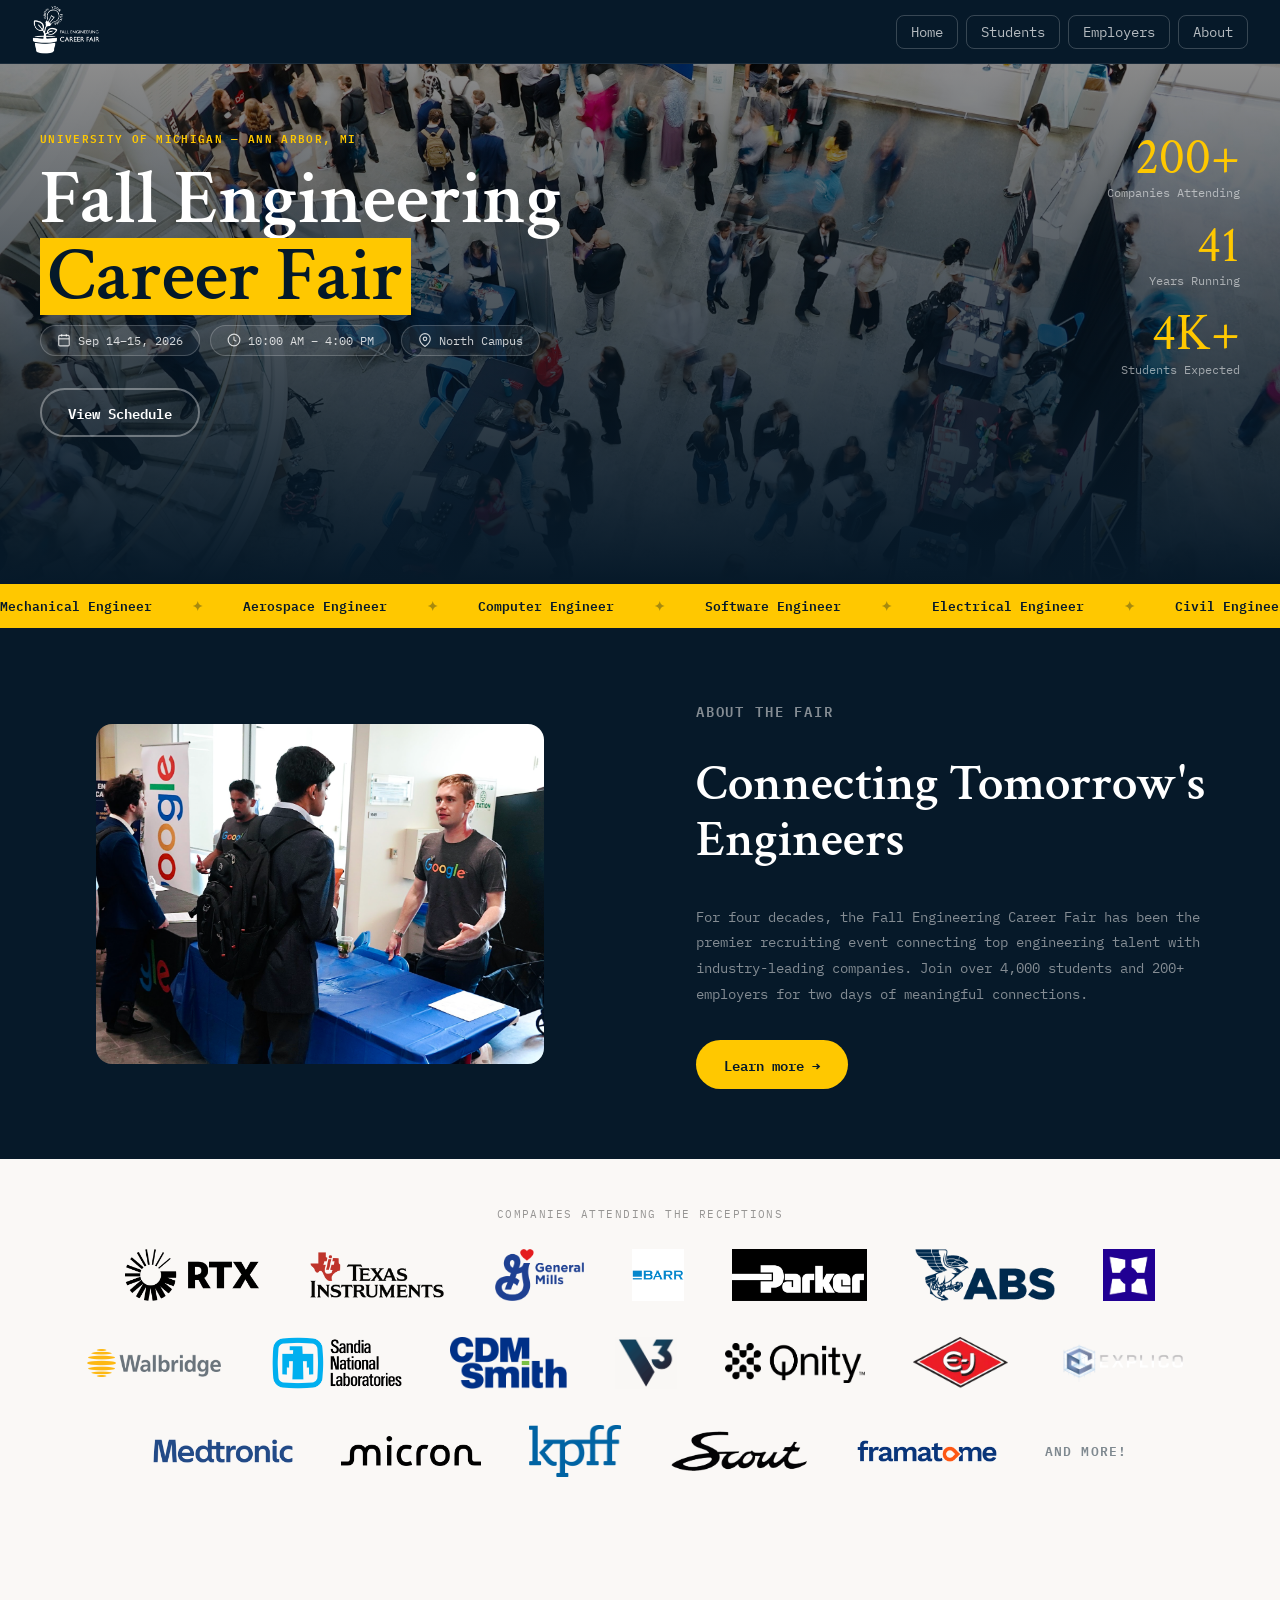
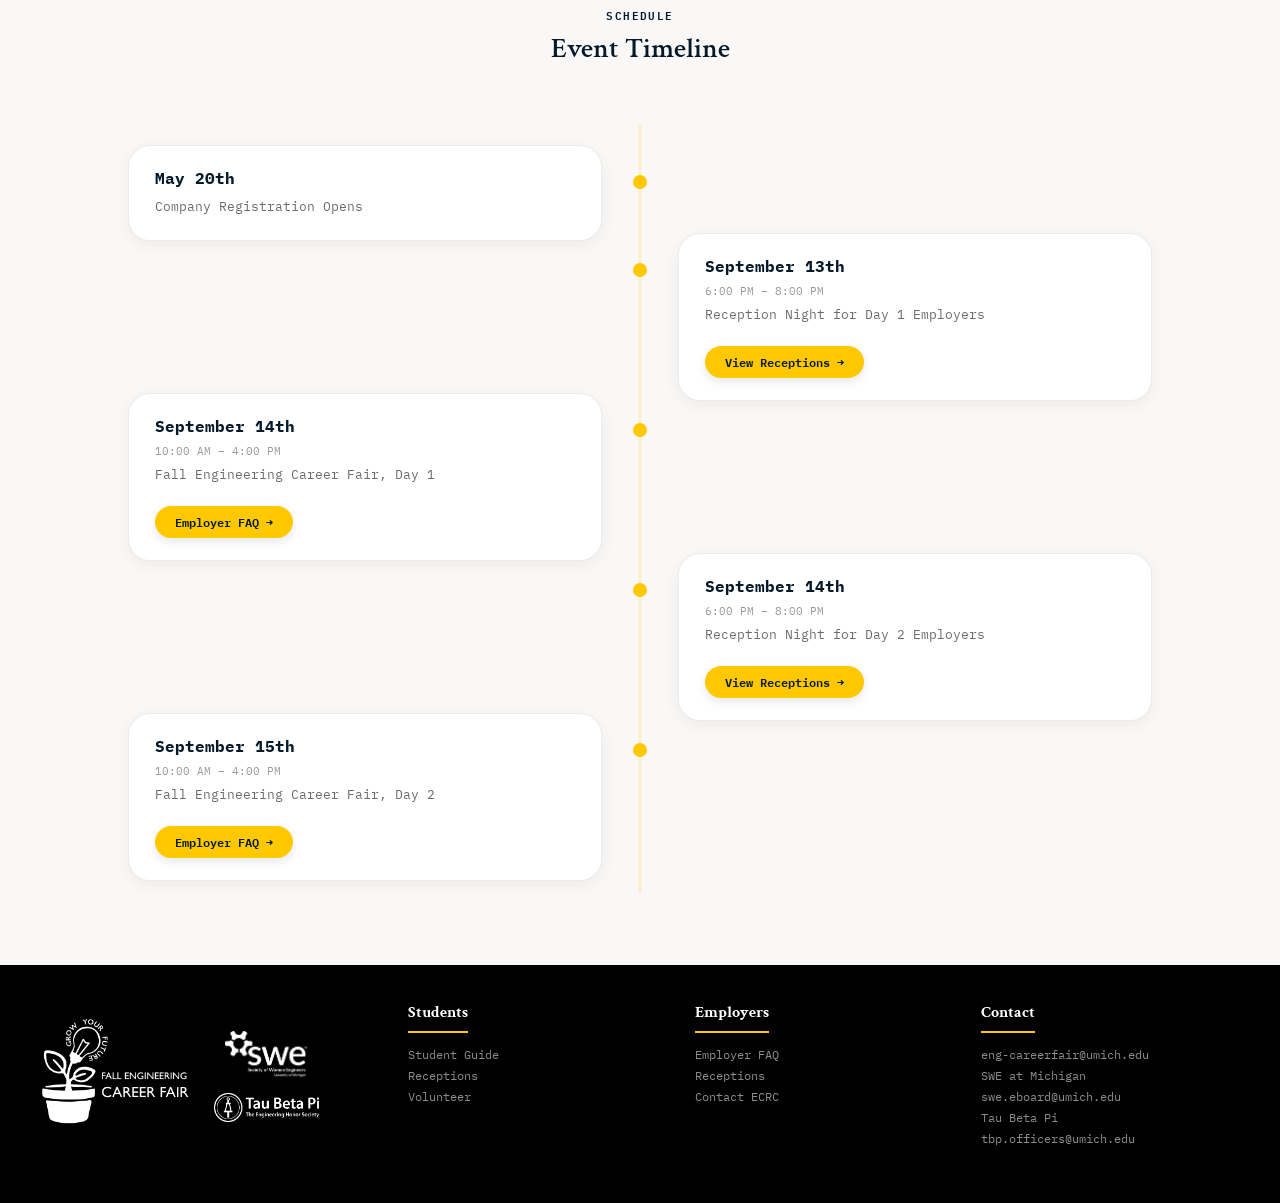
<file: index.html>
<!DOCTYPE html>
<html lang="en">
<head>
    <meta charset="UTF-8">
    <meta name="viewport" content="width=device-width, initial-scale=1.0">
    <title>Fall Engineering Career Fair 2026</title>
    <link href="https://fonts.googleapis.com/css2?family=Crimson+Text:ital,wght@0,600;0,700;1,600&family=IBM+Plex+Mono:wght@400;600&display=swap" 
    rel="stylesheet">
    <link rel="stylesheet" href="css/style.css">
    <link rel="icon" type="image/png" href="img/favicon.png?v=2">
</head>
<script src="js/main.js"></script>
<body>
<div class="page-shell">
<nav class="nav" role="navigation" aria-label="Main navigation">

  <input type="checkbox" id="nav-toggle" class="nav-toggle">

  <a href="index.html" class="nav-logo">
    <img src="img/cf26-logo-white-h.png" alt="Fall Engineering Career Fair 2026 Logo">
  </a>

  <div class="nav-links">
    <a href="index.html" class="nav-link">Home</a>

    <details class="nav-dropdown">
      <summary class="nav-link nav-dropdown-trigger">Students</summary>
      <div class="nav-dropdown-menu">
        <a href="student-guide.html">Student Guide</a>
        <a href="receptions-students.html">Receptions</a>
        <a href="volunteer.html">Volunteer</a>
      </div>
    </details>

    <details class="nav-dropdown">
      <summary class="nav-link nav-dropdown-trigger">Employers</summary>
      <div class="nav-dropdown-menu">
        <a href="employer-faq.html">Employer FAQ</a>
        <a href="receptions.html">Receptions</a>
      </div>
    </details>

    <details class="nav-dropdown nav-dropdown-right">
      <summary class="nav-link nav-dropdown-trigger">About</summary>
      <div class="nav-dropdown-menu">
        <a href="about-us.html">About Us</a>
        <a href="student-leadership.html">Student Leadership</a>
        <a href="gallery.html">Gallery</a>
      </div>
    </details>
  </div>

  <label for="nav-toggle" class="nav-hamburger" aria-label="Toggle navigation menu">
    <span></span>
    <span></span>
    <span></span>
  </label>

</nav>

<section class="hero" aria-labelledby="hero-heading">
  <div class="hero-bg" aria-hidden="true"></div>
  <div class="hero-inner">
    <div>
      <p class="hero-eyebrow">UNIVERSITY OF MICHIGAN — ANN ARBOR, MI</p>
      <h1 class="hero-title" id="hero-heading">
        Fall Engineering<br>
        <span class="yellow-bg">Career Fair</span>
      </h1>
      <div class="hero-pills" role="list" aria-label="Event details">
        <span class="pill" role="listitem">
          <svg width="14" height="14" viewBox="0 0 24 24" fill="none" stroke="currentColor" stroke-width="2" aria-hidden="true"><rect x="3" y="4" width="18" height="18" rx="2"/><line x1="16" y1="2" x2="16" y2="6"/><line x1="8" y1="2" x2="8" y2="6"/><line x1="3" y1="10" x2="21" y2="10"/></svg>
          Sep 14–15, 2026
        </span>
        <span class="pill" role="listitem">
          <svg width="14" height="14" viewBox="0 0 24 24" fill="none" stroke="currentColor" stroke-width="2" aria-hidden="true"><circle cx="12" cy="12" r="10"/><polyline points="12 6 12 12 16 14"/></svg>
          10:00 AM – 4:00 PM
        </span>
        <span class="pill" role="listitem">
          <svg width="14" height="14" viewBox="0 0 24 24" fill="none" stroke="currentColor" stroke-width="2" aria-hidden="true"><path d="M21 10c0 7-9 13-9 13s-9-6-9-13a9 9 0 0 1 18 0z"/><circle cx="12" cy="10" r="3"/></svg>
          North Campus
        </span>
      </div>
      <div class="hero-btns">
        <a href="#timeline" class="btn-ghost">View Schedule</a>
      </div>
    </div>
    <div class="hero-stats" aria-label="Event statistics">
      <div>
        <div class="stat-num">200+</div>
        <div class="stat-label">Companies Attending</div>
      </div>
      <div>
        <div class="stat-num">41</div>
        <div class="stat-label">Years Running</div>
      </div>
      <div>
        <div class="stat-num">4K+</div>
        <div class="stat-label">Students Expected</div>
      </div>
    </div>
  </div>
</section>

<div class="ticker" aria-hidden="true">
  <div class="ticker-track">
    <span>Mechanical Engineer</span><span class="dot">✦</span>
    <span>Aerospace Engineer</span><span class="dot">✦</span>
    <span>Computer Engineer</span><span class="dot">✦</span>
    <span>Software Engineer</span><span class="dot">✦</span>
    <span>Electrical Engineer</span><span class="dot">✦</span>
    <span>Civil Engineer</span><span class="dot">✦</span>
    <span>Data Scientist</span><span class="dot">✦</span>
    <span>Systems Engineer</span><span class="dot">✦</span>
    <span>Chemical Engineer</span><span class="dot">✦</span>
    <span>Product Manager</span><span class="dot">✦</span>
    <span>Biomedical Engineer</span><span class="dot">✦</span>
    <span>Robotics Engineer</span><span class="dot">✦</span>
    <span>Machine Learning Engineer</span><span class="dot">✦</span>
    <span>Mechanical Engineer</span><span class="dot">✦</span>
    <span>Aerospace Engineer</span><span class="dot">✦</span>
    <span>Computer Engineer</span><span class="dot">✦</span>
    <span>Software Engineer</span><span class="dot">✦</span>
    <span>Electrical Engineer</span><span class="dot">✦</span>
    <span>Civil Engineer</span><span class="dot">✦</span>
    <span>Data Scientist</span><span class="dot">✦</span>
    <span>Systems Engineer</span><span class="dot">✦</span>
    <span>Chemical Engineer</span><span class="dot">✦</span>
    <span>Product Manager</span><span class="dot">✦</span>
    <span>Biomedical Engineer</span><span class="dot">✦</span>
    <span>Robotics Engineer</span><span class="dot">✦</span>
    <span>Machine Learning Engineer</span><span class="dot">✦</span>
  </div>
</div>

<section class="connecting" aria-labelledby="connecting-heading">
<div class="connecting-img-container">
  <img src="img/google1.png" alt="Students and recruiters networking at the 2026 Career Fair" class="connecting-img">
</div>
  <div class="connecting-text">
    <p class="section-tag section-tag-light">ABOUT THE FAIR</p>
    <h2 class="section-title" id="connecting-heading">Connecting Tomorrow's Engineers</h2>
    <p>For four decades, the Fall Engineering Career Fair has been the premier recruiting event 
      connecting top engineering talent with industry-leading companies. Join over 4,000 students 
      and 200+ employers for two days of meaningful connections.</p>
    <a href="about-us.html" class="btn btn-yellow-lg">Learn more →</a>
  </div>
</section>

<section class="companies-showcase" aria-label="Companies attending the receptions">
  <p class="companies-showcase-label">Companies Attending the Receptions</p>
  <ul class="companies-logo-grid">
    <li><img src="img/logos/companies/rtx.png" alt="RTX" loading="lazy"></li>
    <li><img src="img/logos/companies/texas-instruments.png" alt="Texas Instruments" loading="lazy"></li>
    <li><img src="img/logos/companies/general-mills.png" alt="General Mills" loading="lazy"></li>
    <li><img src="img/logos/companies/barr-engineering.png" alt="Barr Engineering Co." loading="lazy"></li>
    <li><img src="img/logos/companies/parker-hannifin.png" alt="Parker Hannifin" loading="lazy"></li>
    <li><img src="img/logos/companies/american-bureau-of-shipping.png" alt="American Bureau of Shipping" loading="lazy"></li>
    <li><img src="img/logos/companies/bastion-trading.png" alt="Bastion Trading" loading="lazy"></li>
    <li><img src="img/logos/companies/walbridge.png" alt="Walbridge" loading="lazy"></li>
    <li><img src="img/logos/companies/sandia-national-laboratories.png" alt="Sandia National Laboratories" loading="lazy"></li>
    <li><img src="img/logos/companies/cdm-smith.png" alt="CDM Smith" loading="lazy"></li>
    <li><img src="img/logos/companies/v3-companies.png" alt="V3 Companies" loading="lazy"></li>
    <li><img src="img/logos/companies/qnity.png" alt="Qnity" loading="lazy"></li>
    <li><img src="img/logos/companies/e-j.png" alt="E-J" loading="lazy"></li>
    <li><img src="img/logos/companies/explico.png" alt="Explico Inc." loading="lazy"></li>
    <li><img src="img/logos/companies/medtronic.png" alt="Medtronic" loading="lazy"></li>
    <li><img src="img/logos/companies/micron.png" alt="Micron" loading="lazy"></li>
    <li><img src="img/logos/companies/kpff-consulting-engineers.png" alt="KPFF Consulting Engineers" loading="lazy"></li>
    <li><img src="img/logos/companies/scout-motors.png" alt="Scout Motors Inc." loading="lazy"></li>
    <li><img src="img/logos/companies/framatome.png" alt="Framatome" loading="lazy"></li>
    <li class="companies-more">And more!</li>
  </ul>
</section>

<section id="timeline" class="section timeline-section" aria-labelledby="timeline-heading">
  <p class="section-tag">SCHEDULE</p>
  <h2 class="section-title" id="timeline-heading">Event Timeline</h2>

  <div class="timeline">

    <div class="timeline-item left">
      <div class="timeline-content">
        <div class="tl-date">May 20th</div>
        <div class="tl-event">Company Registration Opens</div>
      </div>
    </div>

    <div class="timeline-item right">
      <div class="timeline-content">
        <div class="tl-date">September 13th</div>
        <div class="tl-date-note">6:00 PM – 8:00 PM</div>
        <div class="tl-event">Reception Night for Day 1 Employers</div>
        <a href="receptions.html" class="btn-yellow-timeline">
          View Receptions →
        </a>
      </div>
    </div>

    <div class="timeline-item left">
      <div class="timeline-content">
        <div class="tl-date">September 14th</div>
        <div class="tl-date-note">10:00 AM – 4:00 PM</div>
        <div class="tl-event">Fall Engineering Career Fair, Day 1</div>
        <a href="employer-faq.html" class="btn-yellow-timeline">
          Employer FAQ →
        </a>
      </div>
    </div>

    <div class="timeline-item right">
      <div class="timeline-content">
        <div class="tl-date">September 14th</div>
        <div class="tl-date-note">6:00 PM – 8:00 PM</div>
        <div class="tl-event">Reception Night for Day 2 Employers</div>
        <a href="receptions.html" class="btn-yellow-timeline">
          View Receptions →
        </a>
      </div>
    </div>

    <div class="timeline-item left">
      <div class="timeline-content">
        <div class="tl-date">September 15th</div>
        <div class="tl-date-note">10:00 AM – 4:00 PM</div>
        <div class="tl-event">Fall Engineering Career Fair, Day 2</div>
        <a href="employer-faq.html" class="btn-yellow-timeline">
          Employer FAQ →
        </a>
      </div>
    </div>

  </div>
</section>

<footer role="contentinfo">

  <div class="footer-grid">
    <div class="footer-brand">
      <div class="footer-logo-group">

        <a href="index.html" class="footer-main-logo" aria-label="Fall Engineering Career Fair Home">
          <img
            src="img/cf26-logo-white-h.png"
            alt="Fall Engineering Career Fair 2026 Logo"
          >
        </a>

        <div class="footer-partner-stack">
          <a href="https://www.sweumich.org/" target="_blank" rel="noopener" class="footer-partner-logo">
            <img
              src="logos/swe_white_trans.png"
              alt="SWE at Michigan"
            >
          </a>

          <a href="https://tbp.engin.umich.edu/" target="_blank" rel="noopener" class="footer-partner-logo">
            <img
              src="logos/tbp_white_trans.png"
              alt="Tau Beta Pi"
            >
          </a>
        </div>

      </div>
    </div>

    <div>
      <div class="footer-col-head">Students</div>

      <nav class="footer-links">
        <a href="student-guide.html">Student Guide</a>
        <a href="receptions-students.html">Receptions</a>
        <a href="volunteer.html">Volunteer</a>
      </nav>
    </div>

    <div>
      <div class="footer-col-head">Employers</div>

      <nav class="footer-links">
        <a href="employer-faq.html">Employer FAQ</a>
        <a href="receptions.html">Receptions</a>
        <a href="mailto:eng-careerfair@umich.edu">
          Contact ECRC
        </a>
      </nav>
    </div>

    <div>
      <div class="footer-col-head">Contact</div>

      <nav class="footer-links">
        <a href="mailto:eng-careerfair@umich.edu">
          eng-careerfair@umich.edu
        </a>

        <a href="https://www.sweumich.org/" target="_blank" rel="noopener">
          SWE at Michigan
        </a>

        <a href="mailto:swe.eboard@umich.edu">
          swe.eboard@umich.edu
        </a>

        <a href="https://tbp.engin.umich.edu/" target="_blank" rel="noopener">
          Tau Beta Pi
        </a>

        <a href="mailto:tbp.officers@umich.edu">
          tbp.officers@umich.edu
        </a>
      </nav>
    </div>

  </div>

</footer>
</div>
</body>
</html>
</file>
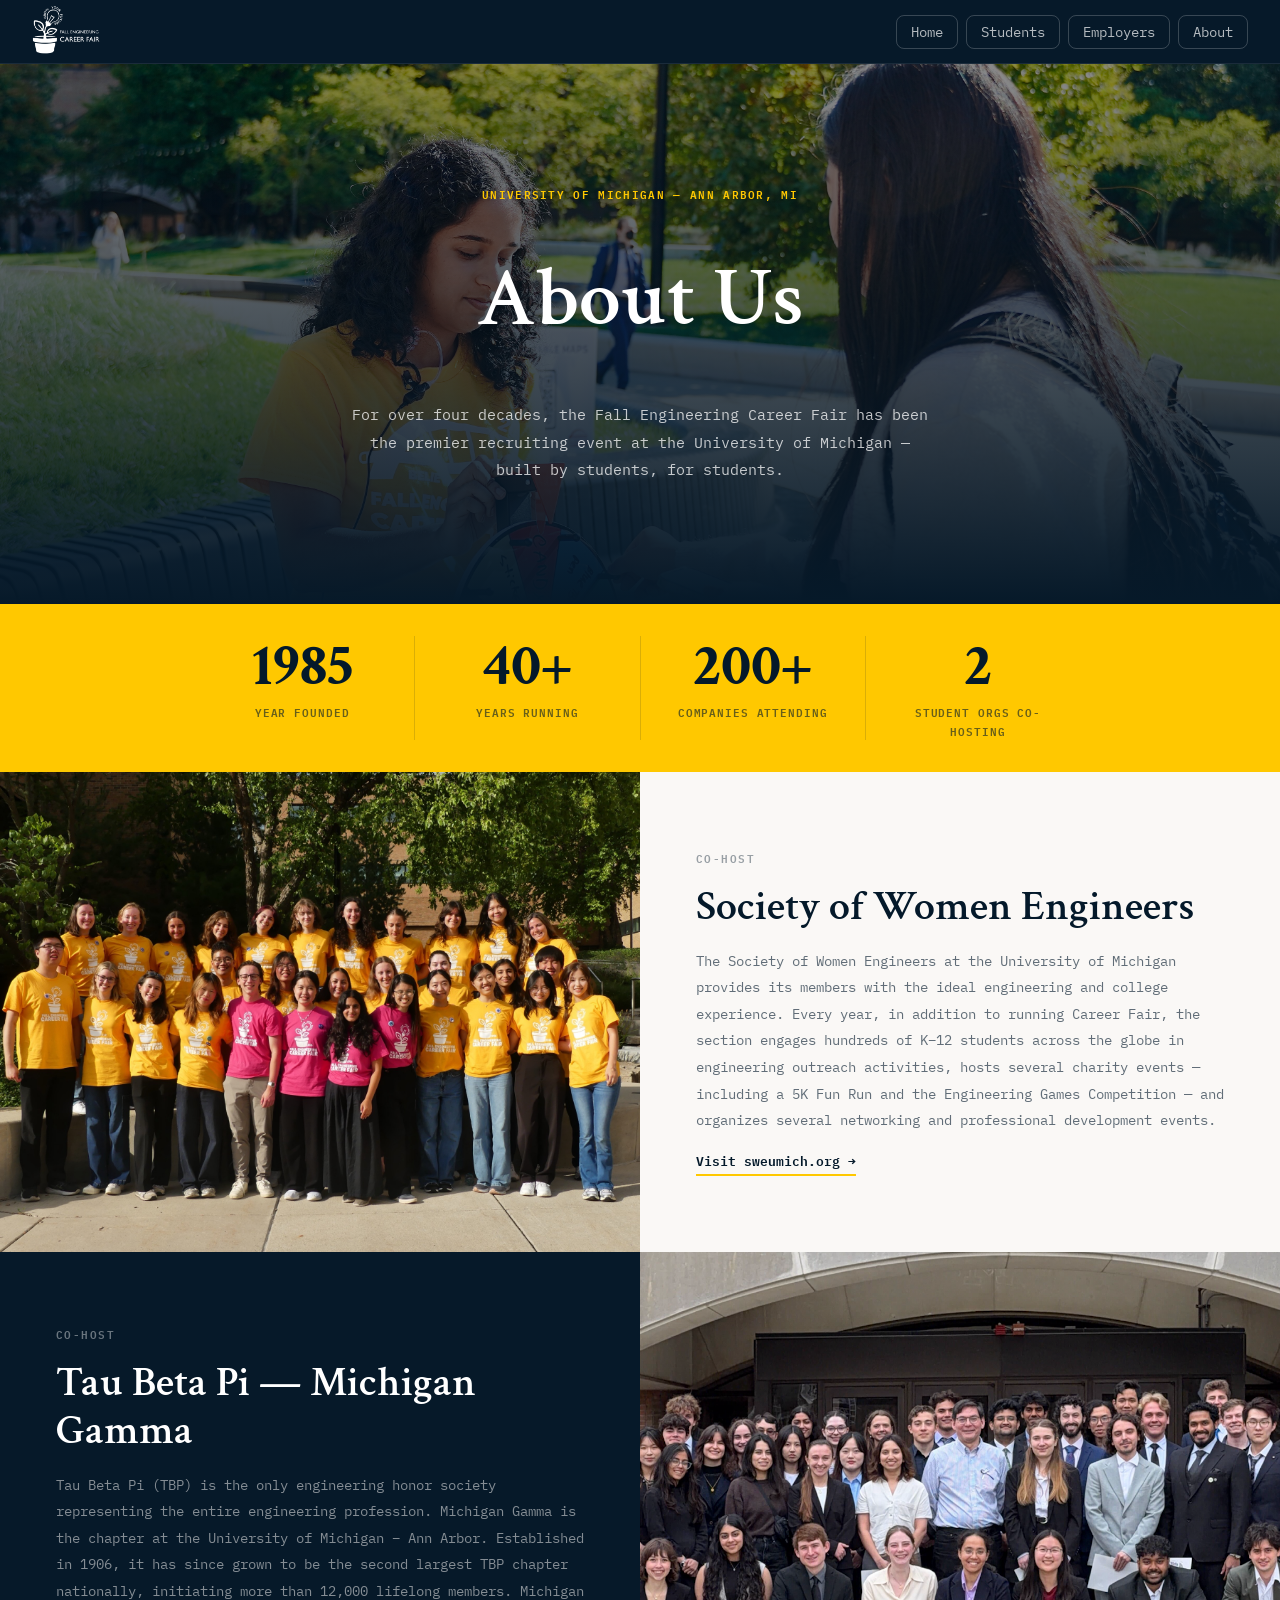
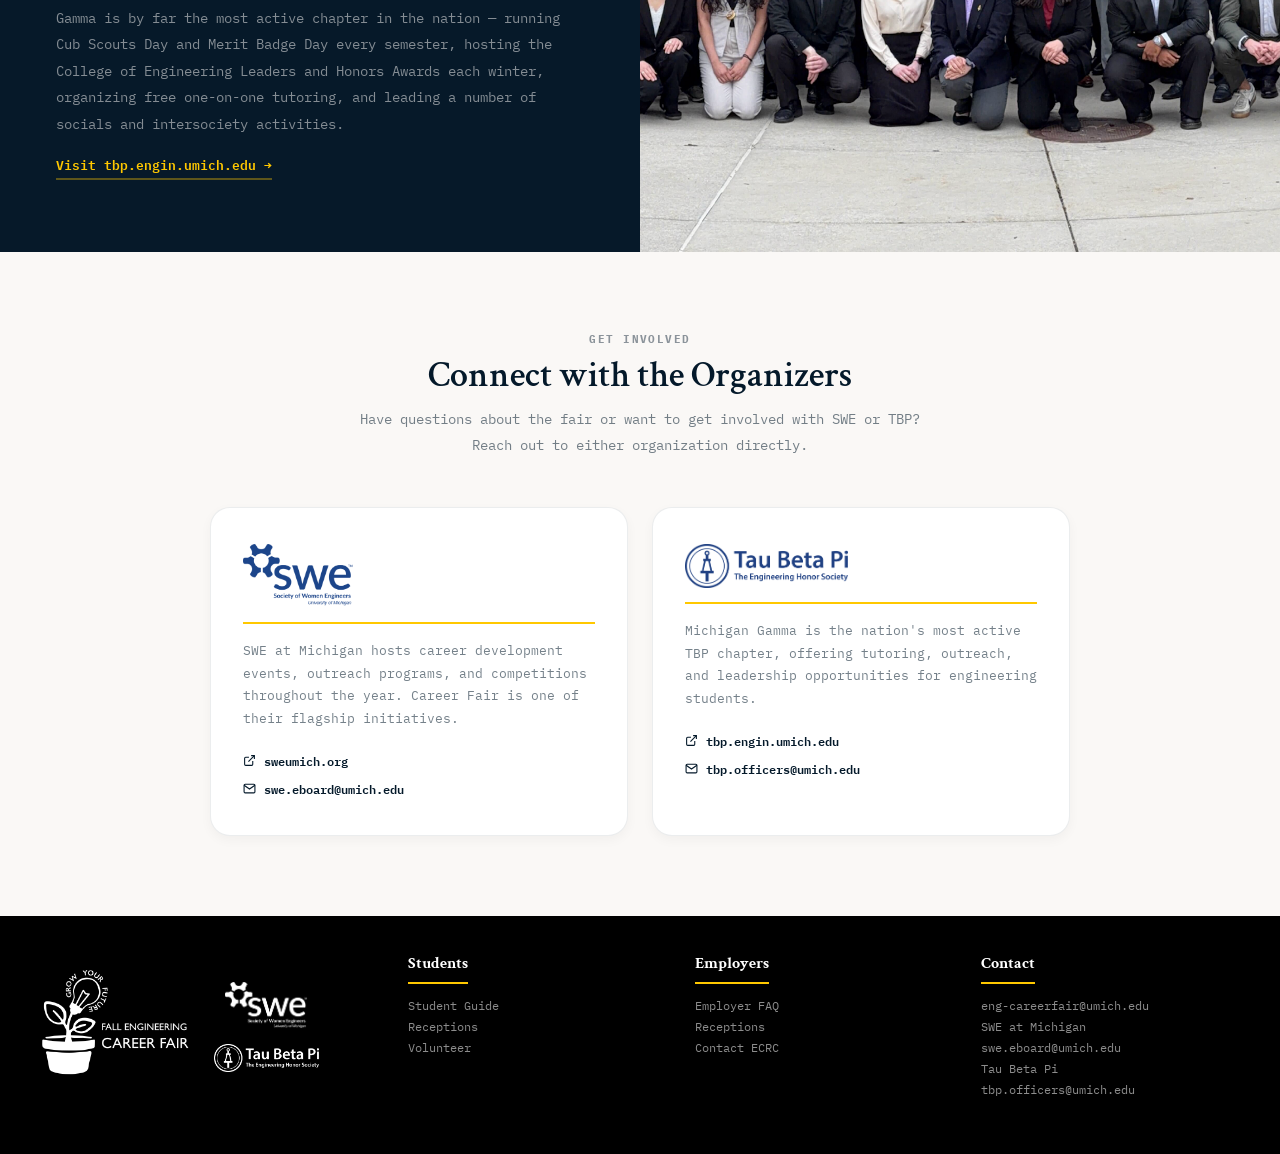
<file: about-us.html>
<!DOCTYPE html>
<html lang="en">
<head>
  <meta charset="UTF-8">
  <meta name="viewport" content="width=device-width, initial-scale=1.0">
  <title>About Us — Fall Engineering Career Fair 2026</title>
  <link href="https://fonts.googleapis.com/css2?family=Crimson+Text:ital,wght@0,600;0,700;1,600&family=IBM+Plex+Mono:wght@400;600&display=swap" rel="stylesheet">
  <link rel="icon" type="image/png" href="img/favicon.png?v=2">
  <link rel="stylesheet" href="css/style.css">
</head>
<body>
<div class="page-shell">

<nav class="nav" role="navigation" aria-label="Main navigation">

  <input type="checkbox" id="nav-toggle" class="nav-toggle">

  <a href="index.html" class="nav-logo">
    <img src="img/cf26-logo-white-h.png" alt="Fall Engineering Career Fair 2026 Logo">
  </a>

  <div class="nav-links">
    <a href="index.html" class="nav-link">Home</a>

    <details class="nav-dropdown">
      <summary class="nav-link nav-dropdown-trigger">Students</summary>
      <div class="nav-dropdown-menu">
        <a href="student-guide.html">Student Guide</a>
        <a href="receptions-students.html">Receptions</a>
        <a href="volunteer.html">Volunteer</a>
      </div>
    </details>

    <details class="nav-dropdown">
      <summary class="nav-link nav-dropdown-trigger">Employers</summary>
      <div class="nav-dropdown-menu">
        <a href="employer-faq.html">Employer FAQ</a>
        <a href="receptions.html">Receptions</a>
      </div>
    </details>

    <details class="nav-dropdown nav-dropdown-right">
      <summary class="nav-link nav-dropdown-trigger">About</summary>
      <div class="nav-dropdown-menu">
        <a href="about-us.html">About Us</a>
        <a href="student-leadership.html">Student Leadership</a>
        <a href="gallery.html">Gallery</a>
      </div>
    </details>
  </div>

  <label for="nav-toggle" class="nav-hamburger" aria-label="Toggle navigation menu">
    <span></span>
    <span></span>
    <span></span>
  </label>

</nav>

<section class="hero about-hero" aria-labelledby="about-heading">
  <div class="hero-bg" aria-hidden="true"></div>
  <div class="hero-inner">
    <p class="hero-eyebrow">UNIVERSITY OF MICHIGAN — ANN ARBOR, MI</p>
    <h1 class="hero-title" id="about-heading">About Us</h1>
    <p class="hero-sub">
      For over four decades, the Fall Engineering Career Fair has been the premier
      recruiting event at the University of Michigan — built by students, for students.
    </p>
  </div>
</section>

<div class="about-stats-strip" role="region" aria-label="Fair statistics">
  <div class="about-stats-inner">
    <div class="about-stat">
      <div class="about-stat-num">1985</div>
      <div class="about-stat-label">Year Founded</div>
    </div>
    <div class="about-stat">
      <div class="about-stat-num">40+</div>
      <div class="about-stat-label">Years Running</div>
    </div>
    <div class="about-stat">
      <div class="about-stat-num">200+</div>
      <div class="about-stat-label">Companies Attending</div>
    </div>
    <div class="about-stat">
      <div class="about-stat-num">2</div>
      <div class="about-stat-label">Student Orgs Co-Hosting</div>
    </div>
  </div>
</div>

<section class="about-org-section light" aria-labelledby="swe-heading">

  <div class="org-img">
    <img
      src="img/swe-photo.jpg"
      alt="SWE at Michigan members"
      loading="lazy"
    >
  </div>

  <div class="org-text">
    <p class="org-tag">CO-HOST</p>
    <h2 class="org-title" id="swe-heading">Society of Women Engineers</h2>
    <p class="org-desc">
      The Society of Women Engineers at the University of Michigan provides its members with
      the ideal engineering and college experience. Every year, in addition to running Career
      Fair, the section engages hundreds of K–12 students across the globe in engineering
      outreach activities, hosts several charity events — including a 5K Fun Run and the
      Engineering Games Competition — and organizes several networking and professional
      development events.
    </p>
    <a
      href="https://www.sweumich.org/"
      target="_blank"
      rel="noopener"
      class="org-link"
      aria-label="Visit the SWE at Michigan website"
    >
      Visit sweumich.org →
    </a>
  </div>

</section>

<section class="about-org-section dark" aria-labelledby="tbp-heading">

  <div class="org-img">
    <img
      src="img/tbp.png"
      alt="Tau Beta Pi Michigan Gamma chapter members"
      loading="lazy"
    >
  </div>

  <div class="org-text">
    <p class="org-tag">CO-HOST</p>
    <h2 class="org-title" id="tbp-heading">Tau Beta Pi — Michigan Gamma</h2>
    <p class="org-desc">
      Tau Beta Pi (TBP) is the only engineering honor society representing the entire
      engineering profession. Michigan Gamma is the chapter at the University of Michigan –
      Ann Arbor. Established in 1906, it has since grown to be the second largest TBP chapter
      nationally, initiating more than 12,000 lifelong members. Michigan Gamma is by far the
      most active chapter in the nation — running Cub Scouts Day and Merit Badge Day every
      semester, hosting the College of Engineering Leaders and Honors Awards each winter,
      organizing free one-on-one tutoring, and leading a number of socials and intersociety
      activities.
    </p>
    <a
      href="https://tbp.engin.umich.edu/"
      target="_blank"
      rel="noopener"
      class="org-link"
      aria-label="Visit the Tau Beta Pi Michigan Gamma website"
    >
      Visit tbp.engin.umich.edu →
    </a>
  </div>

</section>

<section class="about-connect-section" aria-labelledby="connect-heading">
  <p class="section-tag">GET INVOLVED</p>
  <h2 class="section-title" id="connect-heading">Connect with the Organizers</h2>
  <p class="section-sub">
    Have questions about the fair or want to get involved with SWE or TBP?
    Reach out to either organization directly.
  </p>

  <div class="connect-cards">

    <div class="connect-card">
      <div class="connect-card-head">
        <img src="img/swe-logo.png" alt="Society of Women Engineers" class="connect-org-logo">
      </div>
      <p>
        SWE at Michigan hosts career development events, outreach programs, and competitions
        throughout the year. Career Fair is one of their flagship initiatives.
      </p>
      <div class="connect-card-links">
        <a href="https://www.sweumich.org/" target="_blank" rel="noopener" class="connect-card-link">
          <svg viewBox="0 0 24 24" aria-hidden="true"><path d="M18 13v6a2 2 0 0 1-2 2H5a2 2 0 0 1-2-2V8a2 2 0 0 1 2-2h6"/><polyline points="15 3 21 3 21 9"/><line x1="10" y1="14" x2="21" y2="3"/></svg>
          sweumich.org
        </a>
        <a href="mailto:swe.eboard@umich.edu" class="connect-card-link">
          <svg viewBox="0 0 24 24" aria-hidden="true"><path d="M4 4h16c1.1 0 2 .9 2 2v12c0 1.1-.9 2-2 2H4c-1.1 0-2-.9-2-2V6c0-1.1.9-2 2-2z"/><polyline points="22,6 12,13 2,6"/></svg>
          swe.eboard@umich.edu
        </a>
      </div>
    </div>

    <div class="connect-card">
      <div class="connect-card-head">
        <img src="img/tbp-logo.png" alt="Tau Beta Pi" class="connect-org-logo connect-org-logo-tbp">
      </div>
      <p>
        Michigan Gamma is the nation's most active TBP chapter, offering tutoring, outreach,
        and leadership opportunities for engineering students.
      </p>
      <div class="connect-card-links">
        <a href="https://tbp.engin.umich.edu/" target="_blank" rel="noopener" class="connect-card-link">
          <svg viewBox="0 0 24 24" aria-hidden="true"><path d="M18 13v6a2 2 0 0 1-2 2H5a2 2 0 0 1-2-2V8a2 2 0 0 1 2-2h6"/><polyline points="15 3 21 3 21 9"/><line x1="10" y1="14" x2="21" y2="3"/></svg>
          tbp.engin.umich.edu
        </a>
        <a href="mailto:tbp.officers@umich.edu" class="connect-card-link">
          <svg viewBox="0 0 24 24" aria-hidden="true"><path d="M4 4h16c1.1 0 2 .9 2 2v12c0 1.1-.9 2-2 2H4c-1.1 0-2-.9-2-2V6c0-1.1.9-2 2-2z"/><polyline points="22,6 12,13 2,6"/></svg>
          tbp.officers@umich.edu
        </a>
      </div>
    </div>

  </div>
</section>

<footer role="contentinfo">

  <div class="footer-grid">
    <div class="footer-brand">
      <div class="footer-logo-group">

        <a href="index.html" class="footer-main-logo" aria-label="Fall Engineering Career Fair Home">
          <img
            src="img/cf26-logo-white-h.png"
            alt="Fall Engineering Career Fair 2026 Logo"
          >
        </a>

        <div class="footer-partner-stack">
          <a href="https://www.sweumich.org/" target="_blank" rel="noopener" class="footer-partner-logo">
            <img
              src="logos/swe_white_trans.png"
              alt="SWE at Michigan"
            >
          </a>

          <a href="https://tbp.engin.umich.edu/" target="_blank" rel="noopener" class="footer-partner-logo">
            <img
              src="logos/tbp_white_trans.png"
              alt="Tau Beta Pi"
            >
          </a>
        </div>

      </div>
    </div>

    <div>
      <div class="footer-col-head">Students</div>

      <nav class="footer-links">
        <a href="student-guide.html">Student Guide</a>
        <a href="receptions-students.html">Receptions</a>
        <a href="volunteer.html">Volunteer</a>
      </nav>
    </div>

    <div>
      <div class="footer-col-head">Employers</div>

      <nav class="footer-links">
        <a href="employer-faq.html">Employer FAQ</a>
        <a href="receptions.html">Receptions</a>
        <a href="mailto:eng-careerfair@umich.edu">
          Contact ECRC
        </a>
      </nav>
    </div>

    <div>
      <div class="footer-col-head">Contact</div>

      <nav class="footer-links">
        <a href="mailto:eng-careerfair@umich.edu">
          eng-careerfair@umich.edu
        </a>

        <a href="https://www.sweumich.org/" target="_blank" rel="noopener">
          SWE at Michigan
        </a>

        <a href="mailto:swe.eboard@umich.edu">
          swe.eboard@umich.edu
        </a>

        <a href="https://tbp.engin.umich.edu/" target="_blank" rel="noopener">
          Tau Beta Pi
        </a>

        <a href="mailto:tbp.officers@umich.edu">
          tbp.officers@umich.edu
        </a>
      </nav>
    </div>

  </div>

</footer>
</div>

</body>
</html>
</file>
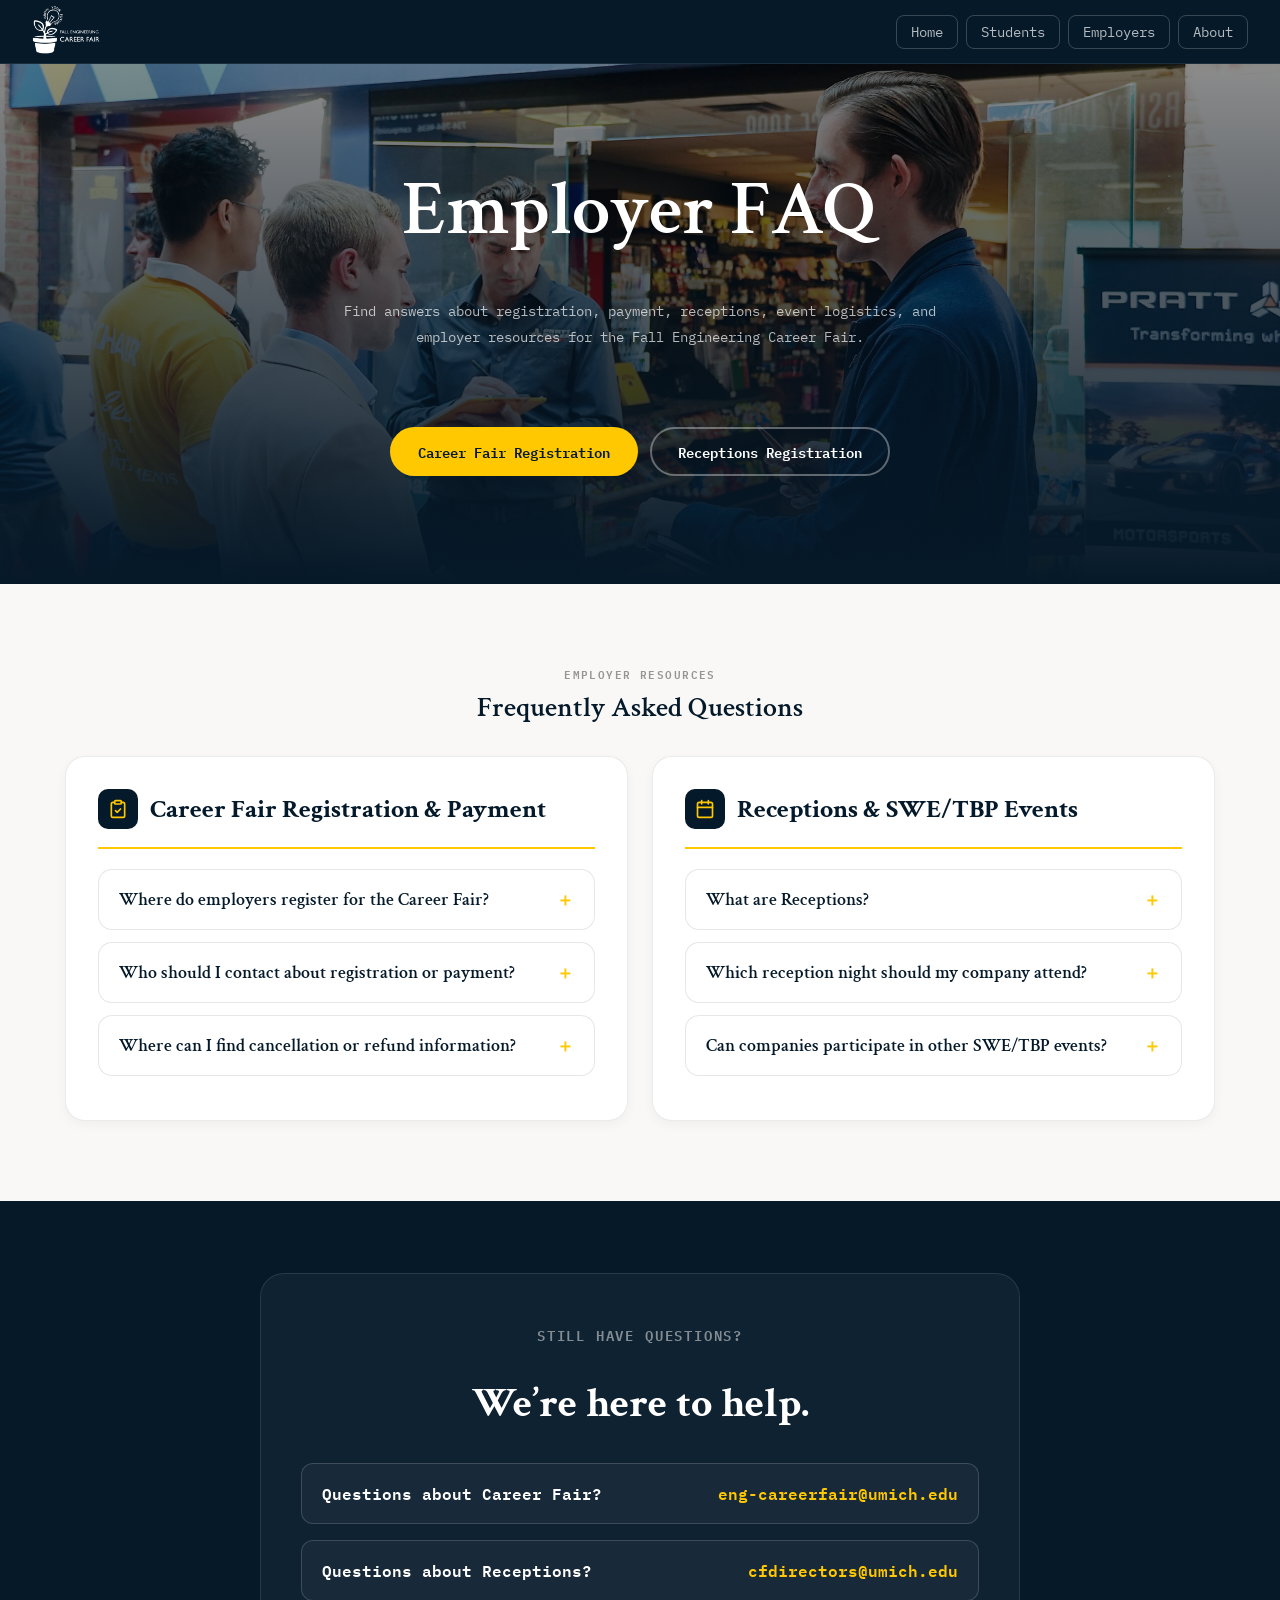
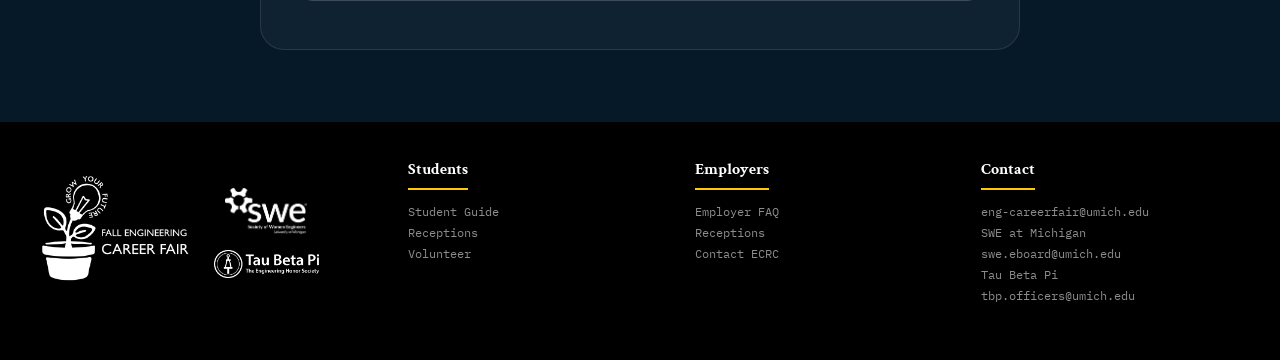
<file: employer-faq.html>
<!DOCTYPE html>
<html lang="en">
<head>
  <meta charset="UTF-8">
  <meta name="viewport" content="width=device-width, initial-scale=1.0">
  <title>Employer FAQ — Fall Engineering Career Fair 2026</title>

  <link href="https://fonts.googleapis.com/css2?family=Crimson+Text:ital,wght@0,600;0,700;1,600&family=IBM+Plex+Mono:wght@400;600&display=swap" rel="stylesheet">
  <link rel="icon" type="image/png" href="img/favicon.png?v=2">

  <link rel="stylesheet" href="css/style.css">
</head>
<body>
<div class="page-shell">

<nav class="nav" role="navigation" aria-label="Main navigation">

  <input type="checkbox" id="nav-toggle" class="nav-toggle">

  <a href="index.html" class="nav-logo">
    <img src="img/cf26-logo-white-h.png" alt="Fall Engineering Career Fair 2026 Logo">
  </a>

  <div class="nav-links">
    <a href="index.html" class="nav-link">Home</a>

    <details class="nav-dropdown">
      <summary class="nav-link nav-dropdown-trigger">Students</summary>
      <div class="nav-dropdown-menu">
        <a href="student-guide.html">Student Guide</a>
        <a href="receptions-students.html">Receptions</a>
        <a href="volunteer.html">Volunteer</a>
      </div>
    </details>

    <details class="nav-dropdown">
      <summary class="nav-link nav-dropdown-trigger">Employers</summary>
      <div class="nav-dropdown-menu">
        <a href="employer-faq.html">Employer FAQ</a>
        <a href="receptions.html">Receptions</a>
      </div>
    </details>

    <details class="nav-dropdown nav-dropdown-right">
      <summary class="nav-link nav-dropdown-trigger">About</summary>
      <div class="nav-dropdown-menu">
        <a href="about-us.html">About Us</a>
        <a href="student-leadership.html">Student Leadership</a>
        <a href="gallery.html">Gallery</a>
      </div>
    </details>
  </div>

  <label for="nav-toggle" class="nav-hamburger" aria-label="Toggle navigation menu">
    <span></span>
    <span></span>
    <span></span>
  </label>

</nav>

<section class="hero faq-hero" aria-labelledby="faq-heading">
  <div class="hero-bg" aria-hidden="true"></div>

  <div class="hero-inner">
    <h1 class="hero-title" id="faq-heading">Employer FAQ</h1>
    <p class="hero-sub">
      Find answers about registration, payment, receptions, event logistics, and employer resources for the Fall Engineering Career Fair.
    </p>

    <div class="hero-btns">
      <a href="https://career.engin.umich.edu/career-fairs-employers/" class="btn btn-yellow-lg" target="_blank" rel="noopener">
        Career Fair Registration
      </a>
      <a href="receptions.html" class="btn-ghost-light">
        Receptions Registration
      </a>
    </div>
  </div>
</section>

<section class="faq-section" aria-labelledby="faq-main-heading">
  <p class="section-tag">EMPLOYER RESOURCES</p>
  <h2 class="section-title" id="faq-main-heading">Frequently Asked Questions</h2>

  <div class="faq-grid">

    <div class="faq-category">
      <div class="faq-category-head">
        <div class="faq-category-icon" aria-hidden="true">
          <svg viewBox="0 0 24 24" fill="none" stroke="currentColor" stroke-width="2" stroke-linecap="round" stroke-linejoin="round"><rect x="8" y="2" width="8" height="4" rx="1"/><path d="M16 4h2a2 2 0 0 1 2 2v14a2 2 0 0 1-2 2H6a2 2 0 0 1-2-2V6a2 2 0 0 1 2-2h2"/><path d="M9 14l2 2 4-4"/></svg>
        </div>
        <h3>Career Fair Registration &amp; Payment</h3>
      </div>

      <details class="faq-item">
        <summary>Where do employers register for the Career Fair?</summary>
        <p>
          Employer registration and payment information should be completed through the Engineering Career Resource Center.
          <a href="https://career.engin.umich.edu/career-fairs-employers/" target="_blank" rel="noopener">Visit the ECRC website →</a>
        </p>
      </details>

      <details class="faq-item">
        <summary>Who should I contact about registration or payment?</summary>
        <p>
          Please contact the Engineering Career Resource Center at
          <a href="mailto:eng-careerfair@umich.edu">eng-careerfair@umich.edu</a>.
        </p>
      </details>

      <details class="faq-item">
        <summary>Where can I find cancellation or refund information?</summary>
        <p>
          Cancellation, refund, and payment policies should be referenced through ECRC’s Employer Registration Guide.
          <a href="https://career.engin.umich.edu/career-fairs-employers/" target="_blank" rel="noopener">View ECRC information →</a>
        </p>
      </details>
    </div>

    <div class="faq-category">
      <div class="faq-category-head">
        <div class="faq-category-icon" aria-hidden="true">
          <svg viewBox="0 0 24 24" fill="none" stroke="currentColor" stroke-width="2" stroke-linecap="round" stroke-linejoin="round"><rect x="3" y="4" width="18" height="18" rx="2"/><line x1="16" y1="2" x2="16" y2="6"/><line x1="8" y1="2" x2="8" y2="6"/><line x1="3" y1="10" x2="21" y2="10"/></svg>
        </div>
        <h3>Receptions &amp; SWE/TBP Events</h3>
      </div>

      <details class="faq-item">
        <summary>What are Receptions?</summary>
        <p>
          Receptions are relaxed pre-fair networking events hosted before the Career Fair. They help companies connect with students in a more casual, conversational setting.
        </p>
      </details>

      <details class="faq-item">
        <summary>Which reception night should my company attend?</summary>
        <p>
          Reception nights correspond to Career Fair attendance days. Companies attending the Monday fair attend the Sunday reception, and companies attending the Tuesday fair attend the Monday reception.
          <a href="receptions.html">View reception details →</a>
        </p>
      </details>

      <details class="faq-item">
        <summary>Can companies participate in other SWE/TBP events?</summary>
        <p>
          Yes. Employers may have opportunities to participate in receptions,
          sponsorships, and other SWE/TBP-related events connected to the Career Fair.
        </p>

        <div class="faq-contact-list">
          <p>
            <strong>SWE-related events:</strong>
            <a href="mailto:swe.car.directors@umich.edu">
              swe.car.directors@umich.edu
            </a>
          </p>

          <p>
            <strong>TBP-related events:</strong>
            <a href="mailto:tbp-corporate@umich.edu">
              tbp-corporate@umich.edu
            </a>
          </p>
        </div>
      </details>
    </div>

  </div>
</section>

<section class="faq-contact" aria-labelledby="contact-heading">
  <div class="faq-contact-card">
    <p class="section-tag section-tag-yellow">STILL HAVE QUESTIONS?</p>

    <h2 id="contact-heading">We’re here to help.</h2>

    <div class="faq-contact-options">

      <div class="faq-contact-option">
        <span class="faq-contact-label">Questions about Career Fair?</span>

        <a href="mailto:eng-careerfair@umich.edu">
          eng-careerfair@umich.edu
        </a>
      </div>

      <div class="faq-contact-option">
        <span class="faq-contact-label">Questions about Receptions?</span>

        <a href="mailto:cfdirectors@umich.edu">
          cfdirectors@umich.edu
        </a>
      </div>

    </div>
  </div>
</section>

<footer role="contentinfo">

  <div class="footer-grid">
    <div class="footer-brand">
      <div class="footer-logo-group">

        <a href="index.html" class="footer-main-logo" aria-label="Fall Engineering Career Fair Home">
          <img
            src="img/cf26-logo-white-h.png"
            alt="Fall Engineering Career Fair 2026 Logo"
          >
        </a>

        <div class="footer-partner-stack">
          <a href="https://www.sweumich.org/" target="_blank" rel="noopener" class="footer-partner-logo">
            <img
              src="logos/swe_white_trans.png"
              alt="SWE at Michigan"
            >
          </a>

          <a href="https://tbp.engin.umich.edu/" target="_blank" rel="noopener" class="footer-partner-logo">
            <img
              src="logos/tbp_white_trans.png"
              alt="Tau Beta Pi"
            >
          </a>
        </div>

      </div>
    </div>

    <div>
      <div class="footer-col-head">Students</div>

      <nav class="footer-links">
        <a href="student-guide.html">Student Guide</a>
        <a href="receptions-students.html">Receptions</a>
        <a href="volunteer.html">Volunteer</a>
      </nav>
    </div>

    <div>
      <div class="footer-col-head">Employers</div>

      <nav class="footer-links">
        <a href="employer-faq.html">Employer FAQ</a>
        <a href="receptions.html">Receptions</a>
        <a href="mailto:eng-careerfair@umich.edu">
          Contact ECRC
        </a>
      </nav>
    </div>

    <div>
      <div class="footer-col-head">Contact</div>

      <nav class="footer-links">
        <a href="mailto:eng-careerfair@umich.edu">
          eng-careerfair@umich.edu
        </a>

        <a href="https://www.sweumich.org/" target="_blank" rel="noopener">
          SWE at Michigan
        </a>

        <a href="mailto:swe.eboard@umich.edu">
          swe.eboard@umich.edu
        </a>

        <a href="https://tbp.engin.umich.edu/" target="_blank" rel="noopener">
          Tau Beta Pi
        </a>

        <a href="mailto:tbp.officers@umich.edu">
          tbp.officers@umich.edu
        </a>
      </nav>
    </div>

  </div>

</footer>
</div>
</body>
</html>
</file>
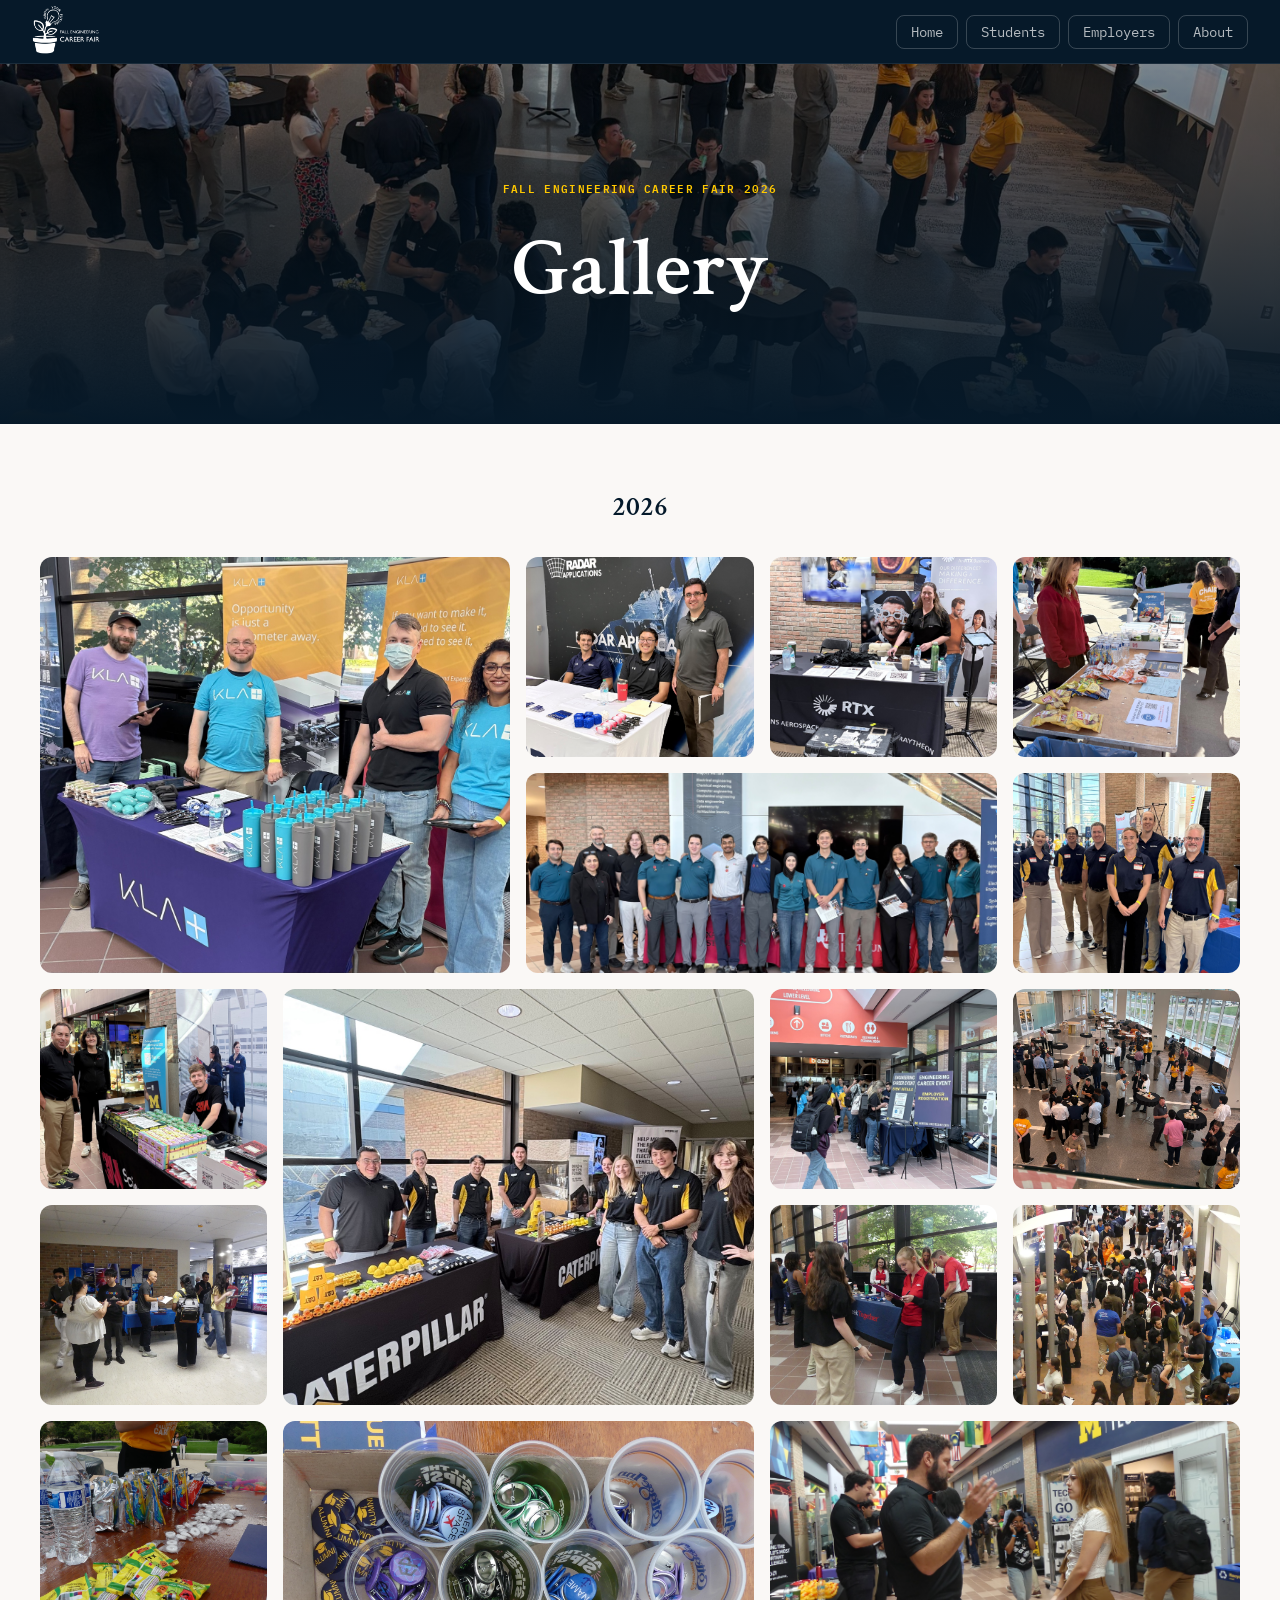
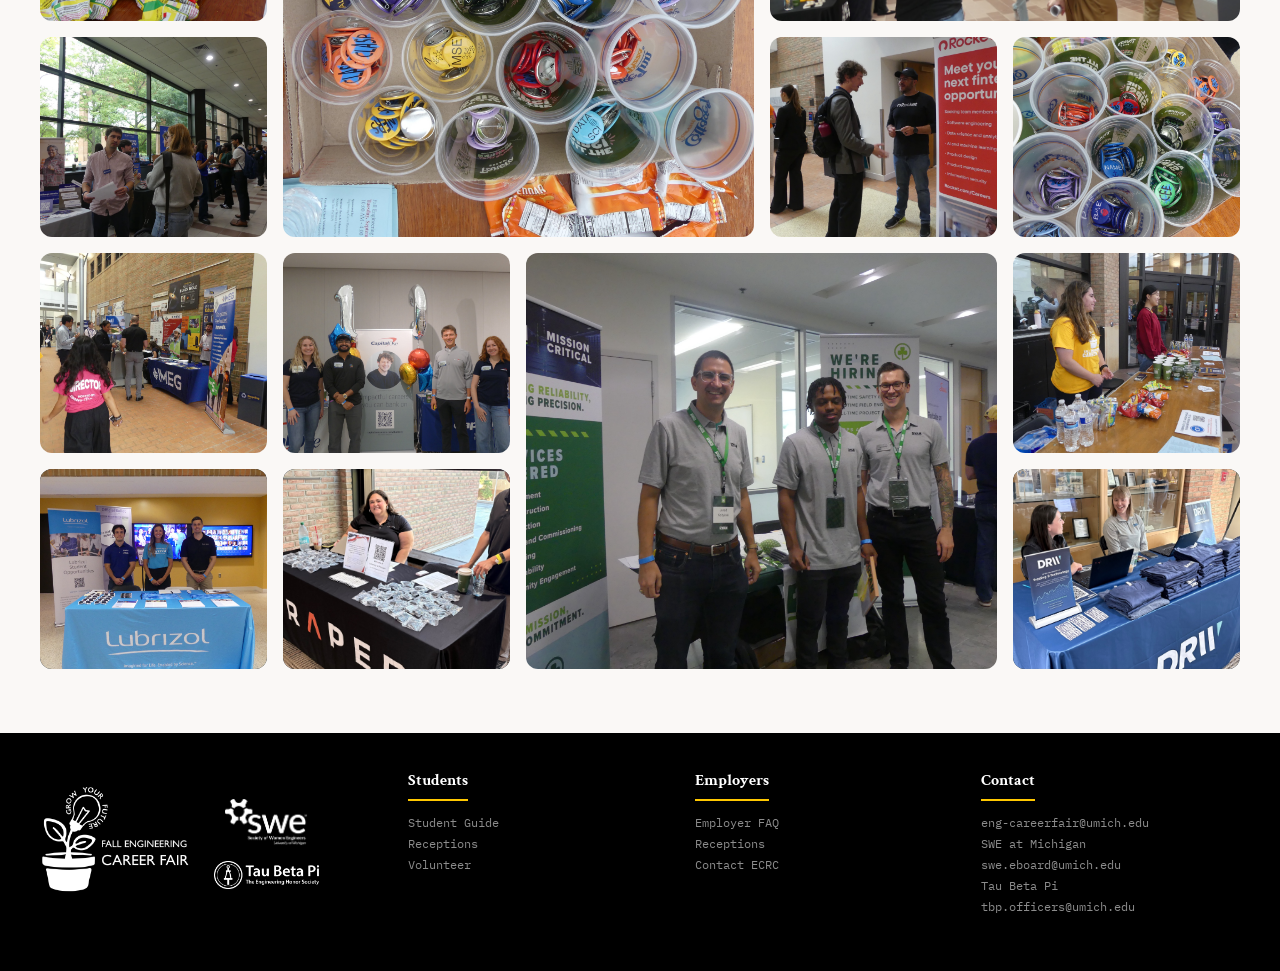
<file: gallery.html>
<!DOCTYPE html>
<html lang="en">
<head>
  <meta charset="UTF-8">
  <meta name="viewport" content="width=device-width, initial-scale=1.0">
  <title>2026 Fall Career Fair Gallery</title>
  <link href="https://fonts.googleapis.com/css2?family=Crimson+Text:ital,wght@0,600;0,700;1,600&family=IBM+Plex+Mono:wght@400;600&display=swap" rel="stylesheet">
  <link rel="icon" type="image/png" href="img/favicon.png?v=2">
  <link rel="stylesheet" href="css/style.css">
</head>
<body>
<div class="page-shell">

<nav class="nav" role="navigation" aria-label="Main navigation">

  <input type="checkbox" id="nav-toggle" class="nav-toggle">

  <a href="index.html" class="nav-logo">
    <img src="img/cf26-logo-white-h.png" alt="Fall Engineering Career Fair 2026 Logo">
  </a>

  <div class="nav-links">
    <a href="index.html" class="nav-link">Home</a>

    <details class="nav-dropdown">
      <summary class="nav-link nav-dropdown-trigger">Students</summary>
      <div class="nav-dropdown-menu">
        <a href="student-guide.html">Student Guide</a>
        <a href="receptions-students.html">Receptions</a>
        <a href="volunteer.html">Volunteer</a>
      </div>
    </details>

    <details class="nav-dropdown">
      <summary class="nav-link nav-dropdown-trigger">Employers</summary>
      <div class="nav-dropdown-menu">
        <a href="employer-faq.html">Employer FAQ</a>
        <a href="receptions.html">Receptions</a>
      </div>
    </details>

    <details class="nav-dropdown nav-dropdown-right">
      <summary class="nav-link nav-dropdown-trigger">About</summary>
      <div class="nav-dropdown-menu">
        <a href="about-us.html">About Us</a>
        <a href="student-leadership.html">Student Leadership</a>
        <a href="gallery.html">Gallery</a>
      </div>
    </details>
  </div>

  <label for="nav-toggle" class="nav-hamburger" aria-label="Toggle navigation menu">
    <span></span>
    <span></span>
    <span></span>
  </label>

</nav>

<section class="hero gallery-hero" aria-labelledby="gallery-heading">
  <div class="hero-bg" aria-hidden="true"></div>
  <div class="gallery-hero-inner">
    <p class="hero-eyebrow">FALL ENGINEERING CAREER FAIR 2026</p>
    <h1 class="hero-title" id="gallery-heading">Gallery</h1>
  </div>
</section>

<section class="gallery-section" aria-label="Photos from the 2026 Fall Engineering Career Fair">
  <p class="gallery-year">2026</p>
  <div class="gallery-grid">
    <a href="img/gallery/1.jpg" class="gallery-item">
      <img src="img/gallery/1.jpg" alt="Photo from the 2026 Fall Engineering Career Fair" loading="lazy">
    </a>
    <a href="img/gallery/2.jpg" class="gallery-item">
      <img src="img/gallery/2.jpg" alt="Photo from the 2026 Fall Engineering Career Fair" loading="lazy">
    </a>
    <a href="img/gallery/3.jpg" class="gallery-item">
      <img src="img/gallery/3.jpg" alt="Photo from the 2026 Fall Engineering Career Fair" loading="lazy">
    </a>
    <a href="img/gallery/4.jpg" class="gallery-item">
      <img src="img/gallery/4.jpg" alt="Photo from the 2026 Fall Engineering Career Fair" loading="lazy">
    </a>
    <a href="img/gallery/5.jpg" class="gallery-item">
      <img src="img/gallery/5.jpg" alt="Photo from the 2026 Fall Engineering Career Fair" loading="lazy">
    </a>
    <a href="img/gallery/6.jpg" class="gallery-item">
      <img src="img/gallery/6.jpg" alt="Photo from the 2026 Fall Engineering Career Fair" loading="lazy">
    </a>
    <a href="img/gallery/7.jpg" class="gallery-item">
      <img src="img/gallery/7.jpg" alt="Photo from the 2026 Fall Engineering Career Fair" loading="lazy">
    </a>
    <a href="img/gallery/8.jpg" class="gallery-item">
      <img src="img/gallery/8.jpg" alt="Photo from the 2026 Fall Engineering Career Fair" loading="lazy">
    </a>
    <a href="img/gallery/9.jpg" class="gallery-item">
      <img src="img/gallery/9.jpg" alt="Photo from the 2026 Fall Engineering Career Fair" loading="lazy">
    </a>
    <a href="img/gallery/10.jpg" class="gallery-item">
      <img src="img/gallery/10.jpg" alt="Photo from the 2026 Fall Engineering Career Fair" loading="lazy">
    </a>
    <a href="img/gallery/11.jpg" class="gallery-item">
      <img src="img/gallery/11.jpg" alt="Photo from the 2026 Fall Engineering Career Fair" loading="lazy">
    </a>
    <a href="img/gallery/12.jpg" class="gallery-item">
      <img src="img/gallery/12.jpg" alt="Photo from the 2026 Fall Engineering Career Fair" loading="lazy">
    </a>
    <a href="img/gallery/13.jpg" class="gallery-item">
      <img src="img/gallery/13.jpg" alt="Photo from the 2026 Fall Engineering Career Fair" loading="lazy">
    </a>
    <a href="img/gallery/14.jpg" class="gallery-item">
      <img src="img/gallery/14.jpg" alt="Photo from the 2026 Fall Engineering Career Fair" loading="lazy">
    </a>
    <a href="img/gallery/15.jpg" class="gallery-item">
      <img src="img/gallery/15.jpg" alt="Photo from the 2026 Fall Engineering Career Fair" loading="lazy">
    </a>
    <a href="img/gallery/16.jpg" class="gallery-item">
      <img src="img/gallery/16.jpg" alt="Photo from the 2026 Fall Engineering Career Fair" loading="lazy">
    </a>
    <a href="img/gallery/17.jpg" class="gallery-item">
      <img src="img/gallery/17.jpg" alt="Photo from the 2026 Fall Engineering Career Fair" loading="lazy">
    </a>
    <a href="img/gallery/19.jpg" class="gallery-item">
      <img src="img/gallery/19.jpg" alt="Photo from the 2026 Fall Engineering Career Fair" loading="lazy">
    </a>
    <a href="img/gallery/21.jpg" class="gallery-item">
      <img src="img/gallery/21.jpg" alt="Photo from the 2026 Fall Engineering Career Fair" loading="lazy">
    </a>
    <a href="img/gallery/22.jpg" class="gallery-item">
      <img src="img/gallery/22.jpg" alt="Photo from the 2026 Fall Engineering Career Fair" loading="lazy">
    </a>
    <a href="img/gallery/23.jpg" class="gallery-item">
      <img src="img/gallery/23.jpg" alt="Photo from the 2026 Fall Engineering Career Fair" loading="lazy">
    </a>
    <a href="img/gallery/24.jpg" class="gallery-item">
      <img src="img/gallery/24.jpg" alt="Photo from the 2026 Fall Engineering Career Fair" loading="lazy">
    </a>
    <a href="img/gallery/25.jpg" class="gallery-item">
      <img src="img/gallery/25.jpg" alt="Photo from the 2026 Fall Engineering Career Fair" loading="lazy">
    </a>
    <a href="img/gallery/26.jpg" class="gallery-item">
      <img src="img/gallery/26.jpg" alt="Photo from the 2026 Fall Engineering Career Fair" loading="lazy">
    </a>
    <a href="img/gallery/27.jpg" class="gallery-item">
      <img src="img/gallery/27.jpg" alt="Photo from the 2026 Fall Engineering Career Fair" loading="lazy">
    </a>
    <a href="img/gallery/28.jpg" class="gallery-item">
      <img src="img/gallery/28.jpg" alt="Photo from the 2026 Fall Engineering Career Fair" loading="lazy">
    </a>
  </div>
</section>

<footer role="contentinfo">

  <div class="footer-grid">
    <div class="footer-brand">
      <div class="footer-logo-group">

        <a href="index.html" class="footer-main-logo" aria-label="Fall Engineering Career Fair Home">
          <img
            src="img/cf26-logo-white-h.png"
            alt="Fall Engineering Career Fair 2026 Logo"
          >
        </a>

        <div class="footer-partner-stack">
          <a href="https://www.sweumich.org/" target="_blank" rel="noopener" class="footer-partner-logo">
            <img
              src="logos/swe_white_trans.png"
              alt="SWE at Michigan"
            >
          </a>

          <a href="https://tbp.engin.umich.edu/" target="_blank" rel="noopener" class="footer-partner-logo">
            <img
              src="logos/tbp_white_trans.png"
              alt="Tau Beta Pi"
            >
          </a>
        </div>

      </div>
    </div>

    <div>
      <div class="footer-col-head">Students</div>

      <nav class="footer-links">
        <a href="student-guide.html">Student Guide</a>
        <a href="receptions-students.html">Receptions</a>
        <a href="volunteer.html">Volunteer</a>
      </nav>
    </div>

    <div>
      <div class="footer-col-head">Employers</div>

      <nav class="footer-links">
        <a href="employer-faq.html">Employer FAQ</a>
        <a href="receptions.html">Receptions</a>
        <a href="mailto:eng-careerfair@umich.edu">
          Contact ECRC
        </a>
      </nav>
    </div>

    <div>
      <div class="footer-col-head">Contact</div>

      <nav class="footer-links">
        <a href="mailto:eng-careerfair@umich.edu">
          eng-careerfair@umich.edu
        </a>

        <a href="https://www.sweumich.org/" target="_blank" rel="noopener">
          SWE at Michigan
        </a>

        <a href="mailto:swe.eboard@umich.edu">
          swe.eboard@umich.edu
        </a>

        <a href="https://tbp.engin.umich.edu/" target="_blank" rel="noopener">
          Tau Beta Pi
        </a>

        <a href="mailto:tbp.officers@umich.edu">
          tbp.officers@umich.edu
        </a>
      </nav>
    </div>

  </div>

</footer>
</div>

</body>
</html>
</file>
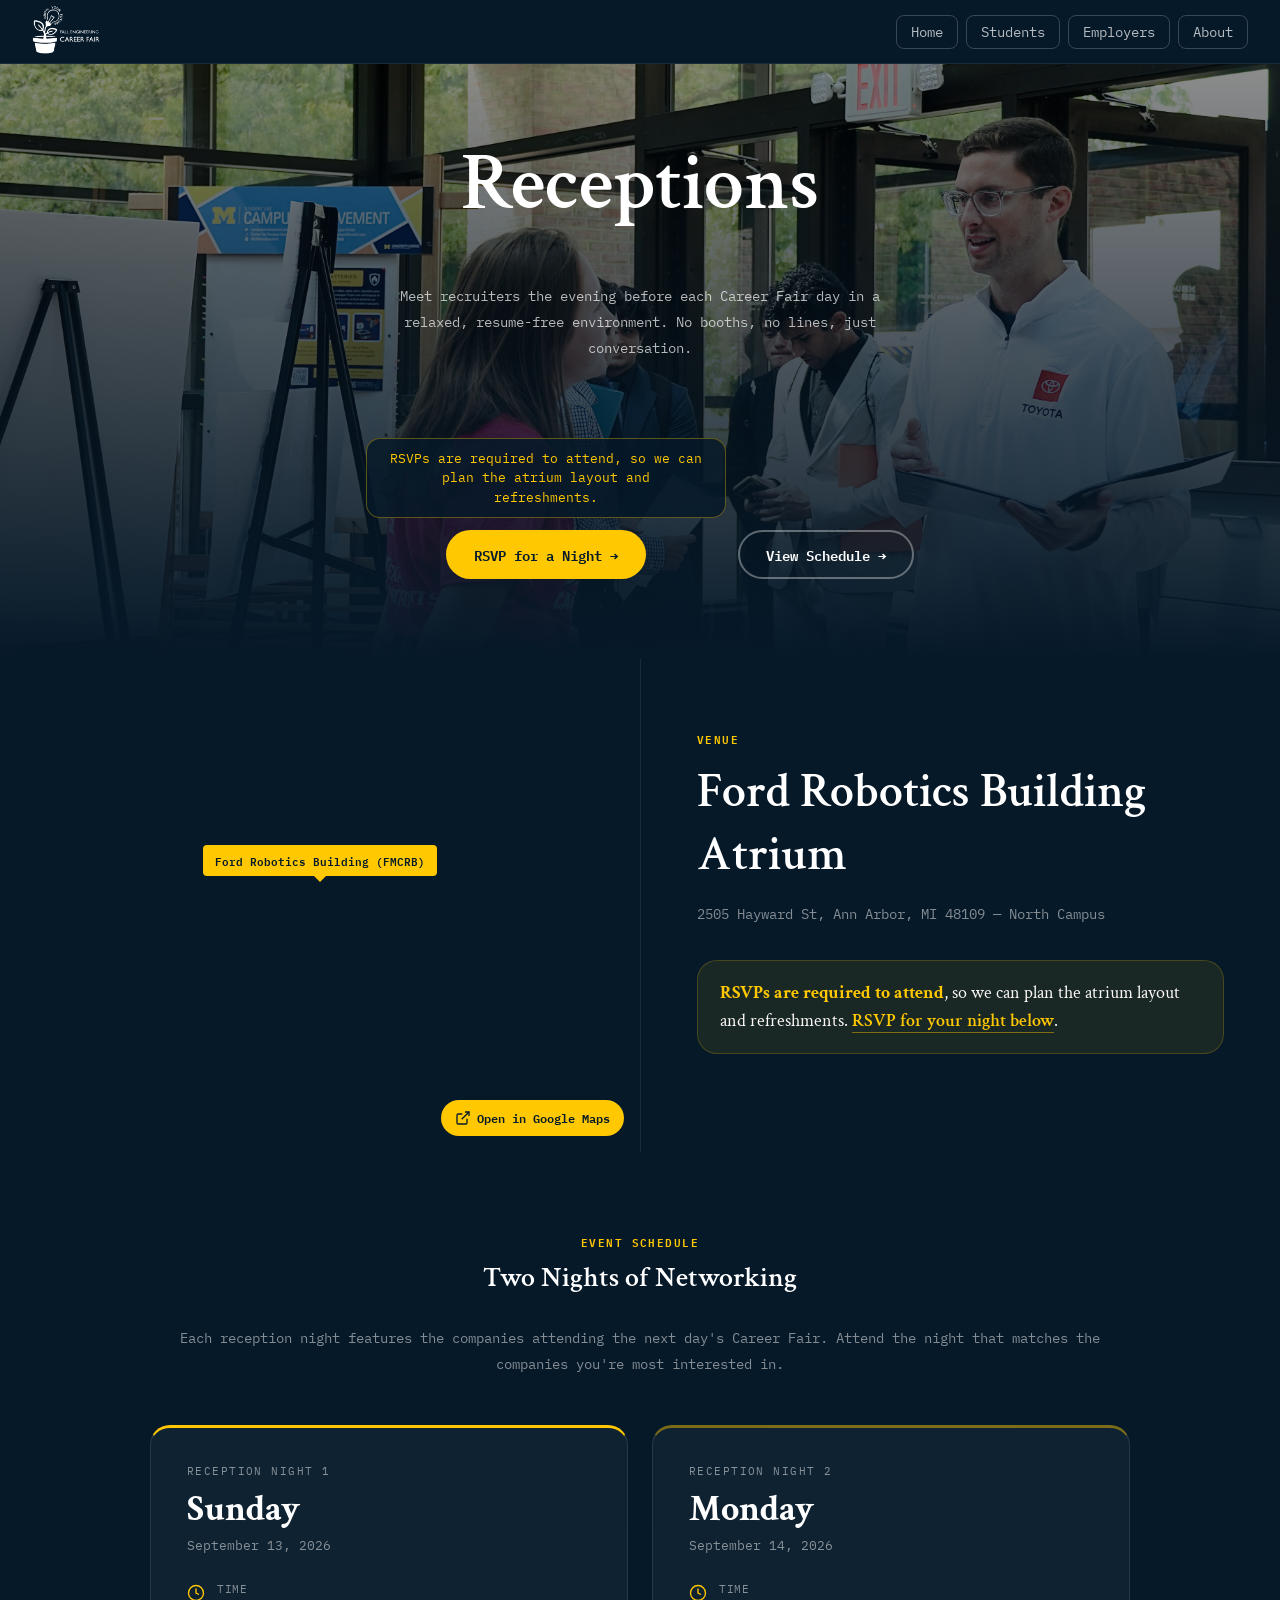
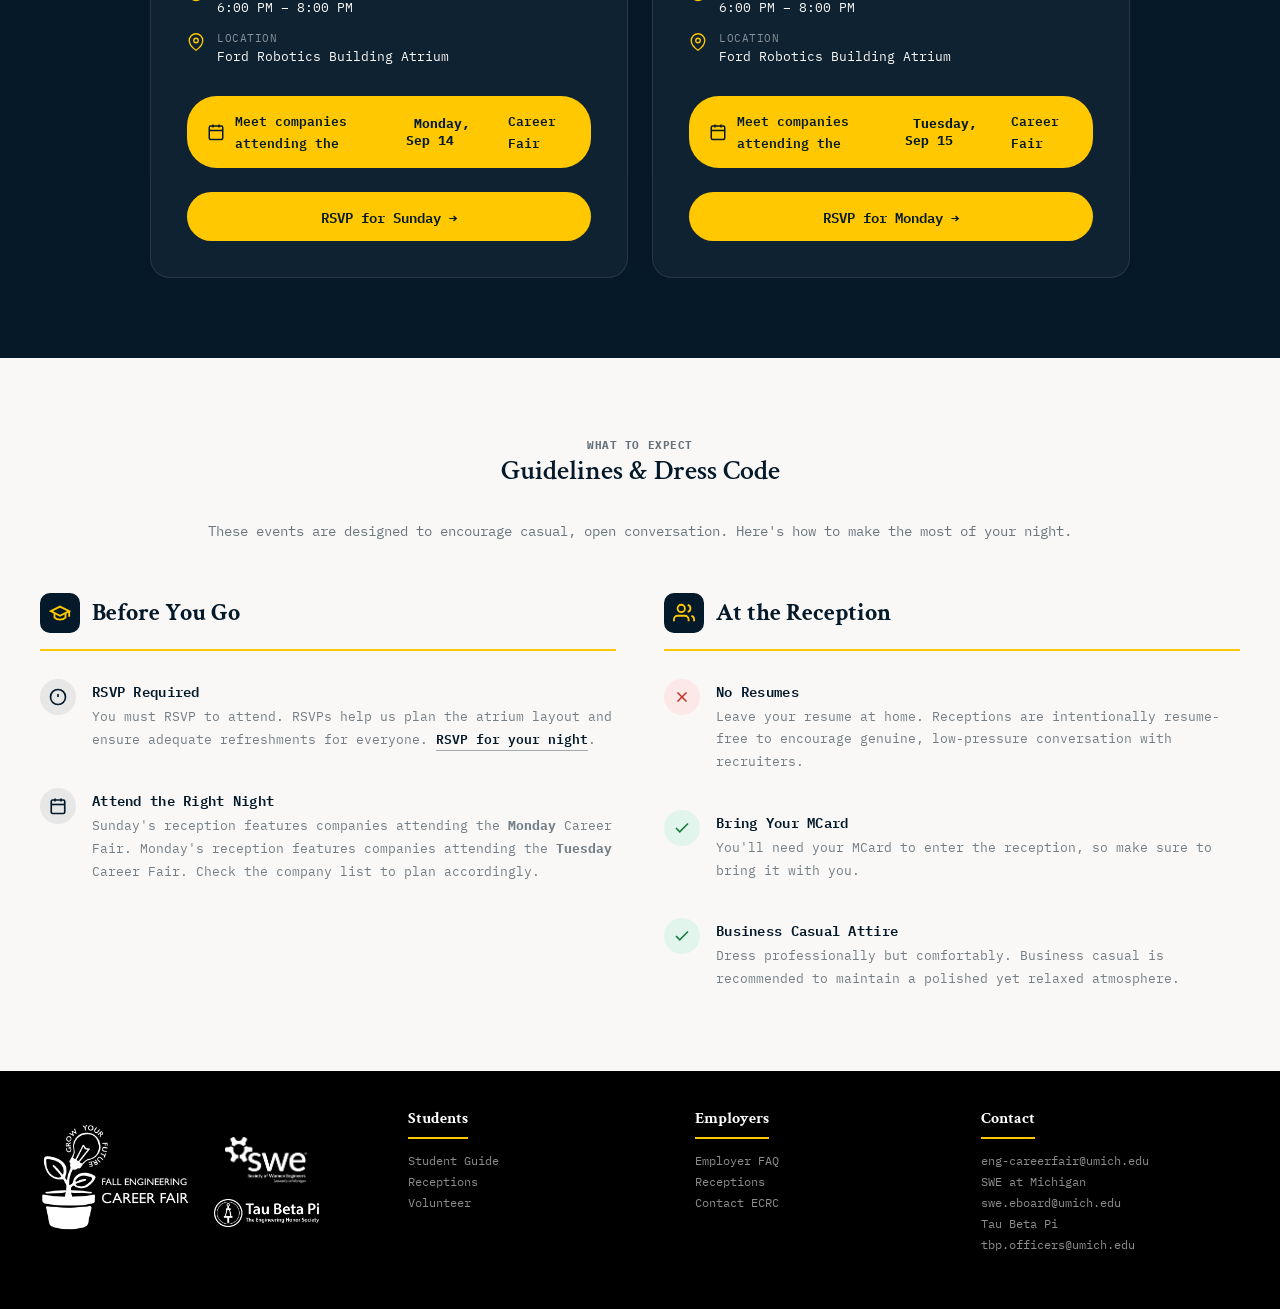
<file: receptions-students.html>
<!DOCTYPE html>
<html lang="en">
<head>
  <meta charset="UTF-8">
  <meta name="viewport" content="width=device-width, initial-scale=1.0">
  <title>Receptions for Students — Fall Engineering Career Fair 2026</title>
  <link href="https://fonts.googleapis.com/css2?family=Crimson+Text:ital,wght@0,600;0,700;1,600&family=IBM+Plex+Mono:wght@400;600&display=swap" rel="stylesheet">
  <link rel="icon" type="image/png" href="img/favicon.png?v=2">
  <link rel="stylesheet" href="css/style.css">
</head>
<body class="page-receptions">
<div class="page-shell">

<nav class="nav" role="navigation" aria-label="Main navigation">

  <input type="checkbox" id="nav-toggle" class="nav-toggle">

  <a href="index.html" class="nav-logo">
    <img src="img/cf26-logo-white-h.png" alt="Fall Engineering Career Fair 2026 Logo">
  </a>

  <div class="nav-links">
    <a href="index.html" class="nav-link">Home</a>

    <details class="nav-dropdown">
      <summary class="nav-link nav-dropdown-trigger">Students</summary>
      <div class="nav-dropdown-menu">
        <a href="student-guide.html">Student Guide</a>
        <a href="receptions-students.html">Receptions</a>
        <a href="volunteer.html">Volunteer</a>
      </div>
    </details>

    <details class="nav-dropdown">
      <summary class="nav-link nav-dropdown-trigger">Employers</summary>
      <div class="nav-dropdown-menu">
        <a href="employer-faq.html">Employer FAQ</a>
        <a href="receptions.html">Receptions</a>
      </div>
    </details>

    <details class="nav-dropdown nav-dropdown-right">
      <summary class="nav-link nav-dropdown-trigger">About</summary>
      <div class="nav-dropdown-menu">
        <a href="about-us.html">About Us</a>
        <a href="student-leadership.html">Student Leadership</a>
        <a href="gallery.html">Gallery</a>
      </div>
    </details>
  </div>

  <label for="nav-toggle" class="nav-hamburger" aria-label="Toggle navigation menu">
    <span></span>
    <span></span>
    <span></span>
  </label>

</nav>
<section class="hero" aria-labelledby="hero-heading">
  <div class="hero-bg" aria-hidden="true"></div>
  <div class="hero-inner">
    <h1 class="hero-title" id="hero-heading">Receptions</h1>
    <p class="reception-hero-sub">Meet recruiters the evening before each Career Fair day in a relaxed, resume-free environment. No booths, no lines, just conversation.</p>
    <div class="hero-btns">
      <div class="rsvp-cta">
        <p class="hero-rsvp-note">RSVPs are required to attend, so we can plan the atrium layout and refreshments.</p>
        <a href="#schedule" class="btn btn-yellow-lg">
          RSVP for a Night →
        </a>
      </div>
      <a href="#schedule" class="btn-ghost">
        View Schedule →
      </a>
    </div>
  </div>
</section>

<section aria-labelledby="location-heading">
  <div class="location-section">

    <a
      href="https://maps.google.com/?q=Ford+Motor+Company+Robotics+Building,2505+Hayward+St,Ann+Arbor,MI+48109"
      target="_blank"
      rel="noopener"
      class="location-map"
      aria-label="Open Ford Robotics Building in Google Maps"
    >
      <iframe
        class="location-map-iframe"
        src="https://www.google.com/maps?q=Ford+Motor+Company+Robotics+Building,2505+Hayward+St,Ann+Arbor,MI+48109&output=embed"
        allowfullscreen=""
        loading="lazy"
        referrerpolicy="no-referrer-when-downgrade"
        tabindex="-1"
        aria-hidden="true"
        title="Map showing Ford Robotics Building on North Campus"
      ></iframe>
      <div class="location-map-pin" aria-hidden="true">Ford Robotics Building (FMCRB)</div>
      <div class="location-map-overlay" aria-hidden="true">
        <svg width="16" height="16" viewBox="0 0 24 24" fill="none" stroke="currentColor" stroke-width="2"><path d="M18 13v6a2 2 0 0 1-2 2H5a2 2 0 0 1-2-2V8a2 2 0 0 1 2-2h6"/><polyline points="15 3 21 3 21 9"/><line x1="10" y1="14" x2="21" y2="3"/></svg>
        Open in Google Maps
      </div>
    </a>

    <div class="location-info">
      <p class="section-tag reception-section-tag-yellow">VENUE</p>
      <h2 class="location-name" id="location-heading">Ford Robotics Building Atrium</h2>
      <p class="location-address">2505 Hayward St, Ann Arbor, MI 48109 — North Campus</p>
      <div class="rsvp-note" role="note">
        <strong>RSVPs are required to attend</strong>, so we can plan the atrium layout and refreshments.
        <a href="#schedule">RSVP for your night below</a>.
      </div>
    </div>

  </div>
</section>

<section class="schedule-section" id="schedule" aria-labelledby="schedule-heading">
  <p class="section-tag reception-section-tag-yellow">EVENT SCHEDULE</p>
  <h2 class="section-title" id="schedule-heading">Two Nights of Networking</h2>
  <p class="section-sub">
    Each reception night features the companies attending the next day's Career Fair.
    Attend the night that matches the companies you're most interested in.
  </p>

  <div class="nights-grid">

    <div class="night-card day1" role="article" aria-labelledby="sunday-heading">
      <p class="night-label">Reception Night 1</p>
      <p class="night-day" id="sunday-heading">Sunday</p>
      <p class="night-date">September 13, 2026</p>
      <div class="night-details">
        <div class="night-detail">
          <svg width="18" height="18" viewBox="0 0 24 24" aria-hidden="true"><circle cx="12" cy="12" r="10"/><polyline points="12 6 12 12 16 14"/></svg>
          <div>
            <div class="night-detail-label">TIME</div>
            <div class="night-detail-val">6:00 PM – 8:00 PM</div>
          </div>
        </div>
        <div class="night-detail">
          <svg width="18" height="18" viewBox="0 0 24 24" aria-hidden="true"><path d="M21 10c0 7-9 13-9 13s-9-6-9-13a9 9 0 0 1 18 0z"/><circle cx="12" cy="10" r="3"/></svg>
          <div>
            <div class="night-detail-label">LOCATION</div>
            <div class="night-detail-val">Ford Robotics Building Atrium</div>
          </div>
        </div>
      </div>
      <div class="fair-day-callout" role="note" aria-label="Meet companies attending the Monday Career Fair">
        <svg width="18" height="18" viewBox="0 0 24 24" aria-hidden="true"><rect x="3" y="4" width="18" height="18" rx="2"/><line x1="16" y1="2" x2="16" y2="6"/><line x1="8" y1="2" x2="8" y2="6"/><line x1="3" y1="10" x2="21" y2="10"/></svg>
        Meet companies attending the <strong>&nbsp;Monday, Sep 14&nbsp;</strong> Career Fair
      </div>

      <a href="https://docs.google.com/forms/d/e/1FAIpQLSdo6-yfEA7U4cYZb6_Yqt9jtP2cOSVCs8mANnse-sOWtMFdHA/viewform" target="_blank" rel="noopener" class="night-rsvp">
        RSVP for Sunday →
      </a>
    </div>

    <div class="night-card day2" role="article" aria-labelledby="monday-heading">
      <p class="night-label">Reception Night 2</p>
      <p class="night-day" id="monday-heading">Monday</p>
      <p class="night-date">September 14, 2026</p>
      <div class="night-details">
        <div class="night-detail">
          <svg width="18" height="18" viewBox="0 0 24 24" aria-hidden="true"><circle cx="12" cy="12" r="10"/><polyline points="12 6 12 12 16 14"/></svg>
          <div>
            <div class="night-detail-label">TIME</div>
            <div class="night-detail-val">6:00 PM – 8:00 PM</div>
          </div>
        </div>
        <div class="night-detail">
          <svg width="18" height="18" viewBox="0 0 24 24" aria-hidden="true"><path d="M21 10c0 7-9 13-9 13s-9-6-9-13a9 9 0 0 1 18 0z"/><circle cx="12" cy="10" r="3"/></svg>
          <div>
            <div class="night-detail-label">LOCATION</div>
            <div class="night-detail-val">Ford Robotics Building Atrium</div>
          </div>
        </div>
      </div>
      <div class="fair-day-callout" role="note" aria-label="Meet companies attending the Tuesday Career Fair">
        <svg width="18" height="18" viewBox="0 0 24 24" aria-hidden="true"><rect x="3" y="4" width="18" height="18" rx="2"/><line x1="16" y1="2" x2="16" y2="6"/><line x1="8" y1="2" x2="8" y2="6"/><line x1="3" y1="10" x2="21" y2="10"/></svg>
        Meet companies attending the <strong>&nbsp;Tuesday, Sep 15&nbsp;</strong> Career Fair
      </div>

      <a href="https://docs.google.com/forms/d/e/1FAIpQLSdiEZ62RBS293onFVob266aSrF43xgkP1_o3TTrCIcr4vCYbQ/viewform" target="_blank" rel="noopener" class="night-rsvp">
        RSVP for Monday →
      </a>
    </div>

  </div>
</section>

<section class="guidelines-section" aria-labelledby="guidelines-heading">
  <p class="section-tag section-tag-dark">WHAT TO EXPECT</p>
  <h2 class="section-title" id="guidelines-heading">Guidelines &amp; Dress Code</h2>
  <p class="section-sub">These events are designed to encourage casual, open conversation. Here's how to make the most of your night.</p>

  <div class="guidelines-grid">

    <div>
      <div class="guidelines-col-head">
        <div class="guidelines-col-head-icon" aria-hidden="true">
          <svg width="22" height="22" viewBox="0 0 24 24" fill="none" stroke="currentColor" stroke-width="2"><path d="M22 10v6M2 10l10-5 10 5-10 5z"/><path d="M6 12v5c3 3 9 3 12 0v-5"/></svg>
        </div>
        <h3 class="guidelines-col-title">Before You Go</h3>
      </div>

      <div class="guideline-item">
        <div class="guideline-icon info" aria-hidden="true">
          <svg viewBox="0 0 24 24"><circle cx="12" cy="12" r="10"/><line x1="12" y1="8" x2="12" y2="12"/><line x1="12" y1="16" x2="12.01" y2="16"/></svg>
        </div>
        <div>
          <p class="guideline-title">RSVP Required</p>
          <p class="guideline-desc">You must RSVP to attend. RSVPs help us plan the atrium layout and ensure adequate refreshments for everyone. <a href="#schedule">RSVP for your night</a>.</p>
        </div>
      </div>

      <div class="guideline-item">
        <div class="guideline-icon info" aria-hidden="true">
          <svg viewBox="0 0 24 24"><rect x="3" y="4" width="18" height="18" rx="2"/><line x1="16" y1="2" x2="16" y2="6"/><line x1="8" y1="2" x2="8" y2="6"/><line x1="3" y1="10" x2="21" y2="10"/></svg>
        </div>
        <div>
          <p class="guideline-title">Attend the Right Night</p>
          <p class="guideline-desc">Sunday's reception features companies attending the <strong>Monday</strong> Career Fair. Monday's reception features companies attending the <strong>Tuesday</strong> Career Fair. Check the company list to plan accordingly.</p>
        </div>
      </div>
    </div>

    <div>
      <div class="guidelines-col-head">
        <div class="guidelines-col-head-icon" aria-hidden="true">
          <svg width="22" height="22" viewBox="0 0 24 24" fill="none" stroke="currentColor" stroke-width="2"><path d="M17 21v-2a4 4 0 0 0-4-4H5a4 4 0 0 0-4 4v2"/><circle cx="9" cy="7" r="4"/><path d="M23 21v-2a4 4 0 0 0-3-3.87"/><path d="M16 3.13a4 4 0 0 1 0 7.75"/></svg>
        </div>
        <h3 class="guidelines-col-title">At the Reception</h3>
      </div>

      <div class="guideline-item">
        <div class="guideline-icon no" aria-hidden="true">
          <svg viewBox="0 0 24 24"><line x1="18" y1="6" x2="6" y2="18"/><line x1="6" y1="6" x2="18" y2="18"/></svg>
        </div>
        <div>
          <p class="guideline-title">No Resumes</p>
          <p class="guideline-desc">Leave your resume at home. Receptions are intentionally resume-free to encourage genuine, low-pressure conversation with recruiters.</p>
        </div>
      </div>

      <div class="guideline-item">
        <div class="guideline-icon yes" aria-hidden="true">
          <svg viewBox="0 0 24 24"><polyline points="20 6 9 17 4 12"/></svg>
        </div>
        <div>
          <p class="guideline-title">Bring Your MCard</p>
          <p class="guideline-desc">You'll need your MCard to enter the reception, so make sure to bring it with you.</p>
        </div>
      </div>

      <div class="guideline-item">
        <div class="guideline-icon yes" aria-hidden="true">
          <svg viewBox="0 0 24 24"><polyline points="20 6 9 17 4 12"/></svg>
        </div>
        <div>
          <p class="guideline-title">Business Casual Attire</p>
          <p class="guideline-desc">Dress professionally but comfortably. Business casual is recommended to maintain a polished yet relaxed atmosphere.</p>
        </div>
      </div>
    </div>

  </div>
</section>

<footer role="contentinfo">

  <div class="footer-grid">
    <div class="footer-brand">
      <div class="footer-logo-group">

        <a href="index.html" class="footer-main-logo" aria-label="Fall Engineering Career Fair Home">
          <img
            src="img/cf26-logo-white-h.png"
            alt="Fall Engineering Career Fair 2026 Logo"
          >
        </a>

        <div class="footer-partner-stack">
          <a href="https://www.sweumich.org/" target="_blank" rel="noopener" class="footer-partner-logo">
            <img
              src="logos/swe_white_trans.png"
              alt="SWE at Michigan"
            >
          </a>

          <a href="https://tbp.engin.umich.edu/" target="_blank" rel="noopener" class="footer-partner-logo">
            <img
              src="logos/tbp_white_trans.png"
              alt="Tau Beta Pi"
            >
          </a>
        </div>

      </div>
    </div>

    <div>
      <div class="footer-col-head">Students</div>

      <nav class="footer-links">
        <a href="student-guide.html">Student Guide</a>
        <a href="receptions-students.html">Receptions</a>
        <a href="volunteer.html">Volunteer</a>
      </nav>
    </div>

    <div>
      <div class="footer-col-head">Employers</div>

      <nav class="footer-links">
        <a href="employer-faq.html">Employer FAQ</a>
        <a href="receptions.html">Receptions</a>
        <a href="mailto:eng-careerfair@umich.edu">
          Contact ECRC
        </a>
      </nav>
    </div>

    <div>
      <div class="footer-col-head">Contact</div>

      <nav class="footer-links">
        <a href="mailto:eng-careerfair@umich.edu">
          eng-careerfair@umich.edu
        </a>

        <a href="https://www.sweumich.org/" target="_blank" rel="noopener">
          SWE at Michigan
        </a>

        <a href="mailto:swe.eboard@umich.edu">
          swe.eboard@umich.edu
        </a>

        <a href="https://tbp.engin.umich.edu/" target="_blank" rel="noopener">
          Tau Beta Pi
        </a>

        <a href="mailto:tbp.officers@umich.edu">
          tbp.officers@umich.edu
        </a>
      </nav>
    </div>

  </div>

</footer>
</div>
</body>
</html>
</file>
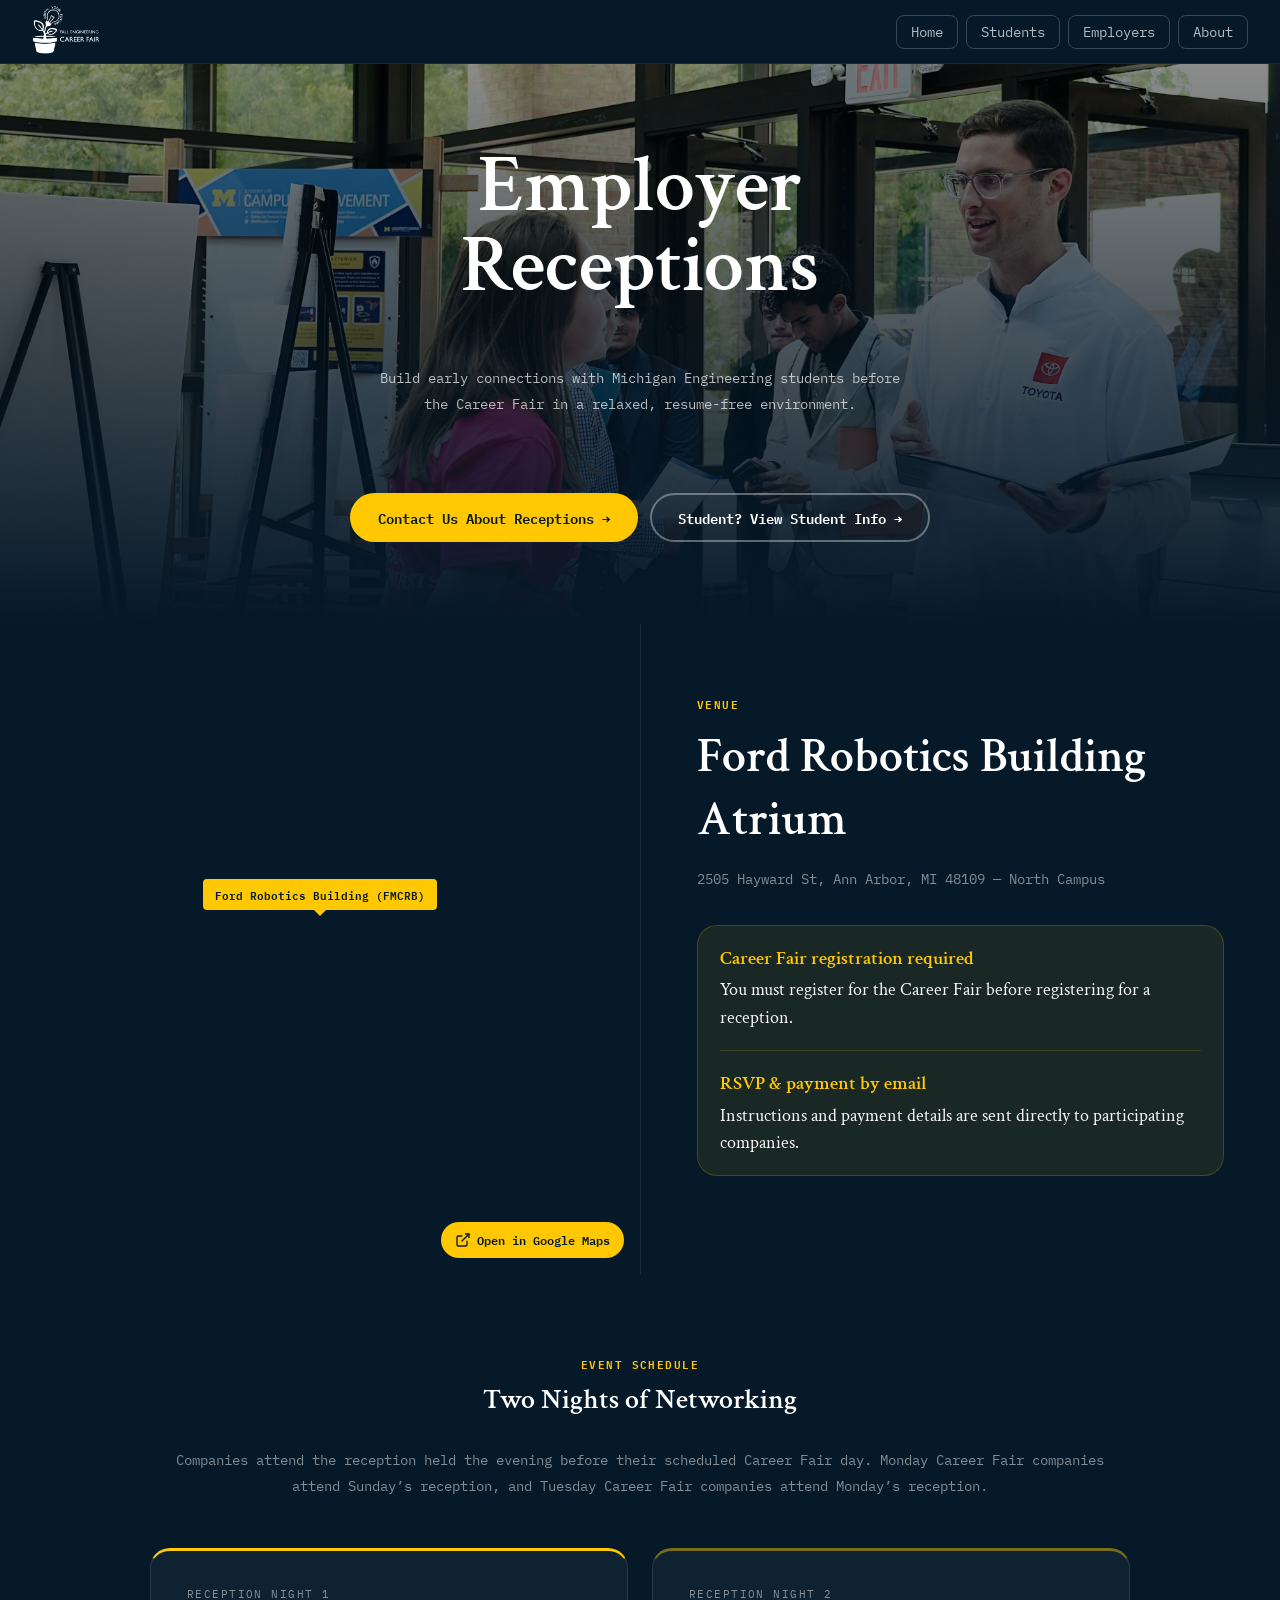
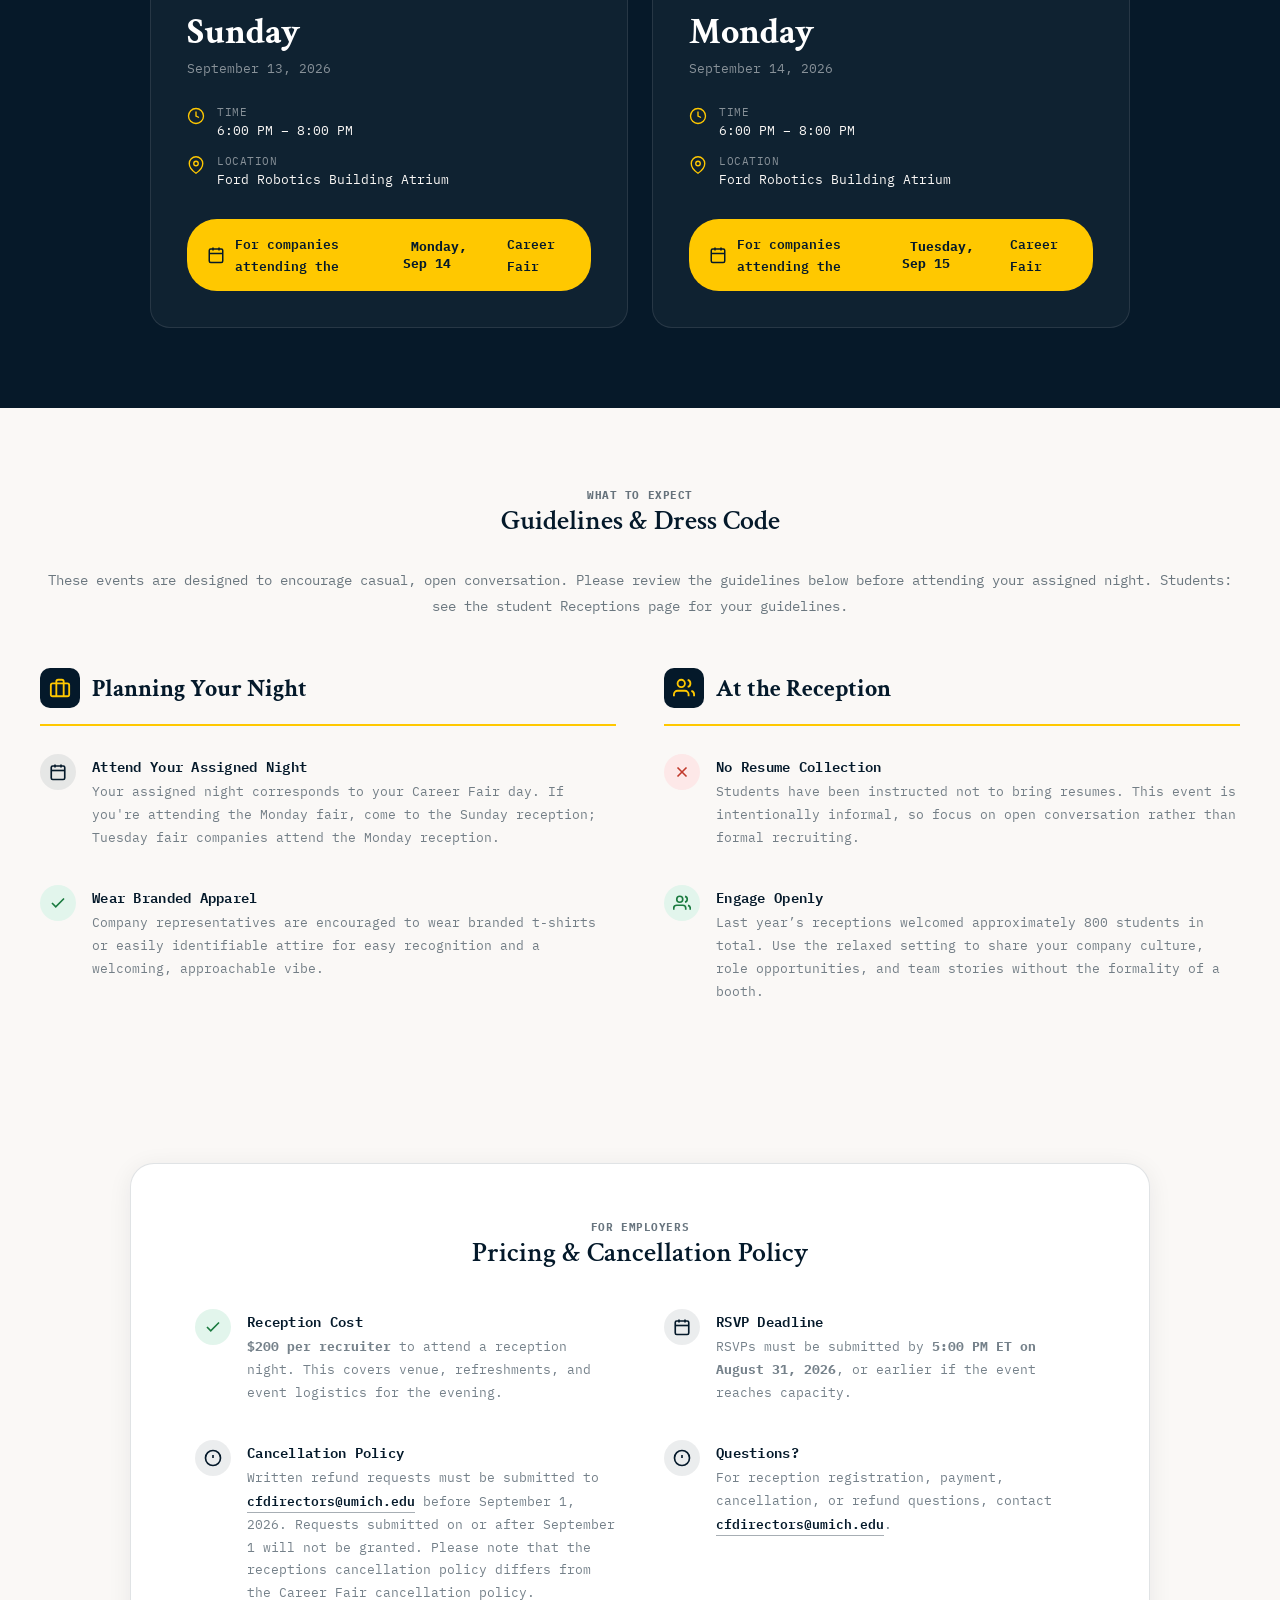
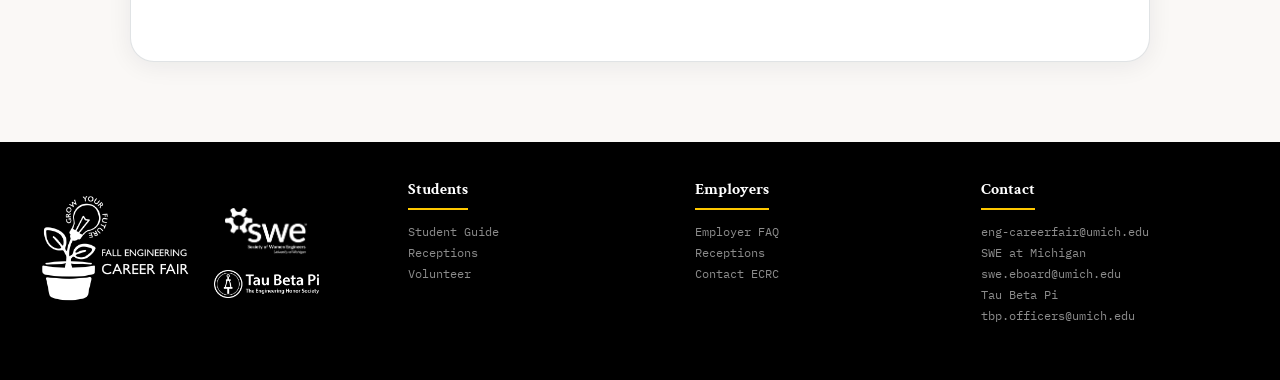
<file: receptions.html>
<!DOCTYPE html>
<html lang="en">
<head>
  <meta charset="UTF-8">
  <meta name="viewport" content="width=device-width, initial-scale=1.0">
  <title>Employer Receptions — Fall Engineering Career Fair 2026</title>
  <link href="https://fonts.googleapis.com/css2?family=Crimson+Text:ital,wght@0,600;0,700;1,600&family=IBM+Plex+Mono:wght@400;600&display=swap" rel="stylesheet">
  <link rel="icon" type="image/png" href="img/favicon.png?v=2">
  <link rel="stylesheet" href="css/style.css">
</head>
<body class="page-receptions">
<div class="page-shell">

<nav class="nav" role="navigation" aria-label="Main navigation">

  <input type="checkbox" id="nav-toggle" class="nav-toggle">

  <a href="index.html" class="nav-logo">
    <img src="img/cf26-logo-white-h.png" alt="Fall Engineering Career Fair 2026 Logo">
  </a>

  <div class="nav-links">
    <a href="index.html" class="nav-link">Home</a>

    <details class="nav-dropdown">
      <summary class="nav-link nav-dropdown-trigger">Students</summary>
      <div class="nav-dropdown-menu">
        <a href="student-guide.html">Student Guide</a>
        <a href="receptions-students.html">Receptions</a>
        <a href="volunteer.html">Volunteer</a>
      </div>
    </details>

    <details class="nav-dropdown">
      <summary class="nav-link nav-dropdown-trigger">Employers</summary>
      <div class="nav-dropdown-menu">
        <a href="employer-faq.html">Employer FAQ</a>
        <a href="receptions.html">Receptions</a>
      </div>
    </details>

    <details class="nav-dropdown nav-dropdown-right">
      <summary class="nav-link nav-dropdown-trigger">About</summary>
      <div class="nav-dropdown-menu">
        <a href="about-us.html">About Us</a>
        <a href="student-leadership.html">Student Leadership</a>
        <a href="gallery.html">Gallery</a>
      </div>
    </details>
  </div>

  <label for="nav-toggle" class="nav-hamburger" aria-label="Toggle navigation menu">
    <span></span>
    <span></span>
    <span></span>
  </label>

</nav>
<section class="hero" aria-labelledby="hero-heading">
  <div class="hero-bg" aria-hidden="true"></div>
  <div class="hero-inner">
    <h1 class="hero-title" id="hero-heading">Employer Receptions</h1>
    <p class="reception-hero-sub">Build early connections with Michigan Engineering students before the Career Fair in a relaxed, resume-free environment.</p>
    <div class="hero-btns">
      <a href="mailto:cfdirectors@umich.edu?subject=Employer%20Reception%20Inquiry" class="btn btn-yellow-lg">
        Contact Us About Receptions →
      </a>
      <a href="receptions-students.html" class="btn-ghost">
        Student? View Student Info →
      </a>
    </div>
  </div>
</section>

<section aria-labelledby="location-heading">
  <div class="location-section">

    <a 
      href="https://maps.google.com/?q=Ford+Motor+Company+Robotics+Building,2505+Hayward+St,Ann+Arbor,MI+48109" 
      target="_blank" 
      rel="noopener"
      class="location-map"
      aria-label="Open Ford Robotics Building in Google Maps"
    >
      <iframe
        class="location-map-iframe"
        src="https://www.google.com/maps?q=Ford+Motor+Company+Robotics+Building,2505+Hayward+St,Ann+Arbor,MI+48109&output=embed"
        allowfullscreen=""
        loading="lazy"
        referrerpolicy="no-referrer-when-downgrade"
        tabindex="-1"
        aria-hidden="true"
        title="Map showing Ford Robotics Building on North Campus"
      ></iframe>
      <div class="location-map-pin" aria-hidden="true">Ford Robotics Building (FMCRB)</div>
      <div class="location-map-overlay" aria-hidden="true">
        <svg width="16" height="16" viewBox="0 0 24 24" fill="none" stroke="currentColor" stroke-width="2"><path d="M18 13v6a2 2 0 0 1-2 2H5a2 2 0 0 1-2-2V8a2 2 0 0 1 2-2h6"/><polyline points="15 3 21 3 21 9"/><line x1="10" y1="14" x2="21" y2="3"/></svg>
        Open in Google Maps
      </div>
    </a>

    <div class="location-info">
      <p class="section-tag reception-section-tag-yellow">VENUE</p>
      <h2 class="location-name" id="location-heading">Ford Robotics Building Atrium</h2>
      <p class="location-address">2505 Hayward St, Ann Arbor, MI 48109 — North Campus</p>
      <div class="rsvp-note" role="note">
        <div class="rsvp-note-item">
          <p class="rsvp-note-label">Career Fair registration required</p>
          <p>You must register for the Career Fair before registering for a reception.</p>
        </div>
        <div class="rsvp-note-item">
          <p class="rsvp-note-label">RSVP &amp; payment by email</p>
          <p>Instructions and payment details are sent directly to participating companies.</p>
        </div>
      </div>
    </div>

  </div>
</section>

<section class="schedule-section" aria-labelledby="schedule-heading">
  <p class="section-tag reception-section-tag-yellow">EVENT SCHEDULE</p>
  <h2 class="section-title" id="schedule-heading">Two Nights of Networking</h2>
  <p class="section-sub">
    Companies attend the reception held the evening before their scheduled Career Fair day.
    Monday Career Fair companies attend Sunday’s reception, and Tuesday Career Fair
    companies attend Monday’s reception.
  </p>

  <div class="nights-grid">

    <div class="night-card day1" role="article" aria-labelledby="sunday-heading">
      <p class="night-label">Reception Night 1</p>
      <p class="night-day" id="sunday-heading">Sunday</p>
      <p class="night-date">September 13, 2026</p>
      <div class="night-details">
        <div class="night-detail">
          <svg width="18" height="18" viewBox="0 0 24 24" aria-hidden="true"><circle cx="12" cy="12" r="10"/><polyline points="12 6 12 12 16 14"/></svg>
          <div>
            <div class="night-detail-label">TIME</div>
            <div class="night-detail-val">6:00 PM – 8:00 PM</div>
          </div>
        </div>
        <div class="night-detail">
          <svg width="18" height="18" viewBox="0 0 24 24" aria-hidden="true"><path d="M21 10c0 7-9 13-9 13s-9-6-9-13a9 9 0 0 1 18 0z"/><circle cx="12" cy="10" r="3"/></svg>
          <div>
            <div class="night-detail-label">LOCATION</div>
            <div class="night-detail-val">Ford Robotics Building Atrium</div>
          </div>
        </div>
      </div>
      <div class="fair-day-callout" role="note" aria-label="This reception is for Monday Career Fair companies">
        <svg width="18" height="18" viewBox="0 0 24 24" aria-hidden="true"><rect x="3" y="4" width="18" height="18" rx="2"/><line x1="16" y1="2" x2="16" y2="6"/><line x1="8" y1="2" x2="8" y2="6"/><line x1="3" y1="10" x2="21" y2="10"/></svg>
        For companies attending the <strong>&nbsp;Monday, Sep 14&nbsp;</strong> Career Fair
      </div>
    </div>

    <div class="night-card day2" role="article" aria-labelledby="monday-heading">
      <p class="night-label">Reception Night 2</p>
      <p class="night-day" id="monday-heading">Monday</p>
      <p class="night-date">September 14, 2026</p>
      <div class="night-details">
        <div class="night-detail">
          <svg width="18" height="18" viewBox="0 0 24 24" aria-hidden="true"><circle cx="12" cy="12" r="10"/><polyline points="12 6 12 12 16 14"/></svg>
          <div>
            <div class="night-detail-label">TIME</div>
            <div class="night-detail-val">6:00 PM – 8:00 PM</div>
          </div>
        </div>
        <div class="night-detail">
          <svg width="18" height="18" viewBox="0 0 24 24" aria-hidden="true"><path d="M21 10c0 7-9 13-9 13s-9-6-9-13a9 9 0 0 1 18 0z"/><circle cx="12" cy="10" r="3"/></svg>
          <div>
            <div class="night-detail-label">LOCATION</div>
            <div class="night-detail-val">Ford Robotics Building Atrium</div>
          </div>
        </div>
      </div>
      <div class="fair-day-callout" role="note" aria-label="This reception is for Tuesday Career Fair companies">
        <svg width="18" height="18" viewBox="0 0 24 24" aria-hidden="true"><rect x="3" y="4" width="18" height="18" rx="2"/><line x1="16" y1="2" x2="16" y2="6"/><line x1="8" y1="2" x2="8" y2="6"/><line x1="3" y1="10" x2="21" y2="10"/></svg>
        For companies attending the <strong>&nbsp;Tuesday, Sep 15&nbsp;</strong> Career Fair
      </div>
    </div>

  </div>
</section>

<section class="guidelines-section" aria-labelledby="guidelines-heading">
  <p class="section-tag section-tag-dark">WHAT TO EXPECT</p>
  <h2 class="section-title" id="guidelines-heading">Guidelines &amp; Dress Code</h2>
  <p class="section-sub">
    These events are designed to encourage casual, open conversation. Please review the
    guidelines below before attending your assigned night. Students: see the
    <a href="receptions-students.html">student Receptions page</a> for your guidelines.
  </p>

  <div class="guidelines-grid">

    <div>
      <div class="guidelines-col-head">
        <div class="guidelines-col-head-icon" aria-hidden="true">
          <svg width="22" height="22" viewBox="0 0 24 24" fill="none" stroke="currentColor" stroke-width="2"><rect x="2" y="7" width="20" height="14" rx="2"/><path d="M16 21V5a2 2 0 0 0-2-2h-4a2 2 0 0 0-2 2v16"/></svg>
        </div>
        <h3 class="guidelines-col-title">Planning Your Night</h3>
      </div>

      <div class="guideline-item">
        <div class="guideline-icon info" aria-hidden="true">
          <svg viewBox="0 0 24 24"><rect x="3" y="4" width="18" height="18" rx="2"/><line x1="16" y1="2" x2="16" y2="6"/><line x1="8" y1="2" x2="8" y2="6"/><line x1="3" y1="10" x2="21" y2="10"/></svg>
        </div>
        <div>
          <p class="guideline-title">Attend Your Assigned Night</p>
          <p class="guideline-desc">Your assigned night corresponds to your Career Fair day. If you're attending the Monday fair, come to the Sunday reception; Tuesday fair companies attend the Monday reception.</p>
        </div>
      </div>

      <div class="guideline-item">
        <div class="guideline-icon yes" aria-hidden="true">
          <svg viewBox="0 0 24 24"><polyline points="20 6 9 17 4 12"/></svg>
        </div>
        <div>
          <p class="guideline-title">Wear Branded Apparel</p>
          <p class="guideline-desc">Company representatives are encouraged to wear branded t-shirts or easily identifiable attire for easy recognition and a welcoming, approachable vibe.</p>
        </div>
      </div>
    </div>

    <div>
      <div class="guidelines-col-head">
        <div class="guidelines-col-head-icon" aria-hidden="true">
          <svg width="22" height="22" viewBox="0 0 24 24" fill="none" stroke="currentColor" stroke-width="2"><path d="M17 21v-2a4 4 0 0 0-4-4H5a4 4 0 0 0-4 4v2"/><circle cx="9" cy="7" r="4"/><path d="M23 21v-2a4 4 0 0 0-3-3.87"/><path d="M16 3.13a4 4 0 0 1 0 7.75"/></svg>
        </div>
        <h3 class="guidelines-col-title">At the Reception</h3>
      </div>

      <div class="guideline-item">
        <div class="guideline-icon no" aria-hidden="true">
          <svg viewBox="0 0 24 24"><line x1="18" y1="6" x2="6" y2="18"/><line x1="6" y1="6" x2="18" y2="18"/></svg>
        </div>
        <div>
          <p class="guideline-title">No Resume Collection</p>
          <p class="guideline-desc">Students have been instructed not to bring resumes. This event is intentionally informal, so focus on open conversation rather than formal recruiting.</p>
        </div>
      </div>

      <div class="guideline-item">
        <div class="guideline-icon yes" aria-hidden="true">
          <svg viewBox="0 0 24 24"><path d="M17 21v-2a4 4 0 0 0-4-4H5a4 4 0 0 0-4 4v2"/><circle cx="9" cy="7" r="4"/><path d="M23 21v-2a4 4 0 0 0-3-3.87"/><path d="M16 3.13a4 4 0 0 1 0 7.75"/></svg>
        </div>
        <div>
          <p class="guideline-title">Engage Openly</p>
          <p class="guideline-desc">Last year’s receptions welcomed approximately 800 students in total. Use the relaxed setting to share your company culture, role opportunities, and team stories without the formality of a booth.</p>
        </div>
      </div>
    </div>

  </div>
</section>

<section class="guidelines-section pricing-guidelines-section" aria-labelledby="pricing-heading">
  <div class="pricing-card">
    <p class="section-tag section-tag-dark">FOR EMPLOYERS</p>
    <h2 class="section-title" id="pricing-heading">Pricing &amp; Cancellation Policy</h2>

    <div class="guidelines-grid">

      <div>
        <div class="guideline-item">
          <div class="guideline-icon yes" aria-hidden="true">
            <svg viewBox="0 0 24 24"><polyline points="20 6 9 17 4 12"/></svg>
          </div>
          <div>
            <p class="guideline-title">Reception Cost</p>
            <p class="guideline-desc"><strong>$200 per recruiter</strong> to attend a reception night. This covers venue, refreshments, and event logistics for the evening.</p>
          </div>
        </div>

        <div class="guideline-item">
          <div class="guideline-icon info" aria-hidden="true">
            <svg viewBox="0 0 24 24"><circle cx="12" cy="12" r="10"/><line x1="12" y1="8" x2="12" y2="12"/><line x1="12" y1="16" x2="12.01" y2="16"/></svg>
          </div>
          <div>
            <p class="guideline-title">Cancellation Policy</p>
            <p class="guideline-desc">
              Written refund requests must be submitted to
              <a href="mailto:cfdirectors@umich.edu">cfdirectors@umich.edu</a>
              before September 1, 2026. Requests submitted on or after September 1
              will not be granted. Please note that the receptions cancellation policy
              differs from the Career Fair cancellation policy.
            </p>
          </div>
        </div>
      </div>

      <div>
        <div class="guideline-item">
          <div class="guideline-icon info" aria-hidden="true">
            <svg viewBox="0 0 24 24"><rect x="3" y="4" width="18" height="18" rx="2"/><line x1="16" y1="2" x2="16" y2="6"/><line x1="8" y1="2" x2="8" y2="6"/><line x1="3" y1="10" x2="21" y2="10"/></svg>
          </div>
          <div>
            <p class="guideline-title">RSVP Deadline</p>
             <p class="guideline-desc">
                RSVPs must be submitted by <strong>5:00 PM ET on August 31, 2026</strong>,
                or earlier if the event reaches capacity.
              </p>
          </div>
        </div>

        <div class="guideline-item">
          <div class="guideline-icon info" aria-hidden="true">
            <svg viewBox="0 0 24 24"><circle cx="12" cy="12" r="10"/><line x1="12" y1="8" x2="12" y2="12"/><line x1="12" y1="16" x2="12.01" y2="16"/></svg>
          </div>
          <div>
            <p class="guideline-title">Questions?</p>
             <p class="guideline-desc">
                For reception registration, payment, cancellation, or refund questions,
                contact
                <a href="mailto:cfdirectors@umich.edu">cfdirectors@umich.edu</a>.
              </p>
          </div>
        </div>
      </div>

    </div>
  </div>
</section>

<footer role="contentinfo">

  <div class="footer-grid">
    <div class="footer-brand">
      <div class="footer-logo-group">

        <a href="index.html" class="footer-main-logo" aria-label="Fall Engineering Career Fair Home">
          <img
            src="img/cf26-logo-white-h.png"
            alt="Fall Engineering Career Fair 2026 Logo"
          >
        </a>

        <div class="footer-partner-stack">
          <a href="https://www.sweumich.org/" target="_blank" rel="noopener" class="footer-partner-logo">
            <img
              src="logos/swe_white_trans.png"
              alt="SWE at Michigan"
            >
          </a>

          <a href="https://tbp.engin.umich.edu/" target="_blank" rel="noopener" class="footer-partner-logo">
            <img
              src="logos/tbp_white_trans.png"
              alt="Tau Beta Pi"
            >
          </a>
        </div>

      </div>
    </div>

    <div>
      <div class="footer-col-head">Students</div>

      <nav class="footer-links">
        <a href="student-guide.html">Student Guide</a>
        <a href="receptions-students.html">Receptions</a>
        <a href="volunteer.html">Volunteer</a>
      </nav>
    </div>

    <div>
      <div class="footer-col-head">Employers</div>

      <nav class="footer-links">
        <a href="employer-faq.html">Employer FAQ</a>
        <a href="receptions.html">Receptions</a>
        <a href="mailto:eng-careerfair@umich.edu">
          Contact ECRC
        </a>
      </nav>
    </div>

    <div>
      <div class="footer-col-head">Contact</div>

      <nav class="footer-links">
        <a href="mailto:eng-careerfair@umich.edu">
          eng-careerfair@umich.edu
        </a>

        <a href="https://www.sweumich.org/" target="_blank" rel="noopener">
          SWE at Michigan
        </a>

        <a href="mailto:swe.eboard@umich.edu">
          swe.eboard@umich.edu
        </a>

        <a href="https://tbp.engin.umich.edu/" target="_blank" rel="noopener">
          Tau Beta Pi
        </a>

        <a href="mailto:tbp.officers@umich.edu">
          tbp.officers@umich.edu
        </a>
      </nav>
    </div>

  </div>

</footer>
</div>
</body>
</html>
</file>
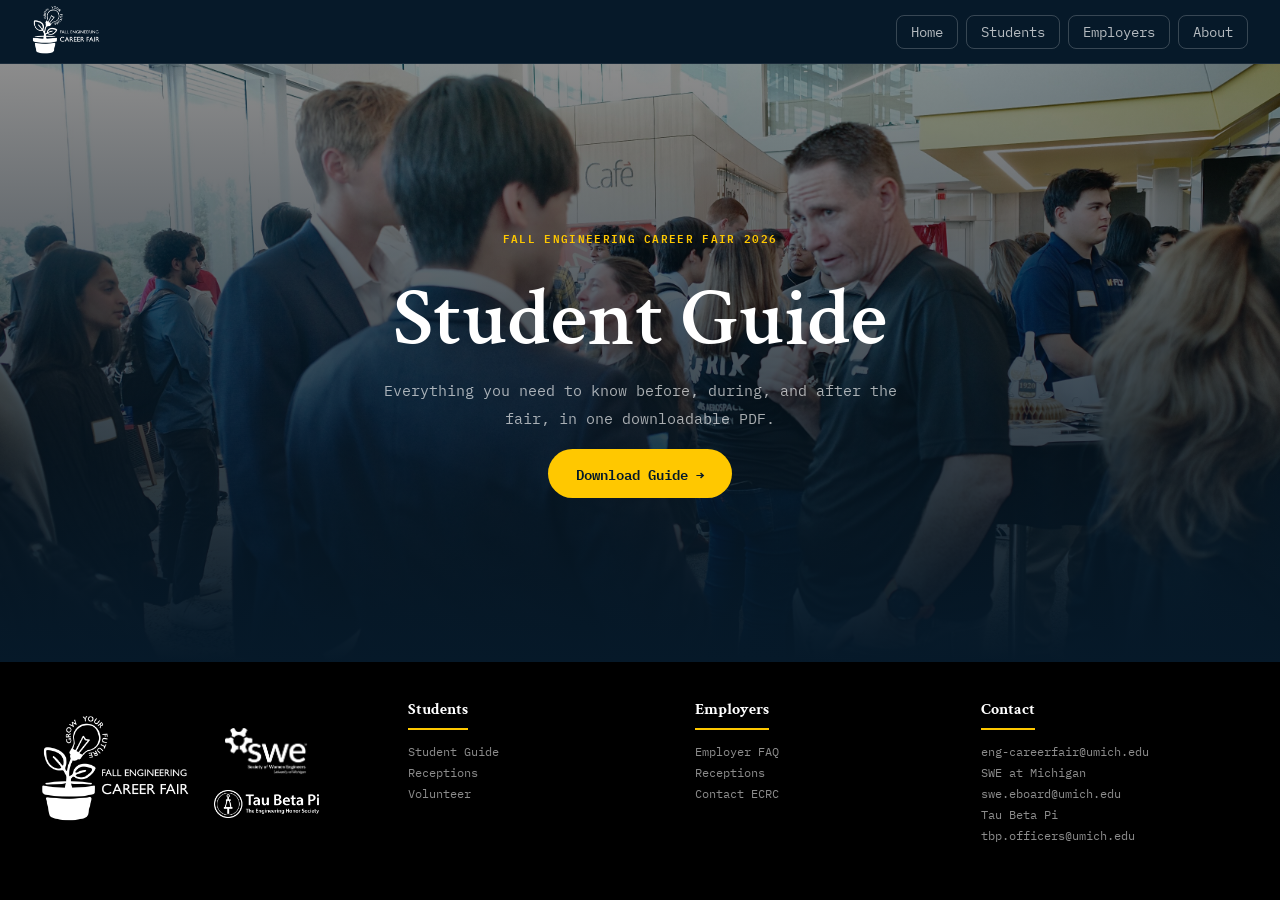
<file: student-guide.html>
<!DOCTYPE html>
<html lang="en">
<head>
  <meta charset="UTF-8">
  <meta name="viewport" content="width=device-width, initial-scale=1.0">
  <title>Student Guide — Fall Engineering Career Fair 2026</title>
  <link href="https://fonts.googleapis.com/css2?family=Crimson+Text:ital,wght@0,600;0,700;1,600&family=IBM+Plex+Mono:wght@400;600&display=swap" rel="stylesheet">
  <link rel="icon" type="image/png" href="img/favicon.png?v=2">
  <link rel="stylesheet" href="css/style.css">
</head>
<body>
<div class="page-shell">

<nav class="nav" role="navigation" aria-label="Main navigation">

  <input type="checkbox" id="nav-toggle" class="nav-toggle">

  <a href="index.html" class="nav-logo">
    <img src="img/cf26-logo-white-h.png" alt="Fall Engineering Career Fair 2026 Logo">
  </a>

  <div class="nav-links">
    <a href="index.html" class="nav-link">Home</a>

    <details class="nav-dropdown">
      <summary class="nav-link nav-dropdown-trigger">Students</summary>
      <div class="nav-dropdown-menu">
        <a href="student-guide.html">Student Guide</a>
        <a href="receptions-students.html">Receptions</a>
        <a href="volunteer.html">Volunteer</a>
      </div>
    </details>

    <details class="nav-dropdown">
      <summary class="nav-link nav-dropdown-trigger">Employers</summary>
      <div class="nav-dropdown-menu">
        <a href="employer-faq.html">Employer FAQ</a>
        <a href="receptions.html">Receptions</a>
      </div>
    </details>

    <details class="nav-dropdown nav-dropdown-right">
      <summary class="nav-link nav-dropdown-trigger">About</summary>
      <div class="nav-dropdown-menu">
        <a href="about-us.html">About Us</a>
        <a href="student-leadership.html">Student Leadership</a>
      </div>
    </details>
  </div>

  <label for="nav-toggle" class="nav-hamburger" aria-label="Toggle navigation menu">
    <span></span>
    <span></span>
    <span></span>
  </label>

</nav>

<section class="hero sg-hero" aria-labelledby="sg-heading">
  <div class="hero-bg" aria-hidden="true"></div>
  <div class="sg-hero-inner">
    <p class="hero-eyebrow">FALL ENGINEERING CAREER FAIR 2026</p>
    <h1 class="hero-title" id="sg-heading">Student Guide</h1>
    <p class="hero-sub">
      Everything you need to know before, during, and after the fair,
      in one downloadable PDF.
    </p>
    <div class="hero-btns">
      <a
        href="https://career.engin.umich.edu/FallCareerFairStudentGuide"
        target="_blank"
        rel="noopener"
        class="btn btn-yellow-lg"
        aria-label="Download the ECRC Student Guide PDF"
      >
        Download Guide →
      </a>
    </div>
  </div>
</section>

<footer role="contentinfo">

  <div class="footer-grid">
    <div class="footer-brand">
      <div class="footer-logo-group">

        <a href="index.html" class="footer-main-logo" aria-label="Fall Engineering Career Fair Home">
          <img
            src="img/cf26-logo-white-h.png"
            alt="Fall Engineering Career Fair 2026 Logo"
          >
        </a>

        <div class="footer-partner-stack">
          <a href="https://www.sweumich.org/" target="_blank" rel="noopener" class="footer-partner-logo">
            <img
              src="logos/swe_white_trans.png"
              alt="SWE at Michigan"
            >
          </a>

          <a href="https://tbp.engin.umich.edu/" target="_blank" rel="noopener" class="footer-partner-logo">
            <img
              src="logos/tbp_white_trans.png"
              alt="Tau Beta Pi"
            >
          </a>
        </div>

      </div>
    </div>

    <div>
      <div class="footer-col-head">Students</div>

      <nav class="footer-links">
        <a href="student-guide.html">Student Guide</a>
        <a href="receptions-students.html">Receptions</a>
        <a href="volunteer.html">Volunteer</a>
      </nav>
    </div>

    <div>
      <div class="footer-col-head">Employers</div>

      <nav class="footer-links">
        <a href="employer-faq.html">Employer FAQ</a>
        <a href="receptions.html">Receptions</a>
        <a href="mailto:eng-careerfair@umich.edu">
          Contact ECRC
        </a>
      </nav>
    </div>

    <div>
      <div class="footer-col-head">Contact</div>

      <nav class="footer-links">
        <a href="mailto:eng-careerfair@umich.edu">
          eng-careerfair@umich.edu
        </a>

        <a href="https://www.sweumich.org/" target="_blank" rel="noopener">
          SWE at Michigan
        </a>

        <a href="mailto:swe.eboard@umich.edu">
          swe.eboard@umich.edu
        </a>

        <a href="https://tbp.engin.umich.edu/" target="_blank" rel="noopener">
          Tau Beta Pi
        </a>

        <a href="mailto:tbp.officers@umich.edu">
          tbp.officers@umich.edu
        </a>
      </nav>
    </div>

  </div>

</footer>
</div>

</body>
</html>
</file>
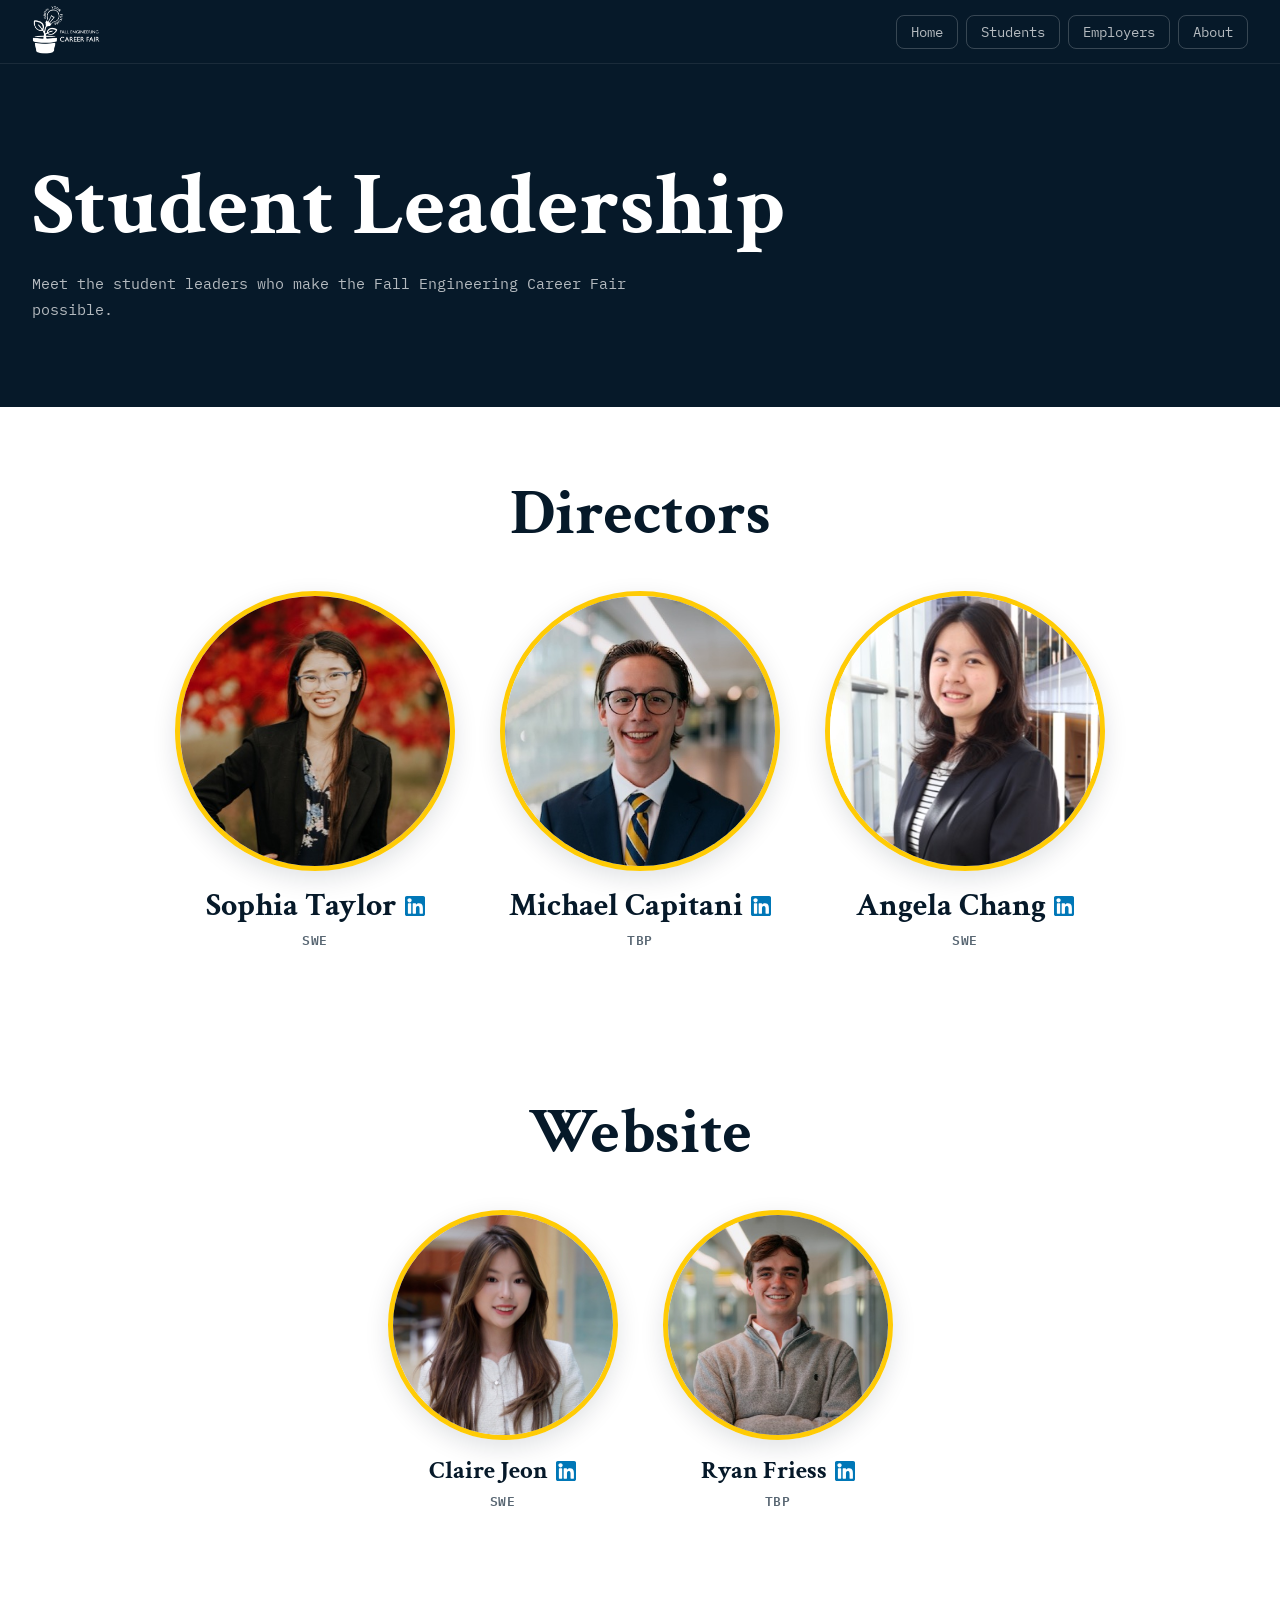
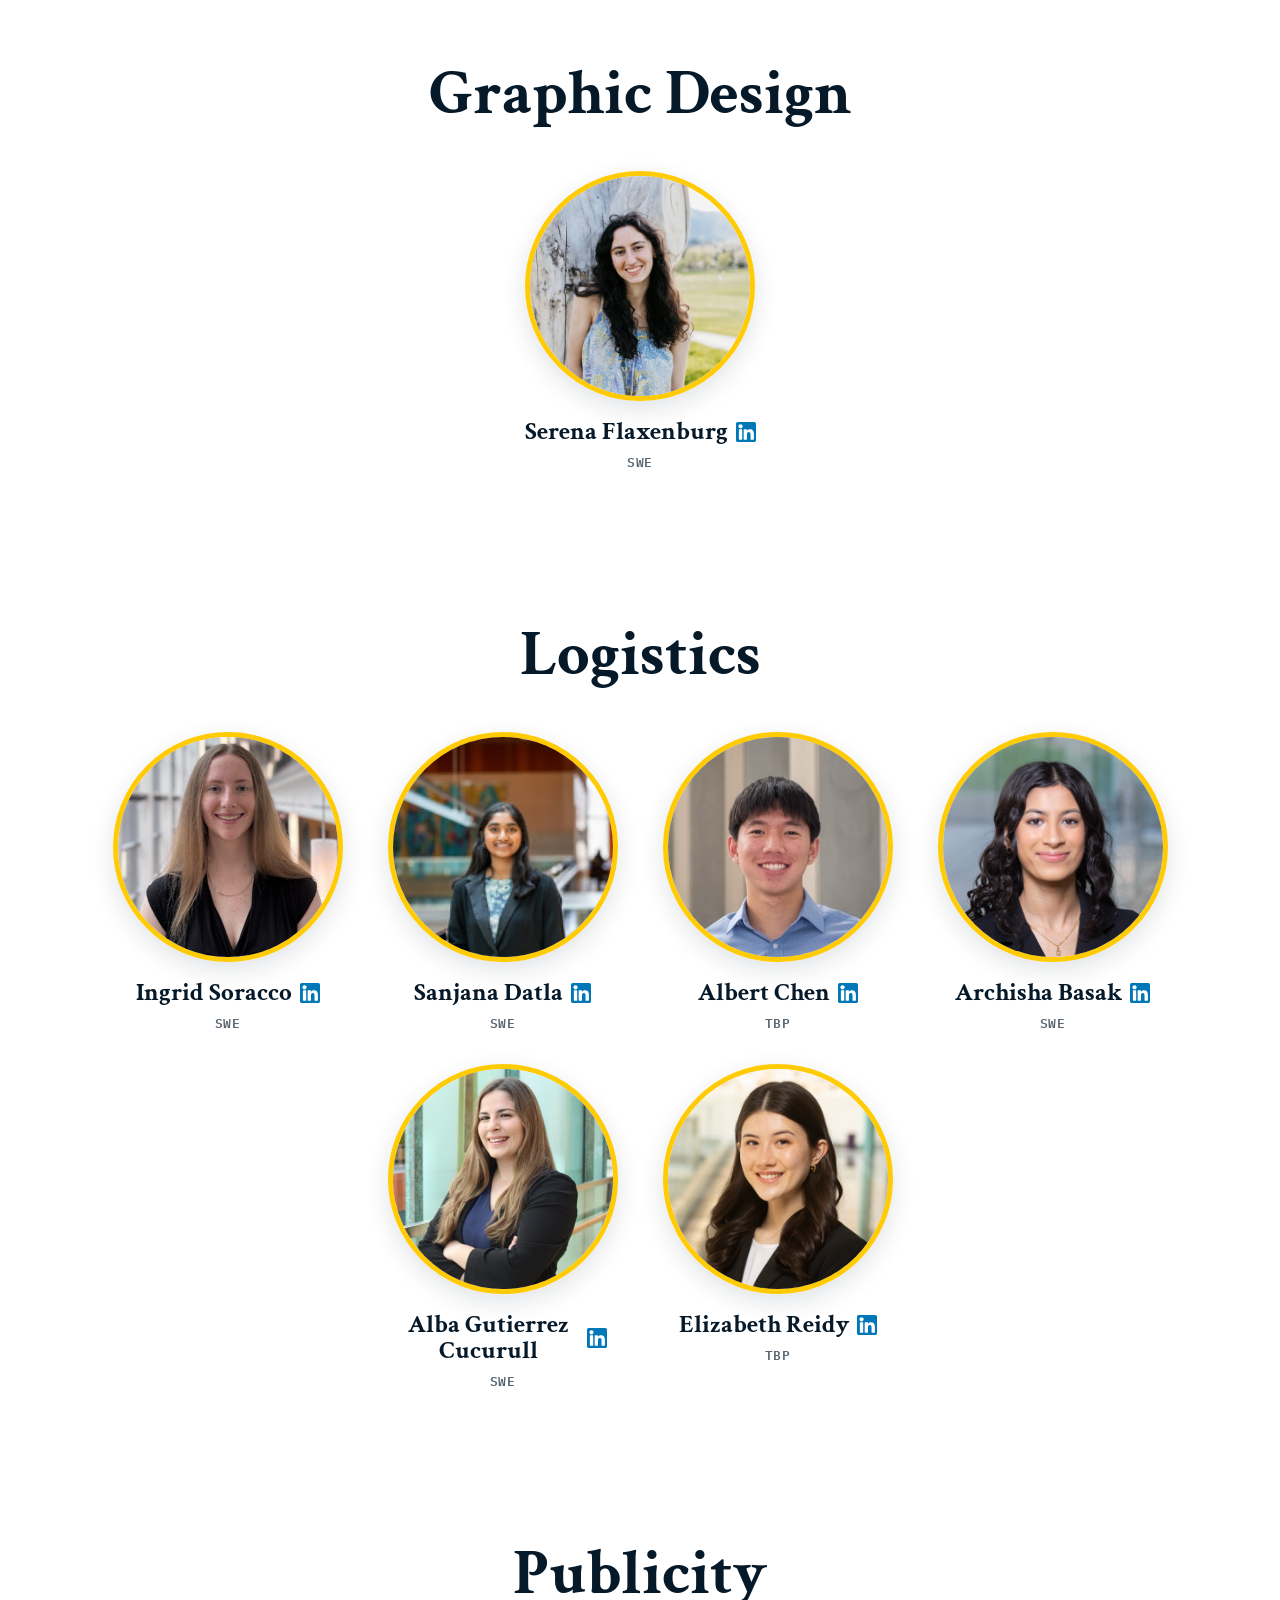
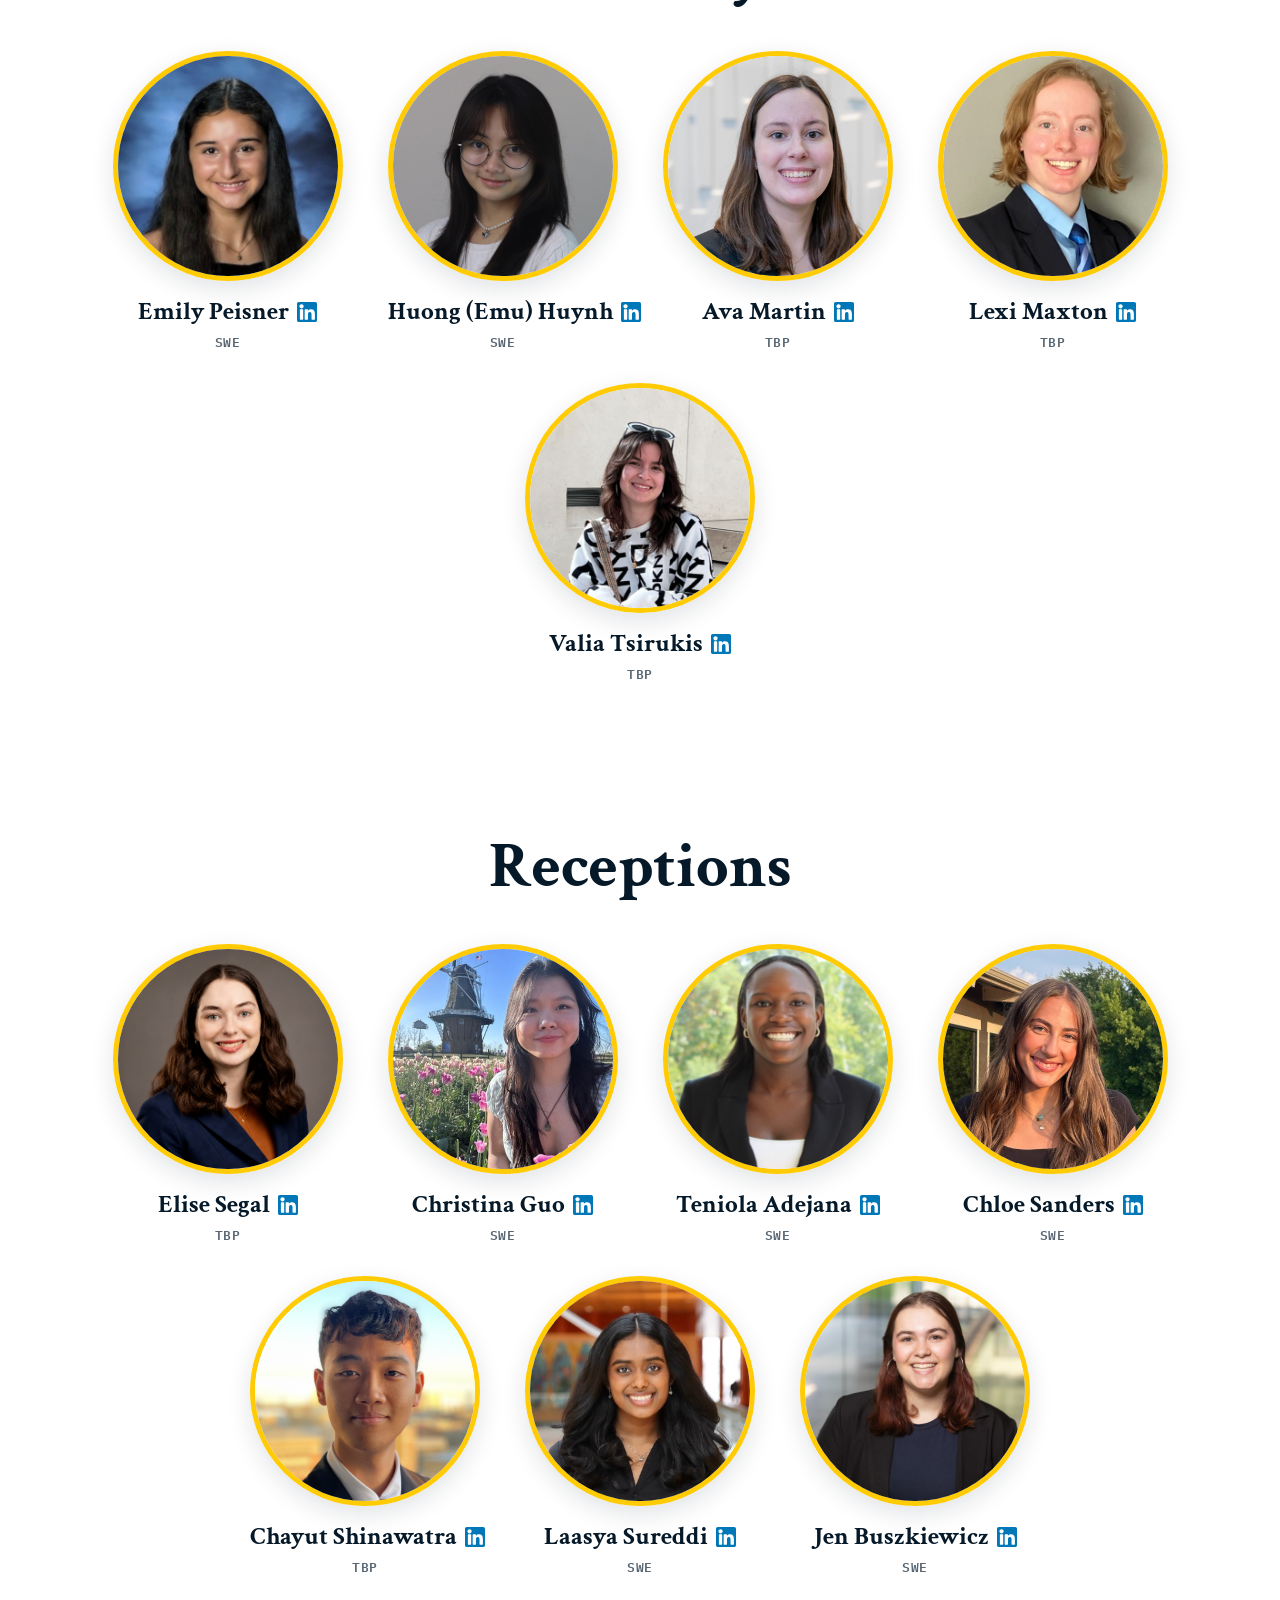
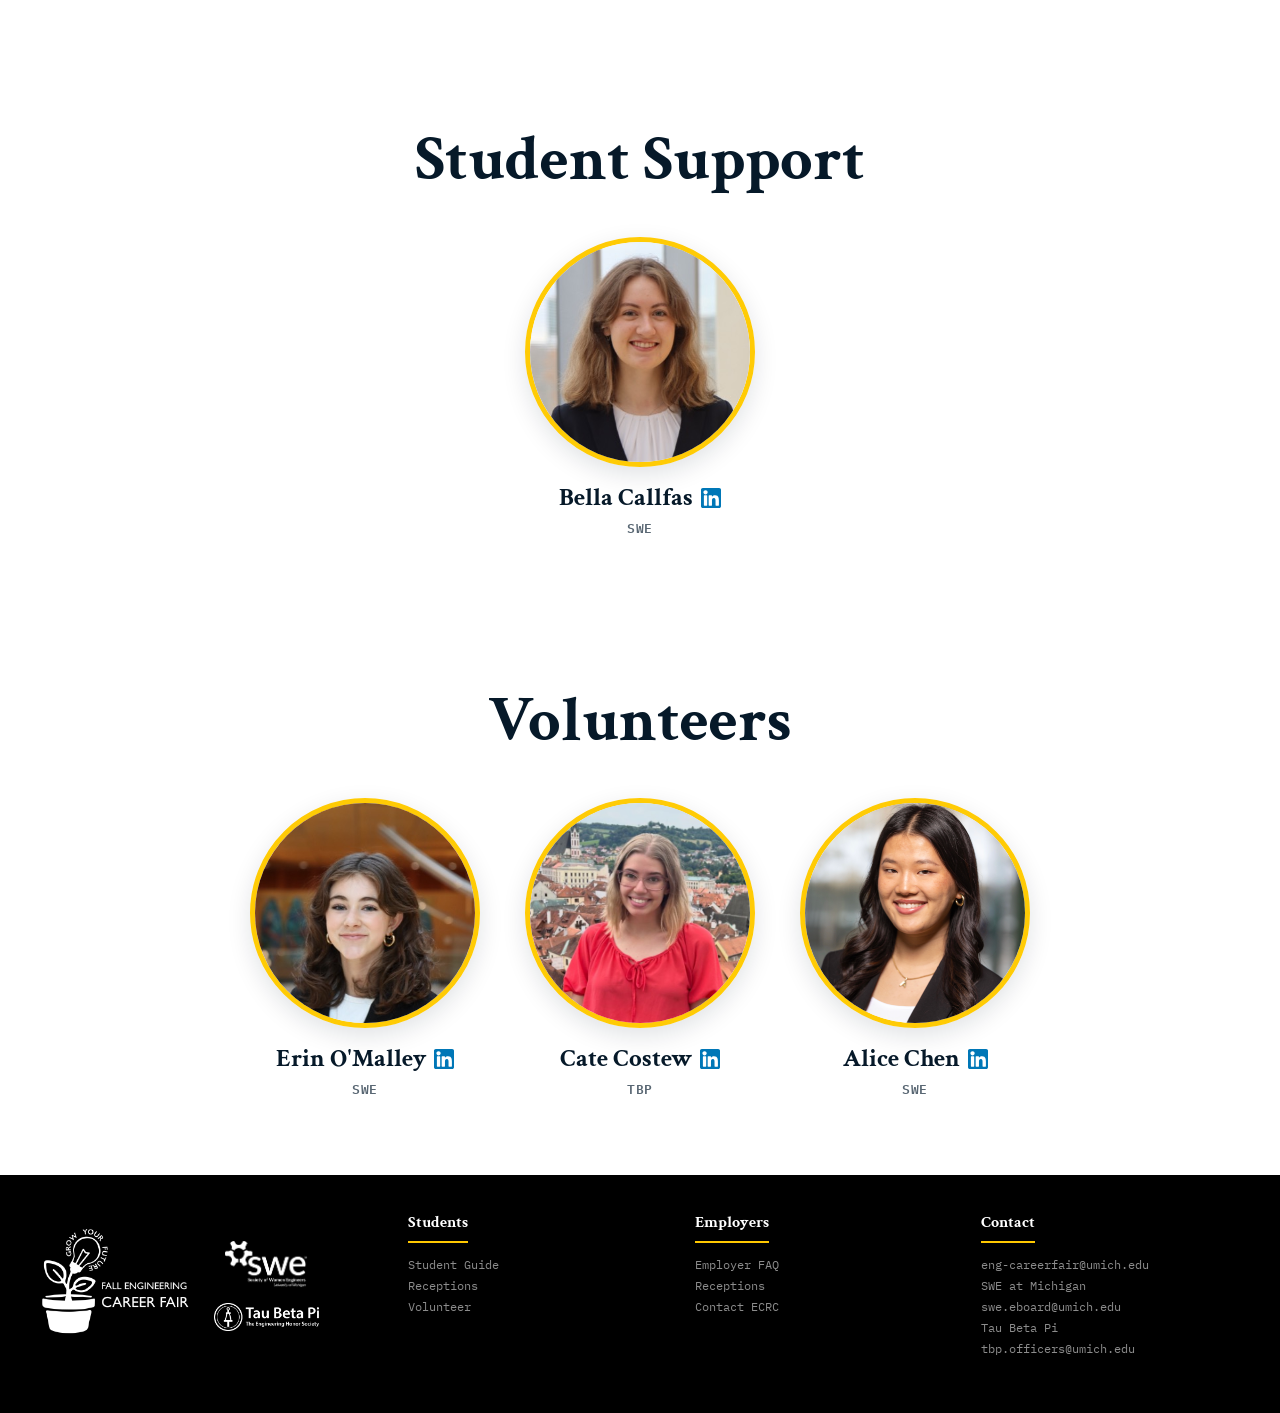
<file: student-leadership.html>
<!DOCTYPE html>
<html lang="en">
<head>
  <meta charset="UTF-8">
  <meta name="viewport" content="width=device-width, initial-scale=1.0">

  <title>Student Leadership | Fall Engineering Career Fair 2026</title>

  <link
    href="https://fonts.googleapis.com/css2?family=Crimson+Text:ital,wght@0,600;0,700;1,600&family=IBM+Plex+Mono:wght@400;600&display=swap"
    rel="stylesheet"
  >

  <link rel="stylesheet" href="css/style.css">

  <link rel="icon" type="image/png" href="img/favicon.png?v=2">

</head>

<body>
  <div class="page-shell">

    <nav class="nav" role="navigation" aria-label="Main navigation">

      <input type="checkbox" id="nav-toggle" class="nav-toggle">

      <a href="index.html" class="nav-logo">
        <img src="img/cf26-logo-white-h.png" alt="Fall Engineering Career Fair 2026 Logo">
      </a>

      <div class="nav-links">
        <a href="index.html" class="nav-link">Home</a>

        <details class="nav-dropdown">
          <summary class="nav-link nav-dropdown-trigger">Students</summary>
          <div class="nav-dropdown-menu">
            <a href="student-guide.html">Student Guide</a>
            <a href="receptions-students.html">Receptions</a>
            <a href="volunteer.html">Volunteer</a>
          </div>
        </details>

        <details class="nav-dropdown">
          <summary class="nav-link nav-dropdown-trigger">Employers</summary>
          <div class="nav-dropdown-menu">
            <a href="employer-faq.html">Employer FAQ</a>
            <a href="receptions.html">Receptions</a>
          </div>
        </details>

        <details class="nav-dropdown nav-dropdown-right">
          <summary class="nav-link nav-dropdown-trigger">About</summary>
          <div class="nav-dropdown-menu">
            <a href="about-us.html">About Us</a>
            <a href="student-leadership.html">Student Leadership</a>
            <a href="gallery.html">Gallery</a>
          </div>
        </details>
      </div>

      <label for="nav-toggle" class="nav-hamburger" aria-label="Toggle navigation menu">
        <span></span>
        <span></span>
        <span></span>
      </label>

    </nav>

    <section class="leadership-hero">
      <div class="leadership-hero-inner">
        <h1 class="leadership-title">
          Student <span class="yellow-bg">Leadership</span>
        </h1>

        <p class="leadership-intro">
          Meet the student leaders who make the Fall Engineering Career Fair possible.
        </p>
      </div>
    </section>

    <section class="leadership-section directors-section">
      <h2>Directors</h2>

      <div class="leadership-grid">

        <article class="leader">
          <img
            src="img/leadership/sophia_taylor.jpg"
            alt="Sophia Taylor"
            class="leader-photo"
          >

          <div class="leader-name-row">
            <h3 class="leader-name">Sophia Taylor</h3>

            <a
              href="https://www.linkedin.com/in/sophia-taylor05"
              class="leader-linkedin"
              target="_blank"
              rel="noopener noreferrer"
              aria-label="Sophia Taylor on LinkedIn"
            >
              <img src="logos/linkedin.svg" alt="" class="linkedin-icon">
            </a>
          </div>

          <p class="leader-affiliation">SWE</p>
        </article>

        <article class="leader">
          <img
            src="img/leadership/michael_capitani.jpg"
            alt="Michael Capitani"
            class="leader-photo"
          >

          <div class="leader-name-row">
            <h3 class="leader-name">Michael Capitani</h3>

            <a
              href="https://www.linkedin.com/in/michael-capitani/"
              class="leader-linkedin"
              target="_blank"
              rel="noopener noreferrer"
              aria-label="Michael Capitani on LinkedIn"
            >
              <img src="logos/linkedin.svg" alt="" class="linkedin-icon">
            </a>
          </div>

          <p class="leader-affiliation">TBP</p>
        </article>

        <article class="leader">
          <img
            src="img/leadership/angela_chang_jpg.jpg"
            alt="Angela Chang"
            class="leader-photo"
          >

          <div class="leader-name-row">
            <h3 class="leader-name">Angela Chang</h3>

            <a
              href="https://www.linkedin.com/in/angela-chang-/"
              class="leader-linkedin"
              target="_blank"
              rel="noopener noreferrer"
              aria-label="Angela Chang on LinkedIn"
            >
              <img src="logos/linkedin.svg" alt="" class="linkedin-icon">
            </a>
          </div>

          <p class="leader-affiliation">SWE</p>
        </article>

      </div>
    </section>

    <section class="leadership-section">
      <h2>Website</h2>

      <div class="leadership-grid leadership-grid-small-names">

        <article class="leader">
          <img
            src="img/leadership/claire_jeon.jpeg"
            alt="Claire Jeon"
            class="leader-photo"
          >

          <div class="leader-name-row">
            <h3 class="leader-name">Claire Jeon</h3>

            <a
              href="https://www.linkedin.com/in/claire-jeon-959592291/"
              class="leader-linkedin"
              target="_blank"
              rel="noopener noreferrer"
              aria-label="Claire Jeon on LinkedIn"
            >
              <img src="logos/linkedin.svg" alt="" class="linkedin-icon">
            </a>
          </div>

          <p class="leader-affiliation">SWE</p>
        </article>

        <article class="leader">
          <img
            src="img/leadership/ryan_friess.jpg"
            alt="Ryan Friess"
            class="leader-photo"
          >

          <div class="leader-name-row">
            <h3 class="leader-name">Ryan Friess</h3>

            <a
              href="https://www.linkedin.com/in/ryanfriess/"
              class="leader-linkedin"
              target="_blank"
              rel="noopener noreferrer"
              aria-label="Ryan Friess on LinkedIn"
            >
              <img src="logos/linkedin.svg" alt="" class="linkedin-icon">
            </a>
          </div>

          <p class="leader-affiliation">TBP</p>
        </article>

      </div>
    </section>

    <section class="leadership-section">
      <h2>Graphic Design</h2>

      <div class="leadership-grid leadership-grid-small-names">

        <article class="leader">
          <img
            src="img/leadership/serena_flaxenburg.jpg"
            alt="Serena Flaxenburg"
            class="leader-photo"
          >

          <div class="leader-name-row">
            <h3 class="leader-name">Serena Flaxenburg</h3>

            <a
              href="https://www.linkedin.com/in/serena-flaxenburg"
              class="leader-linkedin"
              target="_blank"
              rel="noopener noreferrer"
              aria-label="Serena Flaxenburg on LinkedIn"
            >
              <img src="logos/linkedin.svg" alt="" class="linkedin-icon">
            </a>
          </div>

          <p class="leader-affiliation">SWE</p>
        </article>

      </div>
    </section>

    <section class="leadership-section">
      <h2>Logistics</h2>

      <div class="leadership-grid leadership-grid-small-names">

        <article class="leader">
          <img
            src="img/leadership/ingrid_soracco.jpg"
            alt="Ingrid Soracco"
            class="leader-photo"
          >

          <div class="leader-name-row">
            <h3 class="leader-name">Ingrid Soracco</h3>

            <a
              href="https://www.linkedin.com/in/ingridsor"
              class="leader-linkedin"
              target="_blank"
              rel="noopener noreferrer"
              aria-label="Ingrid Soracco on LinkedIn"
            >
              <img src="logos/linkedin.svg" alt="" class="linkedin-icon">
            </a>
          </div>

          <p class="leader-affiliation">SWE</p>
        </article>

        <article class="leader">
          <img
            src="img/leadership/sanjana_datla.jpg"
            alt="Sanjana Datla"
            class="leader-photo"
          >

          <div class="leader-name-row">
            <h3 class="leader-name">Sanjana Datla</h3>

            <a
              href="https://www.linkedin.com/in/sanjanadat/"
              class="leader-linkedin"
              target="_blank"
              rel="noopener noreferrer"
              aria-label="Sanjana Datla on LinkedIn"
            >
              <img src="logos/linkedin.svg" alt="" class="linkedin-icon">
            </a>
          </div>

          <p class="leader-affiliation">SWE</p>
        </article>

        <article class="leader">
          <img
            src="img/leadership/albert_chen.jpg"
            alt="Albert Chen"
            class="leader-photo"
          >

          <div class="leader-name-row">
            <h3 class="leader-name">Albert Chen</h3>

            <a
              href="https://www.linkedin.com/in/albertchenn/"
              class="leader-linkedin"
              target="_blank"
              rel="noopener noreferrer"
              aria-label="Albert Chen on LinkedIn"
            >
              <img src="logos/linkedin.svg" alt="" class="linkedin-icon">
            </a>
          </div>

          <p class="leader-affiliation">TBP</p>
        </article>

        <article class="leader">
          <img
            src="img/leadership/archisha_basak_crop.png"
            alt="Archisha Basak"
            class="leader-photo"
          >

          <div class="leader-name-row">
            <h3 class="leader-name">Archisha Basak</h3>

            <a
              href="https://www.linkedin.com/in/archishabasak"
              class="leader-linkedin"
              target="_blank"
              rel="noopener noreferrer"
              aria-label="Archisha Basak on LinkedIn"
            >
              <img src="logos/linkedin.svg" alt="" class="linkedin-icon">
            </a>
          </div>

          <p class="leader-affiliation">SWE</p>
        </article>

        <article class="leader">
          <img
            src="img/leadership/alba_gutierrez_cucurell.jpeg"
            alt="Alba Gutierrez Cucurull"
            class="leader-photo"
          >

          <div class="leader-name-row">
            <h3 class="leader-name leader-name-wrap">
                Alba Gutierrez Cucurull
            </h3>

            <a
              href="https://www.linkedin.com/in/albagucu"
              class="leader-linkedin"
              target="_blank"
              rel="noopener noreferrer"
              aria-label="Alba Gutierrez Cucurull on LinkedIn"
            >
              <img src="logos/linkedin.svg" alt="" class="linkedin-icon">
            </a>
          </div>

          <p class="leader-affiliation">SWE</p>
        </article>

        <article class="leader">
          <img
            src="img/leadership/elizabeth_reidy_crop.png"
            alt="Elizabeth Reidy"
            class="leader-photo"
          >

          <div class="leader-name-row">
            <h3 class="leader-name">Elizabeth Reidy</h3>

            <a
              href="https://www.linkedin.com/in/elizabeth-reidy"
              class="leader-linkedin"
              target="_blank"
              rel="noopener noreferrer"
              aria-label="Elizabeth Reidy on LinkedIn"
            >
              <img src="logos/linkedin.svg" alt="" class="linkedin-icon">
            </a>
          </div>

          <p class="leader-affiliation">TBP</p>
        </article>

      </div>
    </section>

    <section class="leadership-section">
      <h2>Publicity</h2>

      <div class="leadership-grid leadership-grid-small-names">

        <article class="leader">
          <img
            src="img/leadership/emily_peisner.jpeg"
            alt="Emily Peisner"
            class="leader-photo"
          >

          <div class="leader-name-row">
            <h3 class="leader-name">Emily Peisner</h3>

            <a
              href="https://www.linkedin.com/in/emilypeisner"
              class="leader-linkedin"
              target="_blank"
              rel="noopener noreferrer"
              aria-label="Emily Peisner on LinkedIn"
            >
              <img src="logos/linkedin.svg" alt="" class="linkedin-icon">
            </a>
          </div>

          <p class="leader-affiliation">SWE</p>
        </article>

        <article class="leader">
          <img
            src="img/leadership/huong_huynh_jpg.jpg"
            alt="Huong (Emu) Huynh"
            class="leader-photo"
          >

          <div class="leader-name-row">
            <h3 class="leader-name">Huong (Emu) Huynh</h3>

            <a
              href="https://www.linkedin.com/in/huong-huynh-53b450275"
              class="leader-linkedin"
              target="_blank"
              rel="noopener noreferrer"
              aria-label="Huong (Emu) Huynh on LinkedIn"
            >
              <img src="logos/linkedin.svg" alt="" class="linkedin-icon">
            </a>
          </div>

          <p class="leader-affiliation">SWE</p>
        </article>

        <article class="leader">
          <img
            src="img/leadership/ava_martin_crop.png"
            alt="Ava Martin"
            class="leader-photo"
          >

          <div class="leader-name-row">
            <h3 class="leader-name">Ava Martin</h3>

            <a
              href="https://www.linkedin.com/in/ava-martin-5465932a8"
              class="leader-linkedin"
              target="_blank"
              rel="noopener noreferrer"
              aria-label="Ava Martin on LinkedIn"
            >
              <img src="logos/linkedin.svg" alt="" class="linkedin-icon">
            </a>
          </div>

          <p class="leader-affiliation">TBP</p>
        </article>

        <article class="leader">
          <img
            src="img/leadership/alexandra_maxton_crop.png"
            alt="Lexi Maxton"
            class="leader-photo"
          >

          <div class="leader-name-row">
            <h3 class="leader-name">Lexi Maxton</h3>

            <a
              href="https://www.linkedin.com/in/alexandra-maxton-210374296"
              class="leader-linkedin"
              target="_blank"
              rel="noopener noreferrer"
              aria-label="Lexi Maxton on LinkedIn"
            >
              <img src="logos/linkedin.svg" alt="" class="linkedin-icon">
            </a>
          </div>

          <p class="leader-affiliation">TBP</p>
        </article>

        <article class="leader">
          <img
            src="img/leadership/vasiliki_tsirukis.png"
            alt="Valia Tsirukis"
            class="leader-photo"
          >

          <div class="leader-name-row">
            <h3 class="leader-name">Valia Tsirukis</h3>

            <a
              href="https://www.linkedin.com/in/vasiliki-tsirukis"
              class="leader-linkedin"
              target="_blank"
              rel="noopener noreferrer"
              aria-label="Valia Tsirukis on LinkedIn"
            >
              <img src="logos/linkedin.svg" alt="" class="linkedin-icon">
            </a>
          </div>

          <p class="leader-affiliation">TBP</p>
        </article>

      </div>
    </section>

    <section class="leadership-section">
      <h2>Receptions</h2>

      <div class="leadership-grid leadership-grid-small-names">

        <article class="leader">
          <img
            src="img/leadership/elise_segal.png"
            alt="Elise Segal"
            class="leader-photo"
          >

          <div class="leader-name-row">
            <h3 class="leader-name">Elise Segal</h3>

            <a
              href="https://www.linkedin.com/in/elise-segal-307827285/"
              class="leader-linkedin"
              target="_blank"
              rel="noopener noreferrer"
              aria-label="Elise Segal on LinkedIn"
            >
              <img src="logos/linkedin.svg" alt="" class="linkedin-icon">
            </a>
          </div>

          <p class="leader-affiliation">TBP</p>
        </article>

        <article class="leader">
          <img
            src="img/leadership/christina_guo.jpg"
            alt="Christina Guo"
            class="leader-photo"
          >

          <div class="leader-name-row">
            <h3 class="leader-name">Christina Guo</h3>

            <a
              href="https://www.linkedin.com/in/guona"
              class="leader-linkedin"
              target="_blank"
              rel="noopener noreferrer"
              aria-label="Christina Guo on LinkedIn"
            >
              <img src="logos/linkedin.svg" alt="" class="linkedin-icon">
            </a>
          </div>

          <p class="leader-affiliation">SWE</p>
        </article>

        <article class="leader">
          <img
            src="img/leadership/teniola_adejana_crop.png"
            alt="Teniola Adejana"
            class="leader-photo"
          >

          <div class="leader-name-row">
            <h3 class="leader-name">Teniola Adejana</h3>

            <a
              href="https://www.linkedin.com/in/teniola-adejana-2872091a9/"
              class="leader-linkedin"
              target="_blank"
              rel="noopener noreferrer"
              aria-label="Teniola Adejana on LinkedIn"
            >
              <img src="logos/linkedin.svg" alt="" class="linkedin-icon">
            </a>
          </div>

          <p class="leader-affiliation">SWE</p>
        </article>

        <article class="leader">
          <img
            src="img/leadership/chloe_sanders.jpg"
            alt="Chloe Sanders"
            class="leader-photo"
          >

          <div class="leader-name-row">
            <h3 class="leader-name">Chloe Sanders</h3>

            <a
              href="https://www.linkedin.com/in/chloe-sanders-054508379/"
              class="leader-linkedin"
              target="_blank"
              rel="noopener noreferrer"
              aria-label="Chloe Sanders on LinkedIn"
            >
              <img src="logos/linkedin.svg" alt="" class="linkedin-icon">
            </a>
          </div>

          <p class="leader-affiliation">SWE</p>
        </article>

        <article class="leader">
          <img
            src="img/leadership/chayut_shinawatra_crop.png"
            alt="Chayut Shinawatra"
            class="leader-photo"
          >

          <div class="leader-name-row">
            <h3 class="leader-name">Chayut Shinawatra</h3>

            <a
              href="https://www.linkedin.com/in/chayut-shinawatra-39274431b/"
              class="leader-linkedin"
              target="_blank"
              rel="noopener noreferrer"
              aria-label="Chayut Shinawatra on LinkedIn"
            >
              <img src="logos/linkedin.svg" alt="" class="linkedin-icon">
            </a>
          </div>

          <p class="leader-affiliation">TBP</p>
        </article>

        <article class="leader">
          <img
            src="img/leadership/bhanuni_laasya_sureddi.jpg"
            alt="Laasya Sureddi"
            class="leader-photo"
          >

          <div class="leader-name-row">
            <h3 class="leader-name">Laasya Sureddi</h3>

            <a
              href="https://www.linkedin.com/in/bhanuni-sureddi"
              class="leader-linkedin"
              target="_blank"
              rel="noopener noreferrer"
              aria-label="Laasya Sureddi on LinkedIn"
            >
              <img src="logos/linkedin.svg" alt="" class="linkedin-icon">
            </a>
          </div>

          <p class="leader-affiliation">SWE</p>
        </article>

        <article class="leader">
          <img
            src="img/leadership/jennifer_buszkiewicz_crop.png"
            alt="Jen Buszkiewicz"
            class="leader-photo"
          >

          <div class="leader-name-row">
            <h3 class="leader-name">Jen Buszkiewicz</h3>

            <a
              href="https://www.linkedin.com/in/jennifer-buszkiewicz"
              class="leader-linkedin"
              target="_blank"
              rel="noopener noreferrer"
              aria-label="Jen Buszkiewicz on LinkedIn"
            >
              <img src="logos/linkedin.svg" alt="" class="linkedin-icon">
            </a>
          </div>

          <p class="leader-affiliation">SWE</p>
        </article>

      </div>
    </section>

    <section class="leadership-section">
      <h2>Student Support</h2>

      <div class="leadership-grid leadership-grid-small-names">

        <article class="leader">
          <img
            src="img/leadership/bella_callfas_jpg.jpg"
            alt="Bella Callfas"
            class="leader-photo"
          >

          <div class="leader-name-row">
            <h3 class="leader-name">Bella Callfas</h3>

            <a
              href="https://www.linkedin.com/in/bella-callfas-0177012a8"
              class="leader-linkedin"
              target="_blank"
              rel="noopener noreferrer"
              aria-label="Bella Callfas on LinkedIn"
            >
              <img src="logos/linkedin.svg" alt="" class="linkedin-icon">
            </a>
          </div>

          <p class="leader-affiliation">SWE</p>
        </article>

      </div>
    </section>

    <section class="leadership-section">
      <h2>Volunteers</h2>

      <div class="leadership-grid leadership-grid-small-names">

        <article class="leader">
          <img
            src="img/leadership/erin_omalley_jpeg.jpeg"
            alt="Erin O'Malley"
            class="leader-photo"
          >

          <div class="leader-name-row">
            <h3 class="leader-name">Erin O'Malley</h3>

            <a
              href="https://www.linkedin.com/in/o-malley-erin"
              class="leader-linkedin"
              target="_blank"
              rel="noopener noreferrer"
              aria-label="Erin O'Malley on LinkedIn"
            >
              <img src="logos/linkedin.svg" alt="" class="linkedin-icon">
            </a>
          </div>

          <p class="leader-affiliation">SWE</p>
        </article>

        <article class="leader">
          <img
            src="img/leadership/cate_costew.jpeg"
            alt="Cate Costew"
            class="leader-photo"
          >

          <div class="leader-name-row">
            <h3 class="leader-name">Cate Costew</h3>

            <a
              href="https://www.linkedin.com/in/cate-costew-4b30a431b/"
              class="leader-linkedin"
              target="_blank"
              rel="noopener noreferrer"
              aria-label="Cate Costew on LinkedIn"
            >
              <img src="logos/linkedin.svg" alt="" class="linkedin-icon">
            </a>
          </div>

          <p class="leader-affiliation">TBP</p>
        </article>

        <article class="leader">
          <img
            src="img/leadership/alice_chen_crop.png"
            alt="Alice Chen"
            class="leader-photo"
          >

          <div class="leader-name-row">
            <h3 class="leader-name">Alice Chen</h3>

            <a
              href="https://www.linkedin.com/in/alice-chen-623153269/"
              class="leader-linkedin"
              target="_blank"
              rel="noopener noreferrer"
              aria-label="Alice Chen on LinkedIn"
            >
              <img src="logos/linkedin.svg" alt="" class="linkedin-icon">
            </a>
          </div>

          <p class="leader-affiliation">SWE</p>
        </article>

      </div>
    </section>

    <footer role="contentinfo">

      <div class="footer-grid">
        <div class="footer-brand">
          <div class="footer-logo-group">

            <a href="index.html" class="footer-main-logo" aria-label="Fall Engineering Career Fair Home">
              <img
                src="img/cf26-logo-white-h.png"
                alt="Fall Engineering Career Fair 2026 Logo"
              >
            </a>

            <div class="footer-partner-stack">
              <a href="https://www.sweumich.org/" target="_blank" rel="noopener" class="footer-partner-logo">
                <img
                  src="logos/swe_white_trans.png"
                  alt="SWE at Michigan"
                >
              </a>

              <a href="https://tbp.engin.umich.edu/" target="_blank" rel="noopener" class="footer-partner-logo">
                <img
                  src="logos/tbp_white_trans.png"
                  alt="Tau Beta Pi"
                >
              </a>
            </div>

          </div>
        </div>

        <div>
          <div class="footer-col-head">Students</div>

          <nav class="footer-links">
            <a href="student-guide.html">Student Guide</a>
            <a href="receptions-students.html">Receptions</a>
            <a href="volunteer.html">Volunteer</a>
          </nav>
        </div>

        <div>
          <div class="footer-col-head">Employers</div>

          <nav class="footer-links">
            <a href="employer-faq.html">Employer FAQ</a>
            <a href="receptions.html">Receptions</a>
            <a href="mailto:eng-careerfair@umich.edu">
              Contact ECRC
            </a>
          </nav>
        </div>

        <div>
          <div class="footer-col-head">Contact</div>

          <nav class="footer-links">
            <a href="mailto:eng-careerfair@umich.edu">
              eng-careerfair@umich.edu
            </a>

            <a href="https://www.sweumich.org/" target="_blank" rel="noopener">
              SWE at Michigan
            </a>

            <a href="mailto:swe.eboard@umich.edu">
              swe.eboard@umich.edu
            </a>

            <a href="https://tbp.engin.umich.edu/" target="_blank" rel="noopener">
              Tau Beta Pi
            </a>

            <a href="mailto:tbp.officers@umich.edu">
              tbp.officers@umich.edu
            </a>
          </nav>
        </div>

      </div>

    </footer>

  </div>
</body>
</html>
</file>
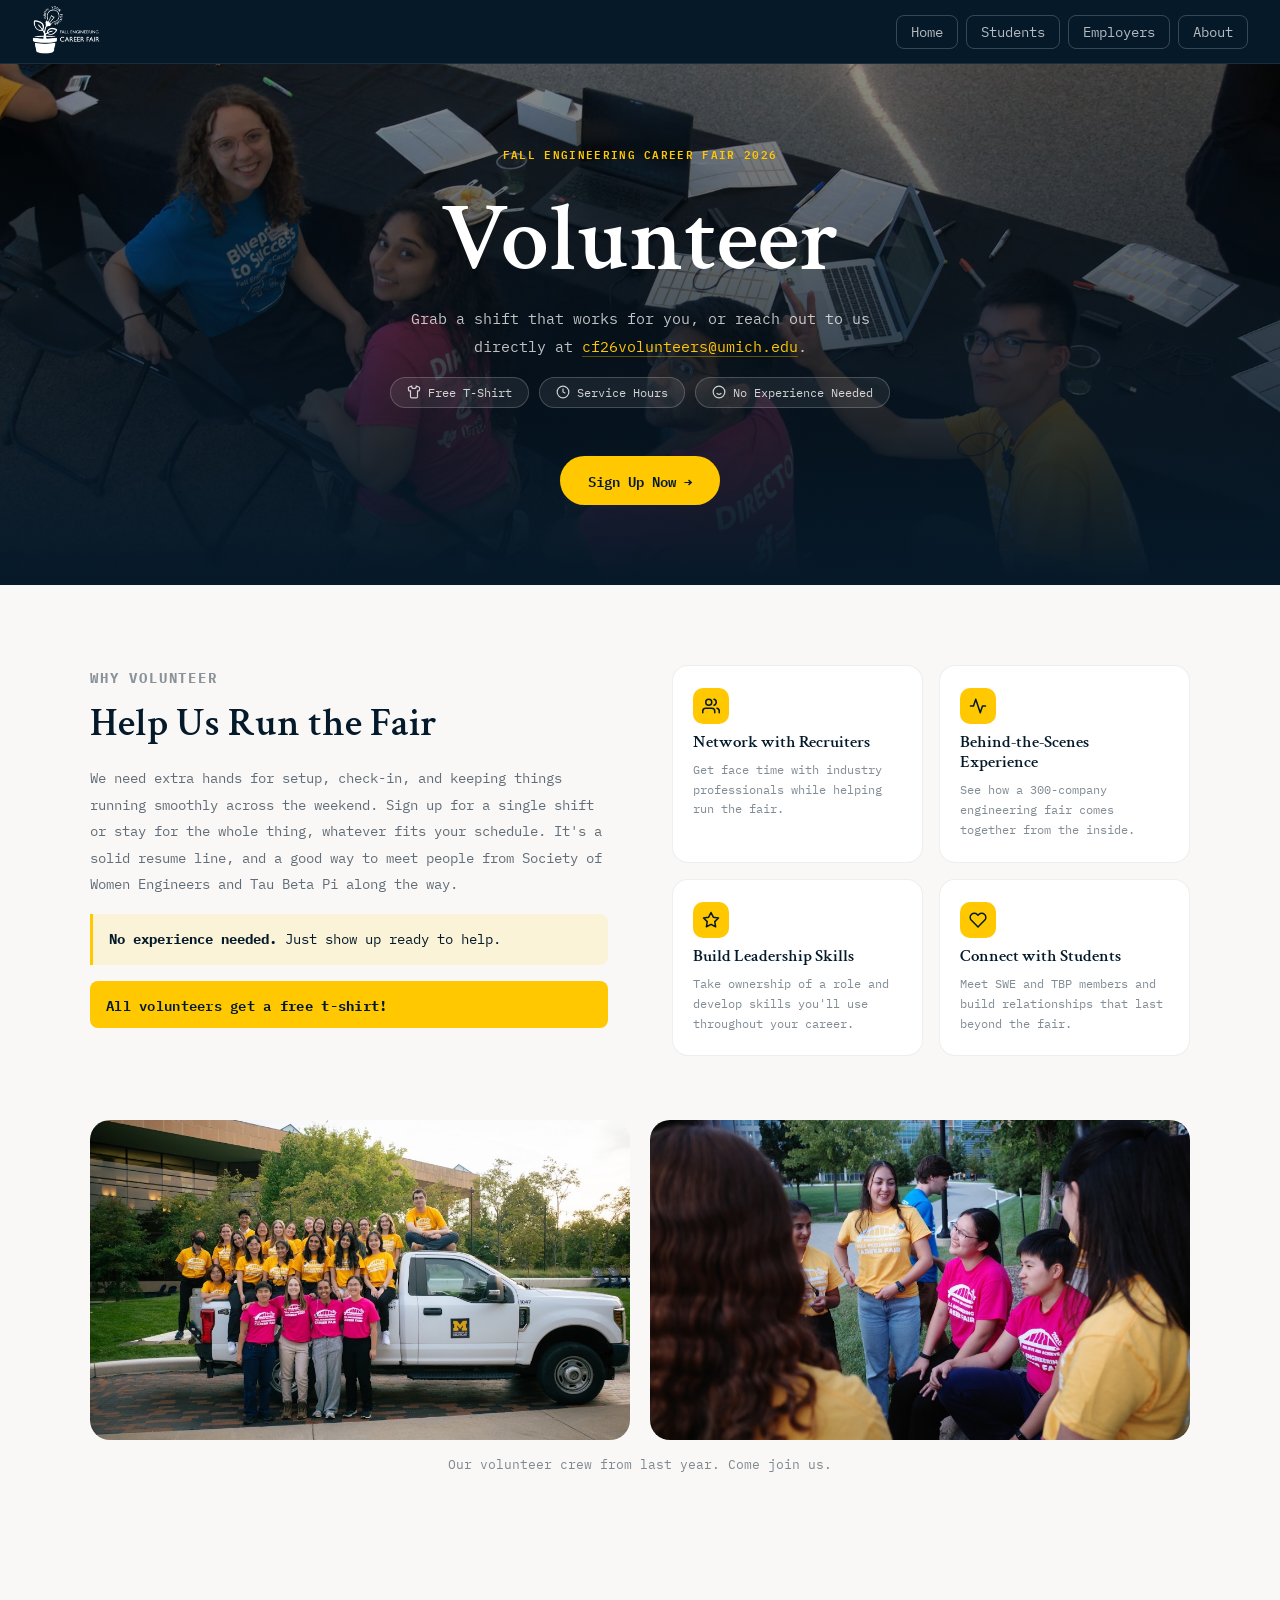
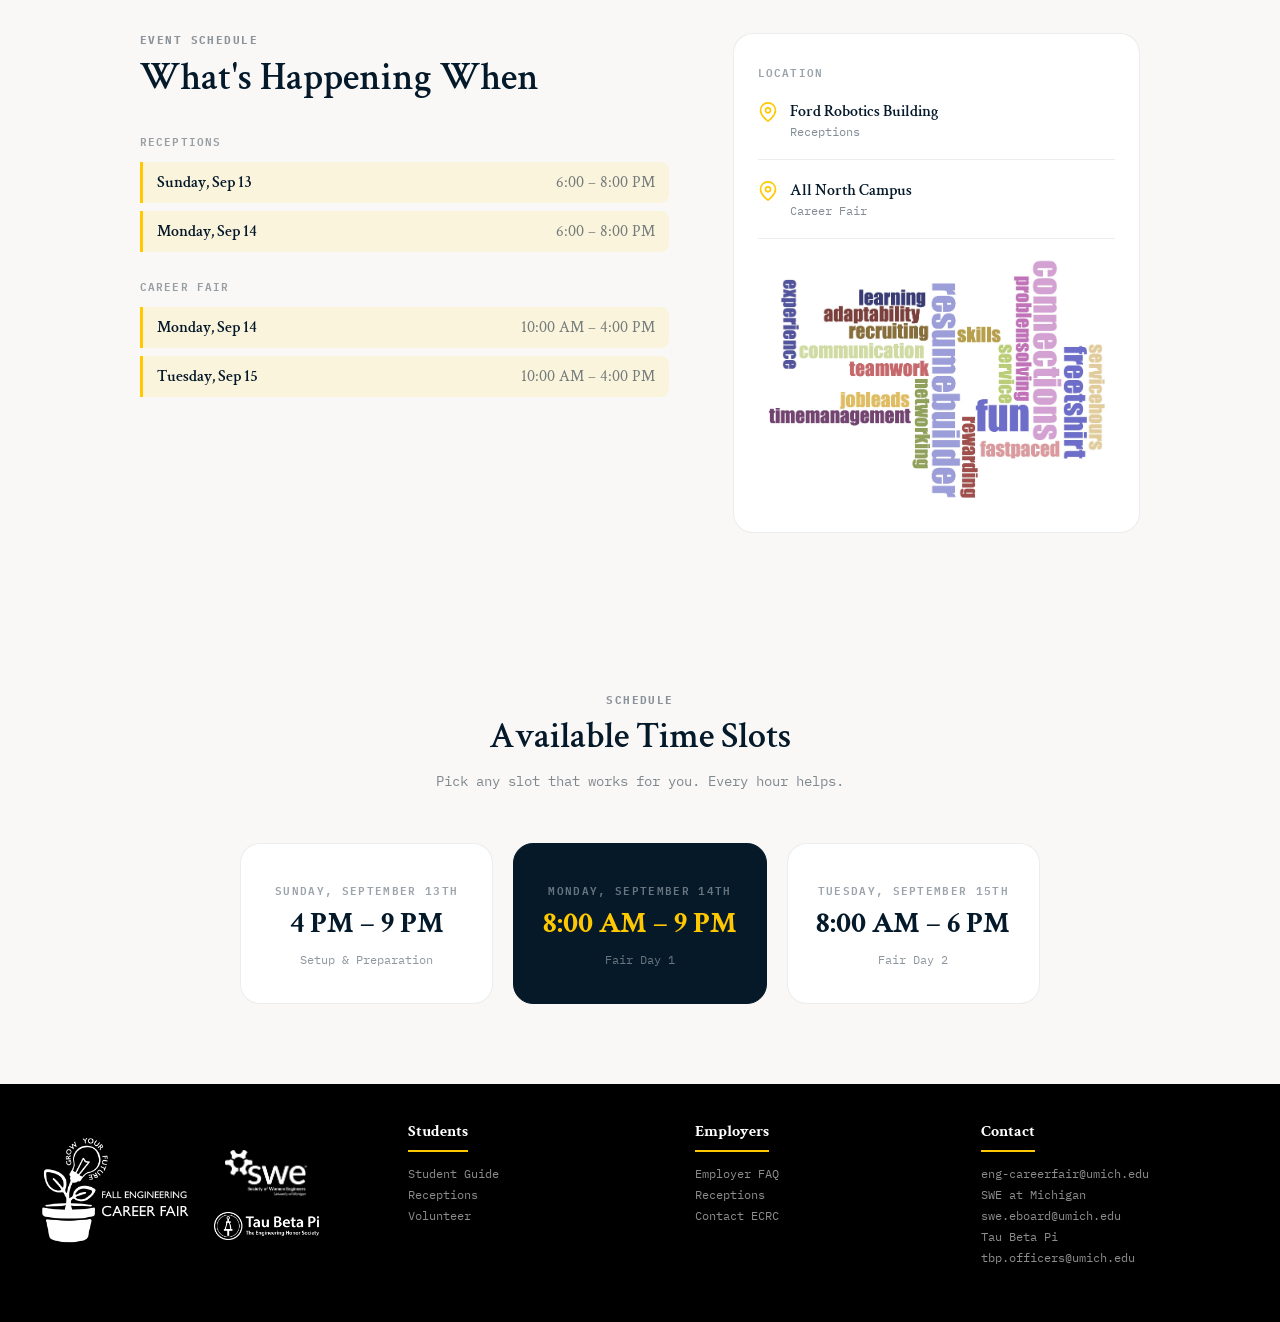
<file: volunteer.html>
<!DOCTYPE html>
<html lang="en">
<head>
  <meta charset="UTF-8">
  <meta name="viewport" content="width=device-width, initial-scale=1.0">
  <title>Volunteer — Fall Engineering Career Fair 2026</title>
  <link href="https://fonts.googleapis.com/css2?family=Crimson+Text:ital,wght@0,600;0,700;1,600&family=IBM+Plex+Mono:wght@400;600&display=swap" rel="stylesheet">
  <link rel="icon" type="image/png" href="img/favicon.png?v=2">
  <link rel="stylesheet" href="css/style.css">
</head>
<body>
<div class="page-shell">

<nav class="nav" role="navigation" aria-label="Main navigation">

  <input type="checkbox" id="nav-toggle" class="nav-toggle">

  <a href="index.html" class="nav-logo">
    <img src="img/cf26-logo-white-h.png" alt="Fall Engineering Career Fair 2026 Logo">
  </a>

  <div class="nav-links">
    <a href="index.html" class="nav-link">Home</a>

    <details class="nav-dropdown">
      <summary class="nav-link nav-dropdown-trigger">Students</summary>
      <div class="nav-dropdown-menu">
        <a href="student-guide.html">Student Guide</a>
        <a href="receptions-students.html">Receptions</a>
        <a href="volunteer.html">Volunteer</a>
      </div>
    </details>

    <details class="nav-dropdown">
      <summary class="nav-link nav-dropdown-trigger">Employers</summary>
      <div class="nav-dropdown-menu">
        <a href="employer-faq.html">Employer FAQ</a>
        <a href="receptions.html">Receptions</a>
      </div>
    </details>

    <details class="nav-dropdown nav-dropdown-right">
      <summary class="nav-link nav-dropdown-trigger">About</summary>
      <div class="nav-dropdown-menu">
        <a href="about-us.html">About Us</a>
        <a href="student-leadership.html">Student Leadership</a>
        <a href="gallery.html">Gallery</a>
      </div>
    </details>
  </div>

  <label for="nav-toggle" class="nav-hamburger" aria-label="Toggle navigation menu">
    <span></span>
    <span></span>
    <span></span>
  </label>

</nav>

<section class="hero vol-hero" aria-labelledby="vol-heading">
  <div class="hero-bg" aria-hidden="true"></div>
  <div class="vol-hero-inner">
    <p class="hero-eyebrow">FALL ENGINEERING CAREER FAIR 2026</p>
    <h1 class="hero-title" id="vol-heading">Volunteer</h1>
    <p class="hero-sub">
      Grab a shift that works for you, or reach out to us directly at
      <a href="mailto:cf26volunteers@umich.edu" class="vol-email-link">cf26volunteers@umich.edu</a>.
    </p>
    <div class="hero-pills" role="list" aria-label="Volunteer perks">
      <span class="pill" role="listitem">
        <svg width="14" height="14" viewBox="0 0 24 24" fill="none" stroke="currentColor" stroke-width="2" aria-hidden="true"><path d="M20.38 3.46 16 2a4 4 0 0 1-8 0L3.62 3.46a2 2 0 0 0-1.34 2.23l.58 3.47a1 1 0 0 0 .99.84H6v10c0 1.1.9 2 2 2h8a2 2 0 0 0 2-2V10h2.15a1 1 0 0 0 .99-.84l.58-3.47a2 2 0 0 0-1.34-2.23z"/></svg>
        Free T-Shirt
      </span>
      <span class="pill" role="listitem">
        <svg width="14" height="14" viewBox="0 0 24 24" fill="none" stroke="currentColor" stroke-width="2" aria-hidden="true"><circle cx="12" cy="12" r="10"/><polyline points="12 6 12 12 16 14"/></svg>
        Service Hours
      </span>
      <span class="pill" role="listitem">
        <svg width="14" height="14" viewBox="0 0 24 24" fill="none" stroke="currentColor" stroke-width="2" aria-hidden="true"><circle cx="12" cy="12" r="10"/><path d="M8 14s1.5 2 4 2 4-2 4-2"/><line x1="9" y1="9" x2="9.01" y2="9"/><line x1="15" y1="9" x2="15.01" y2="9"/></svg>
        No Experience Needed
      </span>
    </div>
    <div class="hero-btns">
      <a
        href="https://www.signupgenius.com/go/10C054BA4A923A3F8CE9-65335381-fall#/"
        target="_blank"
        rel="noopener"
        class="btn btn-yellow-lg"
        aria-label="Sign up to volunteer on SignUpGenius"
      >
        Sign Up Now →
      </a>
    </div>
  </div>
</section>

<section class="vol-why-section" aria-labelledby="why-heading">
  <div class="vol-why-inner">
    <div class="vol-why-text">
      <p class="section-tag">WHY VOLUNTEER</p>
      <h2 class="section-title" id="why-heading">Help Us Run the Fair</h2>
      <p>
        We need extra hands for setup, check-in, and keeping things running smoothly
        across the weekend. Sign up for a single shift or stay for the whole thing,
        whatever fits your schedule. It's a solid resume line, and a good way to meet
        people from Society of Women Engineers and Tau Beta Pi along the way.
      </p>
      <p class="vol-note"><strong>No experience needed.</strong> Just show up ready to help.</p>

      <div class="vol-tshirt-banner" aria-hidden="true">
        All volunteers get a <strong>free t-shirt!</strong>
      </div>
    </div>

    <div class="vol-perks">
      <div class="vol-perk-card">
        <div class="vol-perk-icon" aria-hidden="true">
          <svg viewBox="0 0 24 24"><path d="M17 21v-2a4 4 0 0 0-4-4H5a4 4 0 0 0-4 4v2"/><circle cx="9" cy="7" r="4"/><path d="M23 21v-2a4 4 0 0 0-3-3.87"/><path d="M16 3.13a4 4 0 0 1 0 7.75"/></svg>
        </div>
        <div class="vol-perk-title">Network with Recruiters</div>
        <div class="vol-perk-desc">Get face time with industry professionals while helping run the fair.</div>
      </div>
      <div class="vol-perk-card">
        <div class="vol-perk-icon" aria-hidden="true">
          <svg viewBox="0 0 24 24"><polyline points="22 12 18 12 15 21 9 3 6 12 2 12"/></svg>
        </div>
        <div class="vol-perk-title">Behind-the-Scenes Experience</div>
        <div class="vol-perk-desc">See how a 300-company engineering fair comes together from the inside.</div>
      </div>
      <div class="vol-perk-card">
        <div class="vol-perk-icon" aria-hidden="true">
          <svg viewBox="0 0 24 24"><polygon points="12 2 15.09 8.26 22 9.27 17 14.14 18.18 21.02 12 17.77 5.82 21.02 7 14.14 2 9.27 8.91 8.26 12 2"/></svg>
        </div>
        <div class="vol-perk-title">Build Leadership Skills</div>
        <div class="vol-perk-desc">Take ownership of a role and develop skills you'll use throughout your career.</div>
      </div>
      <div class="vol-perk-card">
        <div class="vol-perk-icon" aria-hidden="true">
          <svg viewBox="0 0 24 24"><path d="M20.84 4.61a5.5 5.5 0 0 0-7.78 0L12 5.67l-1.06-1.06a5.5 5.5 0 0 0-7.78 7.78l1.06 1.06L12 21.23l7.78-7.78 1.06-1.06a5.5 5.5 0 0 0 0-7.78z"/></svg>
        </div>
        <div class="vol-perk-title">Connect with Students</div>
        <div class="vol-perk-desc">Meet SWE and TBP members and build relationships that last beyond the fair.</div>
      </div>
    </div>
  </div>
</section>

<section class="vol-photos-section" aria-label="Photos of past volunteers">
  <div class="vol-photos-grid">
    <img src="img/volunteer-group.jpg" alt="Fall Engineering Career Fair volunteers posing together on North Campus" loading="lazy">
    <img src="img/volunteer-candid.jpg" alt="Volunteers chatting and laughing together before a shift" loading="lazy">
  </div>
  <p class="vol-photos-caption">Our volunteer crew from last year. Come join us.</p>
</section>

<section class="vol-event-section" aria-labelledby="event-heading">
  <div class="vol-event-inner">
    <div class="vol-event-col">
      <p class="section-tag">EVENT SCHEDULE</p>
      <h2 class="section-title" id="event-heading">What's Happening When</h2>

      <div class="vol-event-group">
        <p class="vol-event-group-label">Receptions</p>
        <ul class="vol-event-list">
          <li aria-label="Sunday, September 13, 6:00 to 8:00 PM"><span>Sunday, Sep 13</span><span>6:00 – 8:00 PM</span></li>
          <li aria-label="Monday, September 14, 6:00 to 8:00 PM"><span>Monday, Sep 14</span><span>6:00 – 8:00 PM</span></li>
        </ul>
      </div>

      <div class="vol-event-group">
        <p class="vol-event-group-label">Career Fair</p>
        <ul class="vol-event-list">
          <li aria-label="Monday, September 14, 10:00 AM to 4:00 PM"><span>Monday, Sep 14</span><span>10:00 AM – 4:00 PM</span></li>
          <li aria-label="Tuesday, September 15, 10:00 AM to 4:00 PM"><span>Tuesday, Sep 15</span><span>10:00 AM – 4:00 PM</span></li>
        </ul>
      </div>
    </div>

    <div class="vol-event-location">
      <p class="vol-event-group-label">Location</p>

      <div class="vol-location-item">
        <svg viewBox="0 0 24 24" aria-hidden="true"><path d="M21 10c0 7-9 13-9 13s-9-6-9-13a9 9 0 0 1 18 0z"/><circle cx="12" cy="10" r="3"/></svg>
        <div>
          <p class="vol-location-name">Ford Robotics Building</p>
          <p class="vol-location-desc">Receptions</p>
        </div>
      </div>

      <div class="vol-location-item">
        <svg viewBox="0 0 24 24" aria-hidden="true"><path d="M21 10c0 7-9 13-9 13s-9-6-9-13a9 9 0 0 1 18 0z"/><circle cx="12" cy="10" r="3"/></svg>
        <div>
          <p class="vol-location-name">All North Campus</p>
          <p class="vol-location-desc">Career Fair</p>
        </div>
      </div>

      <div class="vol-wordcloud">
        <img src="img/volunteer-wordcloud.jpg" alt="Word cloud of volunteer benefits: resume builder, connections, fun, free t-shirt, skills, learning, adaptability, recruiting, communication, teamwork, job leads, networking, time management, service, problem solving, fast paced, rewarding, service hours, experience">
      </div>
    </div>
  </div>
</section>

<section class="vol-slots-section" aria-labelledby="slots-heading">
  <p class="section-tag">SCHEDULE</p>
  <h2 class="section-title" id="slots-heading">Available Time Slots</h2>
  <p class="section-sub">Pick any slot that works for you. Every hour helps.</p>

  <div class="vol-slots-grid">
    <div class="vol-slot-card">
      <div class="vol-slot-day">Sunday, September 13th</div>
      <div class="vol-slot-time">4 PM – 9 PM</div>
      <div class="vol-slot-label">Setup &amp; Preparation</div>
    </div>
    <div class="vol-slot-card featured">
      <div class="vol-slot-day">Monday, September 14th</div>
      <div class="vol-slot-time">8:00 AM – 9 PM</div>
      <div class="vol-slot-label">Fair Day 1</div>
    </div>
    <div class="vol-slot-card">
      <div class="vol-slot-day">Tuesday, September 15th</div>
      <div class="vol-slot-time">8:00 AM – 6 PM</div>
      <div class="vol-slot-label">Fair Day 2</div>
    </div>
  </div>
</section>

<footer role="contentinfo">

  <div class="footer-grid">
    <div class="footer-brand">
      <div class="footer-logo-group">

        <a href="index.html" class="footer-main-logo" aria-label="Fall Engineering Career Fair Home">
          <img
            src="img/cf26-logo-white-h.png"
            alt="Fall Engineering Career Fair 2026 Logo"
          >
        </a>

        <div class="footer-partner-stack">
          <a href="https://www.sweumich.org/" target="_blank" rel="noopener" class="footer-partner-logo">
            <img
              src="logos/swe_white_trans.png"
              alt="SWE at Michigan"
            >
          </a>

          <a href="https://tbp.engin.umich.edu/" target="_blank" rel="noopener" class="footer-partner-logo">
            <img
              src="logos/tbp_white_trans.png"
              alt="Tau Beta Pi"
            >
          </a>
        </div>

      </div>
    </div>

    <div>
      <div class="footer-col-head">Students</div>

      <nav class="footer-links">
        <a href="student-guide.html">Student Guide</a>
        <a href="receptions-students.html">Receptions</a>
        <a href="volunteer.html">Volunteer</a>
      </nav>
    </div>

    <div>
      <div class="footer-col-head">Employers</div>

      <nav class="footer-links">
        <a href="employer-faq.html">Employer FAQ</a>
        <a href="receptions.html">Receptions</a>
        <a href="mailto:eng-careerfair@umich.edu">
          Contact ECRC
        </a>
      </nav>
    </div>

    <div>
      <div class="footer-col-head">Contact</div>

      <nav class="footer-links">
        <a href="mailto:eng-careerfair@umich.edu">
          eng-careerfair@umich.edu
        </a>

        <a href="https://www.sweumich.org/" target="_blank" rel="noopener">
          SWE at Michigan
        </a>

        <a href="mailto:swe.eboard@umich.edu">
          swe.eboard@umich.edu
        </a>

        <a href="https://tbp.engin.umich.edu/" target="_blank" rel="noopener">
          Tau Beta Pi
        </a>

        <a href="mailto:tbp.officers@umich.edu">
          tbp.officers@umich.edu
        </a>
      </nav>
    </div>

  </div>

</footer>
</div>

</body>
</html>
</file>
<file: css/style.css>
*, *::before, *::after { 
    box-sizing: border-box; 
    margin: 0; 
    padding: 0; 
}

html { 
    font-size: 16px; 
}

body {
    font-family: 'IBM Plex Mono', monospace;
    background: #061929;
    color: #fff;
}

.page-shell {
    min-height: 100vh;
    display: flex;
    flex-direction: column;
}

.page-shell footer {
    margin-top: auto;
}

a {
    text-decoration: none; 
    color: inherit; 
}

img { 
    display: block; 
    max-width: 100%; 
}

.nav {
    position: sticky;
    top: 0;
    z-index: 100;
    background: #061929;
    border-bottom: 1px solid rgba(255,255,255,.08);
    height: 64px;
    display: flex;
    align-items: center;
    justify-content: space-between;
    padding: 0 32px;
    gap: 20px;
}

.nav-logo {
    flex-shrink: 0;
    display: flex;
    align-items: center;
}

.nav-logo img {
    height: 68px;
    width: auto;
    display: block;
}

.nav-toggle {
    display: none;
}

.nav-dropdown {
  position: relative;
}

.nav-dropdown-trigger {
  list-style: none;
}

.nav-dropdown-trigger::-webkit-details-marker {
  display: none;
}

.nav-dropdown-right .nav-dropdown-menu {
  left: 50%;
  transform: translateX(calc(-50% - 60px));
}

.nav-dropdown-right .nav-dropdown-menu::before {
  left: calc(50% + 60px);
}

.nav-links {
  display: flex;
  align-items: center;
  gap: 8px;
}

.nav-link {
  font-size: 14px;
  padding: 7px 14px;
  color: rgba(255,255,255,.7);
  cursor: pointer;
  border: 1px solid rgba(255,255,255,.2);
  border-radius: 8px;
  transition: border-color 0.2s ease, color 0.2s ease;
}

.nav-link:hover {
  color: #fff;
  border-color: rgba(255,255,255,.5);
}

.nav-dropdown-menu {
  display: none;
  position: absolute;
  top: 100%;
  left: 50%;
  transform: translateX(-50%);
  background: #fff;
  border-radius: 12px;
  padding: 8px 0;
  min-width: 260px;
  box-shadow: 0 8px 32px rgba(0, 0, 0, 0.18);
  z-index: 200;
  margin-top: 8px;
}

.nav-dropdown-menu::before {
  content: '';
  position: absolute;
  top: -6px;
  left: 50%;
  transform: translateX(-50%);
  border: 6px solid transparent;
  border-bottom-color: #fff;
  border-top: none;
}

.nav-dropdown-menu a {
  display: block;
  padding: 12px 28px;
  font-size: 14px;
  color: #04192A;
  font-family: 'IBM Plex Mono', monospace;
  transition: background 0.15s;
  text-align: center;
}

.nav-dropdown-menu a:hover {
  background: #FFF9E8;
  color: #04192A;
}

.nav-dropdown-menu a + a {
  border-top: 1px solid rgba(4, 25, 42, 0.06);
}

.nav-dropdown:hover .nav-dropdown-menu,
.nav-dropdown:focus-within .nav-dropdown-menu {
  display: block;
}

.nav-dropdown-trigger {
  cursor: pointer;
}

.btn { 
    display: inline-flex; 
    align-items: center; 
    justify-content: center; 
    cursor: pointer; 
    font-family: 'IBM Plex Mono', monospace; 
    font-weight: 600; 
    border: none; 
}

.btn-yellow { 
    background: #FFC800; 
    color: #04192A; 
    border-radius: 30px; 
    padding: 10px 24px; 
    font-size: 13px; 
}

.btn-yellow-lg { 
    background: #FFC800; 
    color: #04192A; 
    border-radius: 30px; 
    padding: 13px 28px; 
    font-size: 14px; 
}

.btn-ghost { 
    background: transparent; 
    color: #fff; 
    border: 2px solid rgba(255,255,255,.35); 
    border-radius: 30px; 
    padding: 11px 26px; 
    font-size: 14px; 
    font-family: 'IBM Plex Mono', monospace; 
    font-weight: 600; 
    cursor: pointer; 
}

.btn-yellow-timeline {
  display: inline-flex;
  align-items: center;
  justify-content: center;
  margin-top: 20px;
  padding: 10px 20px;
  background: #FFC800;
  color: #04192A;
  border: none;
  border-radius: 30px;
  font-family: 'IBM Plex Mono', monospace;
  font-size: 12px;
  font-weight: 600;
  line-height: 1;
  text-decoration: none;
  cursor: pointer;
  box-shadow: 0 4px 10px rgba(4, 25, 42, 0.1);
  transition: transform 0.2s ease, box-shadow 0.2s ease;
}

.btn-yellow-timeline:hover {
  transform: translateY(-2px);
  box-shadow: 0 7px 14px rgba(4, 25, 42, 0.16);
}

.search-container {
    display: flex;
    align-items: center;
    position: relative;
    font-family: system-ui, -apple-system, sans-serif;
}

.search-input {
    width: 320px;
    padding: 10px 40px 10px 16px;
    font-size: 14px;
    border: 1px solid rgba(4, 25, 42, 0.15);
    border-radius: 20px;
    background-color: #ffffff;
    color: #04192A;
    transition: all 0.25s ease;
}

.search-input:focus {
    outline: none;
    border-color: #04192A;
    box-shadow: 0 0 0 3px rgba(4, 25, 42, 0.08);
}

.search-icon-btn {
    position: absolute;
    right: 12px;
    background: none;
    border: none;
    padding: 0;
    cursor: pointer;
    display: flex;
    align-items: center;
    justify-content: center;
}

.search-icon-btn svg {
    width: 18px;
    height: 18px;
    fill: none;
    stroke: #04192A;
    stroke-width: 2.5;
    stroke-linecap: round;
    stroke-linejoin: round;
}

.hero {
    position: relative;
    background-image: url('../img/homepage_back2.JPG');
    background-size: cover; 
    background-position: center; 
    background-repeat: no-repeat; 
    padding: 64px 40px 0;
    overflow: hidden;
    min-height: 520px;
}
.hero-bg {
    position: absolute; 
    inset: 0;
    background: linear-gradient(180deg, rgba(0,0,0,.45) 0%, #061929 100%);
    pointer-events: none;
}

.hero-inner {
    position: relative; 
    z-index: 1;
    display: grid;
    grid-template-columns: 1fr auto;
    gap: 40px;
    align-items: start;
    max-width: 1200px;
    margin: 0 auto;
}

.hero-eyebrow {
    font-size: 11px; 
    font-weight: 600; 
    letter-spacing: .12em;
    color: #FFC800; 
    margin-bottom: 14px;
}

.hero-title {
    font-family: 'Crimson Text', serif;
    font-size: clamp(52px, 6vw, 90px);
    font-weight: 600; 
    line-height: 1;
    margin-bottom: 10px;
}

.hero-title .yellow-bg {
    display: inline-block; 
    background: #FFC800; 
    color: #04192A;
    padding: 0 8px;
}

.hero-hosted {
    font-family: 'Crimson Text', serif;
    font-size: 18px; 
    font-weight: 600;
    color: rgba(255,255,255,.75);
    margin-bottom: 28px;
}

.hero-pills {
    display: flex; 
    flex-wrap: wrap; 
    gap: 10px;
    margin-bottom: 32px;
}

.pill {
    display: inline-flex; 
    align-items: center; 
    gap: 7px;
    background: rgba(255,255,255,.07);
    border: 1px solid rgba(255,255,255,.2);
    border-radius: 30px;
    padding: 7px 16px;
    font-size: 12px; 
    color: rgba(255,255,255,.8);
}

.pill svg { 
    flex-shrink: 0; 
}

.hero-btns { 
    display: flex; 
    gap: 12px; 
    flex-wrap: wrap; 
}

.hero-stats {
    display: flex; 
    flex-direction: column; 
    gap: 20px;
    padding-top: 4px; 
    text-align: right;
    flex-shrink: 0;
}

.timeline-section {
    background: #FAF8F6;
}

.timeline-section p {
    text-align: center;
    width: 100%;
}

.timeline-section .section-title {
    font-size: 28px;
    text-align: center;
    width: 100%;
    color: #04192A;
}

.tl-wrap {
    display: grid;
    grid-template-columns: 1fr 40px 1fr;
    gap: 0;
    position: relative;
}

.tl-line {
    grid-column: 2;
    grid-row: 1 / -1;
    display: flex;
    flex-direction: column;
    align-items: center;
    padding-top: 24px;
}

.tl-line-inner {
    width: 3px;
    flex: 1;
    background: linear-gradient(to bottom, #FFC800 0%, rgba(255,200,0,.2) 100%);
    border-radius: 2px;
}

.tl-col {
    display: flex;
    flex-direction: column;
    gap: 20px;
    padding-bottom: 20px;
}

.tl-col-left {
    grid-column: 1;
    align-items: flex-end;
    padding-right: 28px;
}

.tl-col-right {
    grid-column: 3;
    align-items: flex-start;
    padding-left: 28px;
}

.tl-item {
    background: #fff;
    border: 1px solid rgba(0,0,0,.1);
    border-radius: 16px;
    padding: 18px 24px;
    box-shadow: 0 4px 12px rgba(0,0,0,.06);
    width: 100%;
    position: relative;
}

.tl-item.featured {
    border-color: #FFC800;
    border-width: 2px;
}

.tl-dot {
    width: 14px;
    height: 14px;
    background: #FFC800;
    border-radius: 50%;
    margin-top: 30px;
    flex-shrink: 0;
    position: relative;
    z-index: 1;
}

.stat-num {
    font-family: 'Crimson Text', serif;
    font-size: clamp(44px, 4vw, 64px);
    color: #FFC800; 
    line-height: 1;
}

.stat-label { 
    font-size: 12px; 
    color: rgba(255,255,255,.55); 
    margin-top: 2px; 
}

.ticker {
    background: #FFC800;
    padding: 11px 0;
    overflow: hidden; 
    white-space: nowrap;
}

.ticker-track {
    display: inline-flex; 
    gap: 40px;
    animation: tick 50s linear infinite;
}

.ticker-track img {
    height: auto;
    max-height: 20px;   
    max-width: 130px;   
    object-fit: contain; 
    display: block;
    flex-shrink: 0;
    filter: grayscale(0) opacity(1);
    transition: filter 0.2s ease, opacity 0.2s ease;
}

.ticker-track span { 
    font-size: 13px; 
    font-weight: 600; 
    color: #061929; 
}

.ticker-track .dot { 
    opacity: .35; 
}

@keyframes tick {
    0% { transform: translateX(0); }
    100% { transform: translateX(-50%); }
}

@media (prefers-reduced-motion: reduce) {
    .ticker-track {
        animation: none;
    }
}

.section { 
    padding: 72px 40px; 
}

.section-tag {
    font-size: 11px; 
    font-weight: 600; 
    letter-spacing: .13em;
    color: rgba(0,0,0,.4); 
    margin-bottom: 10px;
}

.section-tag-light { 
    color: rgba(255,255,255,.4); 
}

.section-title {
    font-family: 'Crimson Text', serif;
    font-size: clamp(36px, 4vw, 56px);
    font-weight: 600; 
    line-height: 1.1;
    margin-bottom: 36px;
}

.connecting {
    background: #061929;
    display: grid;
    grid-template-columns: 1fr 1fr;
    gap: 0;
}

.connecting-img-container {
    background: #061929;
    min-height: 400px;
    padding: 12px 40px;
    display: flex;
    align-items: center;
}

.connecting-img {
    width: 80%;
    max-height: 340px;
    object-fit: cover;
    border-radius: 16px;
    display: block;
    margin: 0 auto;
}

.connecting-text { 
    padding: 70px 56px; 
}

.connecting-text-company { 
    padding-top: 0px; 
    padding-bottom: 10px; 
    color: rgba(0,0,0,.4); 
    font-size: 13px;
    margin-bottom: 25px;
}

.connecting-text .section-title { 
    color: #fff; 
}

.connecting-text p { 
    font-size: 14px; 
    line-height: 1.85; 
    color: #848C93; 
    margin-bottom: 32px; 
}

.companies-showcase {
    background: #FAF8F6;
    padding: 48px 40px 56px;
    text-align: center;
}

.companies-showcase-label {
    font-size: 11px;
    letter-spacing: 0.13em;
    color: rgba(0, 0, 0, 0.4);
    text-transform: uppercase;
    margin-bottom: 28px;
}

.companies-logo-grid {
    list-style: none;
    margin: 0 auto;
    padding: 0;
    max-width: 1120px;
    display: flex;
    flex-wrap: wrap;
    align-items: center;
    justify-content: center;
    gap: 36px 48px;
}

.companies-logo-grid img {
    max-height: 52px;
    max-width: 140px;
    object-fit: contain;
}

.companies-more {
    font-family: 'IBM Plex Mono', monospace;
    font-weight: 600;
    font-size: 13px;
    letter-spacing: 0.08em;
    text-transform: uppercase;
    color: rgba(4, 25, 42, 0.5);
}

.timeline-section {
  background: #FAF8F6;
}

.timeline-section .section-title,
.timeline-section .section-tag {
  text-align: center;
  width: 100%;
  color: #04192A;
}

.timeline {
  position: relative;
  max-width: 1100px;
  margin: 60px auto 0;
  padding: 20px 0;
}

.timeline::before {
  content: "";
  position: absolute;
  width: 3px;
  background: rgba(255, 200, 0, 0.2);
  top: 0;
  bottom: 0;
  left: 50%;
  transform: translateX(-50%);
}

.timeline-item {
  position: relative;
  width: 50%;
  padding: 0 38px;
  margin-bottom: -8px;
}

.timeline-item.left {
  left: 0;
}

.timeline-item.right {
  left: 50%;
}

.timeline-item::before {
  content: "";
  position: absolute;
  top: 30px;
  width: 14px;
  height: 14px;
  background: #FFC800;
  border-radius: 50%;
  z-index: 2;
}

.timeline-item.left::before {
  right: -7px;
}

.timeline-item.right::before {
  left: -7px;
}

.timeline-content {
  background: #fff;
  border-radius: 22px;
  padding: 22px 26px;
  border: 1px solid rgba(0,0,0,.08);
  box-shadow: 0 4px 16px rgba(0,0,0,.05);
  transition: 0.25s ease;
}

.timeline-item.current .timeline-content {
  border: 2px solid #FFC800;
  background: #FFF9E8;
}

.timeline-item.upcoming .timeline-content {
  border: 2px solid rgba(255,200,0,.35);
  background: #FFFDF7;
}

.timeline-item.current::after,
.timeline-item.upcoming::after {
  content: "";
  position: absolute;
  top: 36px;
  height: 3px;
  background: #FFC800;
  z-index: 1;
}

.timeline-item.left.current::after,
.timeline-item.left.upcoming::after {
  right: 0;
  width: 38px;
}

.timeline-item.right.current::after,
.timeline-item.right.upcoming::after {
  left: 0;
  width: 38px;
}

.tl-date {
  font-size: 16px;
  font-weight: 700;
  color: #04192A;
  margin-bottom: 8px;
}

.tl-date-note {
  font-size: 11px;
  color: rgba(0,0,0,.4);
  margin-bottom: 6px;
}

.tl-event {
  font-size: 13px;
  line-height: 1.7;
  color: rgba(0,0,0,.58);
}

@media (max-width: 900px) {

  .timeline::before {
    left: 24px;
  }

  .timeline-item {
    width: 100%;
    left: 0 !important;
    padding-left: 70px;
    padding-right: 20px;
    margin-bottom: 18px;
  }

  .timeline-item::before {
    left: 17px !important;
  }

}

footer {
    background: #000;
    padding: 36px 40px 24px;
    color: #fff;
}

.footer-grid {
    display: grid;
    grid-template-columns: 340px 1fr 1fr 1fr;
    gap: 28px;
    margin-bottom: 28px;
}

.footer-logo-group {
    display: flex;
    align-items: center;
    gap: 24px;
}

.footer-main-logo {
    display: flex;
    align-items: center;
    flex-shrink: 0;
}

.footer-main-logo img {
    width: 150px;
    height: auto;
}

.footer-partner-stack {
    display: flex;
    flex-direction: column;
    justify-content: center;
    gap: 14px;
}

.footer-partner-logo {
    display: flex;
    align-items: center;
}

.footer-partner-logo img {
    width: 105px;
    height: auto;
    max-height: 48px;
    object-fit: contain;
}

.footer-partner-logo:hover {
    opacity: 0.8;
}

@media (max-width: 600px) {
    .footer-logo-group {
        gap: 16px;
    }

    .footer-main-logo img {
        width: 125px;
    }

    .footer-partner-logo img {
        width: 88px;
    }
}

.footer-col-head {
    font-family: 'Crimson Text', serif;
    font-size: 16px;
    font-weight: 700;
    color: #fff;
    margin-bottom: 14px;
    padding-bottom: 8px;
    border-bottom: 2px solid #FFC800;
    display: inline-block;
}
html {
  scroll-behavior: smooth;
}

.footer-links {
    display: flex;
    flex-direction: column;
    gap: 6px;
}

.footer-links a {
    font-size: 12px;
    color: rgba(255,255,255,.55);
}

.footer-links a:hover {
    color: rgba(255,255,255,.9);
}

.footer-bottom {
    border-top: 1px solid rgba(255,255,255,.08);
    padding-top: 16px;
    display: flex;
    justify-content: space-between;
    align-items: center;
    flex-wrap: wrap;
    gap: 8px;
    font-size: 11px;
    color: rgba(255,255,255,.3);
}

@media (max-width: 900px) {
    .nav { padding: 0 20px; }
    .hero { padding: 48px 20px 0; }
    .hero-inner { grid-template-columns: 1fr; }
    .hero-stats {
        flex-direction: row;
        flex-wrap: wrap;
        justify-content: flex-start;
        text-align: left;
    }
    .connecting { grid-template-columns: 1fr; }
    .connecting-img-container { min-height: unset; position: static; padding: 20px 20px 0; }
    .connecting-img { position: static; height: auto; max-height: 360px; width: 100%; object-fit: cover; border-radius: 16px; }
    .connecting-text { padding: 28px 24px 40px; }
    .section { padding: 48px 20px; }
    .tl-wrap { grid-template-columns: 1fr; }
    .tl-col-left, .tl-col-right {
        grid-column: 1;
        padding: 0;
        align-items: flex-start;
    }
    .tl-line { display: none; }
    .footer-grid { grid-template-columns: 1fr 1fr; gap: 16px; }
    .footer-grid > div:first-child { grid-column: 1 / -1; }
    footer { padding: 24px 20px 16px; }
}

@media (max-width: 600px) {
    .hero-title { font-size: 44px; }
    .footer-grid { grid-template-columns: 1fr 1fr; gap: 12px; }
    .footer-grid > div:first-child { grid-column: 1 / -1; }
    .footer-grid > div:last-child { grid-column: 1 / -1; }
    .footer-brand .nav-logo img { height: 64px; }
}

.nav-hamburger {
    display: none;
    flex-direction: column;
    justify-content: center;
    gap: 5px;
    cursor: pointer;
    padding: 8px;
    flex-shrink: 0;
}

.nav-hamburger span {
    display: block;
    width: 22px;
    height: 2px;
    background: rgba(255,255,255,.85);
    border-radius: 2px;
    transition: transform 0.25s ease, opacity 0.25s ease;
}

.nav-toggle:checked ~ .nav-hamburger span:nth-child(1) {
    transform: translateY(7px) rotate(45deg);
}
.nav-toggle:checked ~ .nav-hamburger span:nth-child(2) {
    opacity: 0;
    transform: scaleX(0);
}
.nav-toggle:checked ~ .nav-hamburger span:nth-child(3) {
    transform: translateY(-7px) rotate(-45deg);
}

@media (max-width: 768px) {
    .nav-hamburger {
        display: flex;
    }

    
    .nav-links {
        display: none;
        position: absolute;
        top: 64px;
        left: 0;
        right: 0;
        flex-direction: column;
        align-items: stretch;
        background: #061929;
        border-bottom: 1px solid rgba(255,255,255,.1);
        padding: 8px 0 20px;
        z-index: 99;
        gap: 0;
    }

    .nav-toggle:checked ~ .nav-links {
        display: flex;
    }

    .nav-links .nav-link {
        padding: 16px 24px;
        font-size: 17px;
        color: #FFC800;
        font-weight: 600;
        border-bottom: none;
    }

    
    .nav-toggle:checked ~ .nav-links > * + * {
        border-top: 1px solid rgba(255,255,255,.1);
    }

    
    .nav-links .nav-dropdown-trigger {
        display: flex;
        justify-content: space-between;
        align-items: center;
    }

    .nav-links .nav-dropdown-trigger::after {
        content: '';
        display: inline-block;
        width: 8px;
        height: 8px;
        border-right: 2px solid #FFC800;
        border-bottom: 2px solid #FFC800;
        transform: rotate(45deg);
        transition: transform 0.25s ease;
        flex-shrink: 0;
        margin-right: 4px;
    }

    .nav-dropdown[open] .nav-dropdown-trigger::after {
        transform: rotate(-135deg);
    }

    
    .nav-dropdown[open] .nav-dropdown-menu {
        display: block;
        position: static;
        transform: none;
        box-shadow: none;
        border-radius: 0;
        background: rgba(255,255,255,.03);
        min-width: unset;
        padding: 6px 0 10px;
        margin-top: 0;
    }

    .nav-dropdown[open] .nav-dropdown-menu::before {
        display: none;
    }

    .nav-dropdown[open] .nav-dropdown-menu a {
        color: #fff;
        font-weight: 400;
        text-align: left;
        padding: 11px 40px;
        font-size: 15px;
        border-bottom: none;
    }

    .nav-dropdown[open] .nav-dropdown-menu a:hover {
        background: rgba(255,255,255,.06);
        color: rgba(255,255,255,.75);
    }
}
.about-hero {
  background-image: url('../img/about.JPG') !important;
  background-size: cover !important;
  background-position: center 30% !important;
  min-height: 540px !important;
  padding: 80px 40px !important;
  display: flex !important;
  align-items: center !important;
  justify-content: center !important;
  text-align: center !important;
}

.about-hero .hero-inner {
  display: flex !important;
  flex-direction: column !important;
  align-items: center !important;
  grid-template-columns: unset !important;
  max-width: 700px;
  width: 100%;
  position: relative;
  z-index: 1;
}

.about-hero .hero-title {
  font-size: clamp(48px, 7vw, 84px) !important;
  margin-bottom: 20px;
  text-align: center;
}

.about-hero .hero-sub {
  font-size: 15px;
  line-height: 1.85;
  color: rgba(255, 255, 255, 0.75);
  max-width: 580px;
  margin-bottom: 0;
  text-align: center;
}

.about-stats-strip {
  background: #FFC800;
  padding: 32px 40px;
}

.about-stats-inner {
  display: flex;
  justify-content: center;
  gap: 0;
  max-width: 900px;
  margin: 0 auto;
}

.about-stat {
  flex: 1;
  text-align: center;
  padding: 0 32px;
  border-right: 1px solid rgba(4, 25, 42, 0.15);
}

.about-stat:last-child {
  border-right: none;
}

.about-stat-num {
  font-family: 'Crimson Text', serif;
  font-size: clamp(40px, 5vw, 60px);
  font-weight: 700;
  color: #04192A;
  line-height: 1;
  margin-bottom: 6px;
}

.about-stat-label {
  font-size: 11px;
  font-weight: 600;
  color: rgba(4, 25, 42, 0.6);
  letter-spacing: 0.08em;
  text-transform: uppercase;
}

.about-fair-section {
  background: #061929;
  color: #fff;
  display: grid;
  grid-template-columns: 1fr 1fr;
}

.about-fair-text {
  padding: 80px 56px;
  display: flex;
  flex-direction: column;
  justify-content: center;
}

.about-fair-text .section-tag {
  color: rgba(255, 255, 255, 0.4);
  font-weight: 700;
  letter-spacing: 0.13em;
  margin-bottom: 12px;
}

.about-fair-text .section-title {
  color: #fff;
  font-size: clamp(32px, 4vw, 48px);
  margin-bottom: 24px;
}

.about-fair-text p {
  font-size: 14px;
  line-height: 1.9;
  color: #848C93;
  margin-bottom: 18px;
}

.about-fair-text p:last-of-type {
  margin-bottom: 0;
}

.about-fair-img {
  position: relative;
  overflow: hidden;
  min-height: 440px;
}

.about-fair-img img {
  width: 100%;
  height: 100%;
  object-fit: cover;
  display: block;
}

.about-org-section {
  display: grid;
  grid-template-columns: 1fr 1fr;
  min-height: 480px;
}

.about-org-section.light {
  background: #FAF8F6;
  color: #04192A;
}

.about-org-section.dark {
  background: #061929;
  color: #fff;
  direction: rtl;
}

.about-org-section.dark > * {
  direction: ltr;
}

.org-img {
  overflow: hidden;
  min-height: 400px;
}

.org-img img {
  width: 100%;
  height: 100%;
  object-fit: cover;
  display: block;
}

.org-text {
  padding: 72px 56px;
  display: flex;
  flex-direction: column;
  justify-content: center;
  gap: 16px;
}

.org-tag {
  font-size: 11px;
  font-weight: 600;
  letter-spacing: 0.13em;
  text-transform: uppercase;
  color: rgba(4, 25, 42, 0.4);
  margin-bottom: 0;
}

.about-org-section.dark .org-tag {
  color: rgba(255, 255, 255, 0.4);
}

.org-title {
  font-family: 'Crimson Text', serif;
  font-size: clamp(28px, 3.5vw, 42px);
  font-weight: 600;
  color: #04192A;
  line-height: 1.15;
  margin: 0;
}

.about-org-section.dark .org-title {
  color: #fff;
}

.org-desc {
  font-size: 14px;
  line-height: 1.9;
  color: rgba(4, 25, 42, 0.62);
  margin: 0;
}

.about-org-section.dark .org-desc {
  color: #848C93;
}

.org-link {
  display: inline-flex;
  align-items: center;
  gap: 6px;
  font-size: 13px;
  font-weight: 600;
  color: #04192A;
  border-bottom: 2px solid #FFC800;
  text-decoration: none;
  padding-bottom: 2px;
  width: fit-content;
  transition: opacity 0.2s;
}

.about-org-section.dark .org-link {
  color: #FFC800;
  border-bottom-color: rgba(255, 200, 0, 0.35);
}

.org-link:hover {
  opacity: 0.7;
}

.about-connect-section {
  background: #FAF8F6;
  color: #04192A;
  padding: 80px 40px;
  text-align: center;
}

.about-connect-section .section-tag {
  color: rgba(4, 25, 42, 0.45);
  font-weight: 700;
  letter-spacing: 0.13em;
  display: block;
  margin-bottom: 10px;
}

.about-connect-section .section-title {
  color: #04192A;
  font-size: 36px;
  margin-bottom: 12px;
}

.about-connect-section .section-sub {
  font-size: 14px;
  line-height: 1.85;
  color: rgba(4, 25, 42, 0.55);
  max-width: 580px;
  margin: 0 auto 48px;
}

.connect-cards {
  display: grid;
  grid-template-columns: 1fr 1fr;
  gap: 24px;
  max-width: 860px;
  margin: 0 auto;
}

.connect-card {
  background: #fff;
  border: 1px solid rgba(4, 25, 42, 0.08);
  border-radius: 20px;
  padding: 36px 32px;
  text-align: left;
  box-shadow: 0 4px 12px rgba(0,0,0,0.04);
  transition: transform 0.2s ease, box-shadow 0.2s ease;
}

.connect-card:hover {
  transform: translateY(-4px);
  box-shadow: 0 12px 24px rgba(4, 25, 42, 0.08);
}

.connect-org-logo {
  height: 64px;
  width: auto;
  display: block;
}

.connect-org-logo-tbp {
  height: 44px;
}

.connect-card-head {
  display: flex;
  align-items: center;
  gap: 12px;
  margin-bottom: 16px;
  padding-bottom: 14px;
  border-bottom: 2px solid #FFC800;
}

.connect-card-logo {
  width: 40px;
  height: 40px;
  background: #04192A;
  border-radius: 10px;
  display: flex;
  align-items: center;
  justify-content: center;
  flex-shrink: 0;
  font-family: 'Crimson Text', serif;
  font-size: 15px;
  font-weight: 700;
  color: #FFC800;
  letter-spacing: -0.02em;
}

.connect-card h3 {
  font-family: 'Crimson Text', serif;
  font-size: 22px;
  color: #04192A;
}

.connect-card p {
  font-size: 13px;
  line-height: 1.75;
  color: rgba(4, 25, 42, 0.55);
  margin-bottom: 20px;
}

.connect-card-links {
  display: flex;
  flex-direction: column;
  gap: 8px;
}

.connect-card-link {
  display: inline-flex;
  align-items: center;
  gap: 8px;
  font-size: 12px;
  font-weight: 600;
  color: #04192A;
  text-decoration: none;
  transition: color 0.2s;
}

.connect-card-link:hover {
  color: #a07800;
}

.connect-card-link svg {
  width: 13px;
  height: 13px;
  stroke: currentColor;
  fill: none;
  stroke-width: 2;
  flex-shrink: 0;
}

.about-leadership-section {
  background: #FAF8F6;
  color: #04192A;
  padding: 80px 40px;
  text-align: center;
}

.about-leadership-section .section-tag {
  color: rgba(4, 25, 42, 0.45);
  font-weight: 700;
  letter-spacing: 0.13em;
  display: block;
  margin-bottom: 10px;
}

.about-leadership-section .section-title {
  color: #04192A;
  font-size: 36px;
  margin-bottom: 8px;
}

.about-leadership-section .section-sub {
  font-size: 14px;
  color: rgba(4, 25, 42, 0.5);
  margin-bottom: 48px;
}

.leadership-subtitle {
  font-family: 'IBM Plex Mono', monospace;
  font-size: 11px;
  font-weight: 600;
  letter-spacing: 0.13em;
  text-transform: uppercase;
  color: rgba(4, 25, 42, 0.4);
  margin-bottom: 28px;
}

.director-grid {
  display: grid;
  grid-template-columns: repeat(4, 1fr);
  gap: 24px;
  max-width: 900px;
  margin: 0 auto;
}

.director-card {
  display: flex;
  flex-direction: column;
  align-items: center;
  gap: 10px;
}

.director-photo {
  width: 140px;
  height: 140px;
  border-radius: 50%;
  overflow: hidden;
  border: 3px solid #FFC800;
  flex-shrink: 0;
}

.director-photo img {
  width: 100%;
  height: 100%;
  object-fit: cover;
  display: block;
}

.director-name {
  font-family: 'Crimson Text', serif;
  font-size: 18px;
  font-weight: 600;
  color: #04192A;
  line-height: 1.2;
}

.director-role {
  font-size: 11px;
  font-weight: 600;
  letter-spacing: 0.1em;
  text-transform: uppercase;
  color: rgba(4, 25, 42, 0.4);
}

.director-linkedin {
  display: flex;
  align-items: center;
  justify-content: center;
  width: 28px;
  height: 28px;
  color: rgba(4, 25, 42, 0.4);
  transition: color 0.2s;
}

.director-linkedin:hover {
  color: #0A66C2;
}

.director-linkedin svg {
  width: 15px;
  height: 15px;
  stroke: currentColor;
  fill: none;
  stroke-width: 2;
}

.committees-wrap {
  max-width: 960px;
  margin: 64px auto 0;
  display: flex;
  flex-direction: column;
  gap: 48px;
}

.committee-section {
  text-align: left;
}

.committee-label {
  font-family: 'IBM Plex Mono', monospace;
  font-size: 11px;
  font-weight: 600;
  letter-spacing: 0.13em;
  text-transform: uppercase;
  color: rgba(4, 25, 42, 0.4);
  margin-bottom: 20px;
  padding-bottom: 10px;
  border-bottom: 2px solid #FFC800;
}

.member-grid {
  display: flex;
  flex-wrap: wrap;
  gap: 20px;
}

.member-card {
  display: flex;
  flex-direction: column;
  align-items: center;
  gap: 6px;
  width: 84px;
}

.member-photo {
  width: 72px;
  height: 72px;
  border-radius: 50%;
  overflow: hidden;
  border: 2px solid rgba(4, 25, 42, 0.08);
  flex-shrink: 0;
}

.member-photo img {
  width: 100%;
  height: 100%;
  object-fit: cover;
  display: block;
}

.member-name {
  font-size: 11px;
  font-weight: 600;
  color: #04192A;
  text-align: center;
  line-height: 1.3;
}

.member-linkedin {
  display: flex;
  align-items: center;
  justify-content: center;
  color: rgba(4, 25, 42, 0.3);
  transition: color 0.2s;
}

.member-linkedin:hover {
  color: #0A66C2;
}

.member-linkedin svg {
  width: 12px;
  height: 12px;
  stroke: currentColor;
  fill: none;
  stroke-width: 2;
}

@media (max-width: 900px) {
  .about-fair-section,
  .about-org-section,
  .about-org-section.dark {
    grid-template-columns: 1fr;
    direction: ltr;
  }

  .about-org-section.dark > * {
    direction: ltr;
  }

  .about-fair-text,
  .org-text {
    padding: 48px 24px;
  }

  .about-fair-img,
  .org-img {
    min-height: 280px;
    max-height: 340px;
  }

  .about-stats-inner {
    gap: 0;
  }

  .about-stat {
    padding: 0 16px;
  }

  .connect-cards {
    grid-template-columns: 1fr;
  }

  .about-connect-section {
    padding: 60px 20px;
  }

  .director-grid {
    grid-template-columns: repeat(2, 1fr);
    gap: 32px;
  }

  .about-leadership-section {
    padding: 60px 20px;
  }
}

@media (max-width: 600px) {
  .about-hero {
    padding: 60px 20px !important;
  }

  .about-stats-strip {
    padding: 24px 20px;
  }

  .about-stats-inner {
    flex-wrap: wrap;
    gap: 24px;
  }

  .about-stat {
    flex: 0 0 calc(50% - 12px);
    border-right: none;
    padding: 0;
  }

  .director-grid {
    grid-template-columns: repeat(2, 1fr);
  }

  .member-grid {
    gap: 16px;
  }

  .member-card {
    width: 72px;
  }

  .member-photo {
    width: 60px;
    height: 60px;
  }
}
.faq-hero {
  background-image: url('../img/DSC00209.JPG') !important;
  background-size: cover !important;
  background-position: center !important;
  min-height: 520px !important;
  padding: 80px 40px !important;
  display: flex !important;
  align-items: center !important;
  justify-content: center !important;
  text-align: center !important;
}

.faq-hero .hero-inner {
  display: flex !important;
  flex-direction: column !important;
  align-items: center !important;
  max-width: 720px;
}

.hero-sub {
  font-size: 14px;
  line-height: 1.85;
  color: rgba(255, 255, 255, 0.7);
  max-width: 620px;
  margin-bottom: 36px;
}

.btn-ghost-light {
  display: inline-flex;
  align-items: center;
  justify-content: center;
  background: transparent;
  color: #fff;
  border: 2px solid rgba(255, 255, 255, 0.35);
  border-radius: 30px;
  padding: 11px 26px;
  font-size: 14px;
  font-family: 'IBM Plex Mono', monospace;
  font-weight: 600;
  cursor: pointer;
}

.faq-section {
  background: #FAF8F6;
  color: #04192A;
  padding: 80px 40px;
}

.faq-section .section-tag{
text-align: center;
  margin-left: auto;
  margin-right: auto;
}
.faq-section .section-title{
    text-align: center;
    width: 100%;
    font-size: 28px;
    margin-top: 0;
    margin-bottom: 32px;
}
.faq-section .section-sub {
  text-align: center;
  margin-left: auto;
  margin-right: auto;
}

.faq-section .section-sub {
  font-size: 14px;
  line-height: 1.85;
  color: rgba(4, 25, 42, 0.58);
  max-width: 760px;
  margin-bottom: 48px;
}

.faq-grid {
  display: grid;
  grid-template-columns: 1fr 1fr;
  gap: 24px;
  max-width: 1150px;
  margin: 0 auto;
}

.faq-category {
  background: #fff;
  border: 1px solid rgba(0,0,0,.08);
  border-radius: 20px;
  padding: 32px;
  box-shadow: 0 4px 12px rgba(0,0,0,.04);
}

.faq-category-head {
  display: flex;
  align-items: center;
  gap: 12px;
  padding-bottom: 18px;
  margin-bottom: 20px;
  border-bottom: 2px solid #FFC800;
}

.faq-category-icon {
  width: 40px;
  height: 40px;
  background: #04192A;
  color: #FFC800;
  border-radius: 10px;
  display: flex;
  align-items: center;
  justify-content: center;
}

.faq-category-icon svg {
  width: 20px;
  height: 20px;
}

.faq-category h3 {
  font-family: 'Crimson Text', serif;
  font-size: 26px;
  color: #04192A;
}

.faq-item {
  border: 1px solid rgba(4,25,42,.1);
  border-radius: 14px;
  margin-bottom: 12px;
  overflow: hidden;
  background: #fff;
}

.faq-item summary {
  font-family: 'Crimson Text', serif;
  cursor: pointer;
  padding: 18px 20px;
  font-size: 18px;
  font-weight: 600;
  color: #04192A;
  list-style: none;
}

.faq-item summary::after {
  content: "＋";
  float: right;
  color: #FFC800;
}

.faq-item[open] summary::after {
  content: "–";
}

.faq-item p {
  padding: 0 20px 20px;
  font-size: 13px;
  line-height: 1.8;
  color: rgba(4,25,42,.58);
}

.faq-item a {
  color: #04192A;
  font-weight: 600;
  border-bottom: 2px solid #FFC800;
}

.faq-contact {
  background: #061929;
  padding: 72px 40px;
}

.faq-contact-card {
  max-width: 760px;
  margin: 0 auto;
  text-align: center;
  background: rgba(255,255,255,.04);
  border: 1px solid rgba(255,255,255,.1);
  border-radius: 24px;
  padding: 48px 40px;
}

.faq-contact-card h2 {
  font-family: 'Crimson Text', serif;
  font-size: 42px;
  margin-bottom: 16px;
}

.faq-contact-card p {
  color: #848C93;
  font-size: 14px;
  line-height: 1.85;
  max-width: 560px;
  margin: 0 auto 28px;
}

.section-tag-yellow {
  color: #FFC800;
}

.faq-contact-list {
  margin-top: 1rem;
}

.faq-contact-list p {
  margin: 0.4rem 0;
}

.faq-contact-list strong {
  color: #071d2f;
}

.faq-contact-list a {
  white-space: nowrap;
}

.faq-contact-options {
  display: grid;
  gap: 1rem;
  max-width: 760px;
  margin: 2rem auto 0;
}

.faq-contact-option {
  display: flex;
  align-items: center;
  justify-content: space-between;
  gap: 1.5rem;
  padding: 1rem 1.25rem;
  border: 1px solid rgba(255, 255, 255, 0.16);
  border-radius: 12px;
  background: rgba(255, 255, 255, 0.04);
}

.faq-contact-label {
  color: #ffffff;
  font-weight: 600;
}

.faq-contact-option a {
  color: #ffc800;
  text-decoration: none;
  font-weight: 600;
  white-space: nowrap;
}

.faq-contact-option a:hover {
  text-decoration: underline;
}

@media (max-width: 700px) {
  .faq-contact-option {
    align-items: flex-start;
    flex-direction: column;
    gap: 0.35rem;
  }

  .faq-contact-option a {
    white-space: normal;
    overflow-wrap: anywhere;
  }
}

@media (max-width: 900px) {
  .faq-grid {
    grid-template-columns: 1fr;
  }

  .faq-section,
  .faq-contact {
    padding: 60px 20px;
  }
}
.page-receptions .hero {
  background-image: url('../img/receptions.JPG');
  background-size: cover;
  background-position: center;
  min-height: 560px;
  padding: 80px 40px;
  display: flex;
  align-items: center;
  justify-content: center;
  text-align: center;
}

.page-receptions .hero-inner {
  display: flex;
  flex-direction: column;
  align-items: center;
  grid-template-columns: unset;
  max-width: 680px;
  width: 100%;
  position: relative;
  z-index: 1;
}

.page-receptions .hero-title {
  font-size: clamp(48px, 7vw, 80px);
  margin-bottom: 20px;
  text-align: center;
}

.reception-hero-sub {
  font-size: 14px;
  line-height: 1.85;
  color: rgba(255, 255, 255, 0.7);
  max-width: 540px;
  margin-bottom: 36px;
  text-align: center;
}

.rsvp-cta {
  display: flex;
  flex-direction: column;
  align-items: center;
  gap: 12px;
  max-width: 360px;
}

.hero-rsvp-note {
  font-size: 13px;
  line-height: 1.5;
  color: #FFC800;
  text-align: center;
  background: rgba(6, 25, 41, 0.85);
  border: 1px solid rgba(255, 200, 0, 0.35);
  border-radius: 14px;
  padding: 10px 20px;
  margin: 0;
}

.page-receptions .hero-btns {
  display: flex;
  justify-content: center;
  align-items: flex-end;
  gap: 12px;
  flex-wrap: wrap;
}

.reception-section-tag-yellow {
  font-size: 11px;
  font-weight: 600;
  letter-spacing: 0.13em;
  color: #FFC800;
  margin-bottom: 12px;
  text-transform: uppercase;
}

.section-sub {
  font-size: 14px;
  line-height: 1.85;
  color: #848C93;
  margin-top: 12px;
  margin-bottom: 32px;
}

.location-section {
  display: grid;
  grid-template-columns: 1fr 1fr;
  min-height: 420px;
  background: #061929;
}

.location-map {
  position: relative;
  overflow: hidden;
  min-height: 380px;
}

.location-map img,
.location-map-iframe {
  width: 100%;
  height: 100%;
  min-height: 380px;
  object-fit: cover;
  border: none;
  display: block;
}

.location-map-iframe {
  pointer-events: none;
}

.location-map-overlay {
  position: absolute;
  bottom: 16px;
  right: 16px;
  background: #FFC800;
  color: #04192A;
  font-size: 12px;
  font-weight: 600;
  font-family: 'IBM Plex Mono', monospace;
  padding: 8px 14px;
  border-radius: 30px;
  display: flex;
  align-items: center;
  gap: 6px;
  pointer-events: none;
}

.location-map-pin {
  position: absolute;
  top: 44%;
  left: 50%;
  transform: translate(-50%, -100%);
  background: #FFC800;
  color: #04192A;
  font-size: 11px;
  font-weight: 600;
  font-family: 'IBM Plex Mono', monospace;
  padding: 6px 12px;
  border-radius: 4px;
  white-space: nowrap;
}

.location-map-pin::after {
  content: '';
  position: absolute;
  top: 100%;
  left: 50%;
  transform: translateX(-50%);
  border: 6px solid transparent;
  border-top-color: #FFC800;
}

.location-info {
  background: #061929;
  border-left: 1px solid rgba(255, 255, 255, 0.08);
  padding: 70px 56px;
  display: flex;
  flex-direction: column;
  justify-content: center;
}

.location-name {
  font-family: 'Crimson Text', serif;
  font-size: clamp(32px, 4vw, 48px);
  font-weight: 600;
  color: #fff;
  margin-bottom: 16px;
}

.location-address {
  font-size: 14px;
  line-height: 1.85;
  color: #848C93;
  margin-bottom: 32px;
}

.rsvp-note {
  background: rgba(255, 200, 0, 0.08);
  border: 1px solid rgba(255, 200, 0, 0.2);
  border-radius: 20px;
  padding: 18px 22px;
  font-family: 'Crimson Text', serif;
  font-size: 18px;
  color: #FAF8F6;
  line-height: 1.55;
  margin-bottom: 28px;
}

.rsvp-note-item + .rsvp-note-item {
  margin-top: 18px;
  padding-top: 18px;
  border-top: 1px solid rgba(255, 200, 0, 0.15);
}

.rsvp-note-label {
  color: #FFC800;
  font-size: 19px;
  font-weight: 600;
  margin-bottom: 3px;
}

.rsvp-note strong {
  color: #FFC800;
}

.location-btns {
  display: flex;
  gap: 12px;
  flex-wrap: wrap;
}

.schedule-section {
  padding: 80px 150px;
  background: #061929;
}
.schedule-section .section-title{
    text-align: center;
    width: 100%;
    font-size: 28px;
    margin-top: 0;
    margin-bottom: 32px;
}
.schedule-section .reception-section-tag-yellow{
  text-align: center;
}
.schedule-section .section-sub{
  text-align: center;
}

.nights-grid {
  display: grid;
  grid-template-columns: 1fr 1fr;
  gap: 24px;
  margin-top: 48px;
}

.night-card {
  background: rgba(255, 255, 255, 0.04);
  border: 1px solid rgba(255, 255, 255, 0.1);
  border-radius: 20px;
  padding: 36px;
  position: relative;
  overflow: hidden;
  transition: transform 0.25s ease, box-shadow 0.25s ease, border-color 0.25s ease;
}

.night-card:hover {
  transform: translateY(-4px);
  border-color: rgba(255, 200, 0, 0.3);
  box-shadow: 0 12px 20px rgba(0, 0, 0, 0.12);
}

.night-card.day1 {
  border-top: 3px solid #FFC800;
}

.night-card.day2 {
  border-top: 3px solid rgba(255, 200, 0, 0.45);
}

.night-label {
  font-size: 11px;
  letter-spacing: 0.13em;
  color: rgba(255, 255, 255, 0.5);
  text-transform: uppercase;
  margin-bottom: 8px;
}

.night-day {
  font-family: 'Crimson Text', serif;
  font-size: 36px;
  font-weight: 700;
  margin-bottom: 4px;
}

.night-date {
  font-size: 13px;
  color: rgba(255, 255, 255, 0.5);
  margin-bottom: 28px;
}

.night-details {
  display: flex;
  flex-direction: column;
  gap: 12px;
}

.night-detail {
  display: flex;
  align-items: flex-start;
  gap: 12px;
  font-size: 13px;
}

.night-detail svg {
  flex-shrink: 0;
  margin-top: 2px;
  stroke: #FFC800;
  fill: none;
  stroke-width: 1.8;
}

.night-detail-label {
  font-size: 11px;
  color: rgba(255, 255, 255, 0.5);
  letter-spacing: 0.05em;
  margin-bottom: 2px;
}

.night-detail-val {
  color: #FAF8F6;
  line-height: 1.6;
}

.fair-day-callout {
  background: #FFC800;
  color: #04192A;
  border-radius: 30px;
  padding: 14px 20px;
  font-size: 13px;
  font-weight: 600;
  display: flex;
  align-items: center;
  gap: 10px;
  margin-top: 28px;
}

.fair-day-callout svg {
  flex-shrink: 0;
  stroke: #04192A;
  fill: none;
  stroke-width: 2;
}

.night-rsvp {
  display: flex;
  align-items: center;
  justify-content: center;
  width: 100%;
  margin-top: 24px;
  background: #FFC800;
  color: #04192A;
  border-radius: 30px;
  padding: 13px 24px;
  font-size: 14px;
  font-family: 'IBM Plex Mono', monospace;
  font-weight: 600;
  text-decoration: none;
  transition: background 0.2s ease;
}

.night-rsvp:hover {
  background: #ffd633;
}

.guidelines-section {
  background: #FAF8F6;
  color: #04192A;
  padding: 80px 40px;
}

.guidelines-section .section-tag {
    text-align: center;
    width: 100%;
    color: rgba(4, 25, 42, 0.6);
    font-weight: 700;
    letter-spacing: 0.05em;
    margin-bottom: 4px;
}

.guidelines-section .section-title {
    text-align: center;
    width: 100%;
    color: #04192A;
    font-size: 28px;
    margin-top: 0;
    margin-bottom: 32px;
}

.guidelines-section .section-sub {
  font-size: 14px;
  line-height: 1.85;
  color: rgba(4, 25, 42, 0.58);
  margin-top: 12px;
  margin-bottom: 32px;
  text-align: center;
}

.guidelines-grid {
  display: grid;
  grid-template-columns: 1fr 1fr;
  gap: 48px;
  margin-top: 48px;
}

.guidelines-col {
  background: #fff;
  border: 1px solid rgba(0, 0, 0, 0.08);
  border-radius: 20px;
  padding: 48px;
  box-shadow: 0 4px 12px rgba(0, 0, 0, 0.04);
  transition: transform 0.25s ease, box-shadow 0.25s ease;
}

.guidelines-col:hover {
  transform: translateY(-4px);
  box-shadow: 0 12px 20px rgba(4, 25, 42, 0.05);
}

.guidelines-col-head {
  display: flex;
  align-items: center;
  gap: 12px;
  margin-bottom: 28px;
  padding-bottom: 16px;
  border-bottom: 2px solid #FFC800;
}

.guidelines-col-head-icon {
  width: 40px;
  height: 40px;
  background: #04192A;
  color: #FFC800;
  border-radius: 10px;
  display: flex;
  align-items: center;
  justify-content: center;
  flex-shrink: 0;
}

.guidelines-col-title {
  font-family: 'Crimson Text', serif;
  font-size: 24px;
  font-weight: 700;
  color: #04192A;
}

.guideline-item {
  display: flex;
  gap: 16px;
  margin-bottom: 36px;
  align-items: flex-start;
}

.guideline-item:last-child {
  margin-bottom: 0;
}

.guideline-icon {
  width: 36px;
  height: 36px;
  flex-shrink: 0;
  border-radius: 50%;
  display: flex;
  align-items: center;
  justify-content: center;
}

.guideline-icon svg {
  fill: none;
  stroke-width: 2.2;
  width: 18px;
  height: 18px;
}

.guideline-icon.no {
  background: #FDE8E8;
}

.guideline-icon.no svg {
  stroke: #C0392B;
}

.guideline-icon.yes {
  background: #E2F5EC;
}

.guideline-icon.yes svg {
  stroke: #1A7A3F;
}

.guideline-icon.info {
  background: rgba(4, 25, 42, 0.08);
}

.guideline-icon.info svg {
  stroke: #04192A;
}

.guideline-title {
  font-size: 14px;
  font-weight: 600;
  color: #04192A;
  margin-bottom: 4px;
  letter-spacing: 0.02em;
}

.guideline-desc {
  font-size: 13px;
  color: rgba(4, 25, 42, 0.55);
  line-height: 1.75;
}

.guideline-desc a {
  color: #04192A;
  font-weight: 600;
  text-decoration: none;
  border-bottom: 1px solid rgba(4, 25, 42, 0.35);
}

.pricing-guidelines-section {
  padding: 80px 40px;
}

.pricing-card {
  background: #fff;
  border: 1px solid rgba(4, 25, 42, 0.12);
  border-radius: 24px;
  padding: 56px 64px;
  box-shadow: 0 4px 24px rgba(4, 25, 42, 0.07);
  max-width: 1020px;
  margin: 0 auto;
}

.pricing-card .guidelines-grid {
  margin-top: 40px;
}

@media (max-width: 900px) {
  .location-section {
    grid-template-columns: 1fr;
  }

  .location-info {
    padding: 48px 20px;
    border-left: none;
    border-top: 1px solid rgba(255, 255, 255, 0.08);
  }

  .nights-grid,
  .guidelines-grid {
    grid-template-columns: 1fr;
  }

  .schedule-section,
  .guidelines-section {
    padding: 60px 20px;
  }

  .pricing-card {
    padding: 32px 24px;
  }
}

@media (max-width: 600px) {
  .page-receptions .hero {
    padding: 60px 20px;
  }

  .page-receptions .hero-btns {
    flex-direction: column;
    align-items: center;
  }

  .night-card,
  .guidelines-col {
    padding: 24px;
  }

  .fair-day-callout {
    border-radius: 20px;
    align-items: flex-start;
  }
}

.rsvp-note a {
  color: #FFC800;
  font-weight: 600;
  text-decoration: none;
  border-bottom: 1px solid rgba(255, 200, 0, 0.45);
}
.sg-hero {
  background-image: url('../img/student_guide.JPG') !important;
  min-height: 440px !important;
  flex: 1;
  display: flex !important;
  align-items: center !important;
  justify-content: center !important;
  text-align: center !important;
  padding: 80px 40px !important;
}

.sg-hero-inner {
  display: flex;
  flex-direction: column;
  align-items: center;
  gap: 16px;
  position: relative;
  z-index: 1;
  max-width: 680px;
  width: 100%;
}

.sg-hero-inner .hero-title {
  font-size: clamp(48px, 7vw, 84px) !important;
  margin-bottom: 0;
}

.sg-hero-inner .hero-sub {
  font-size: 15px;
  line-height: 1.85;
  color: rgba(255,255,255,0.65);
  max-width: 520px;
  margin: 0;
}

@media (max-width: 560px) {
  .sg-hero {
    padding: 60px 20px !important;
  }
}
.gallery-hero {
  background-image: url('../img/gallery/hero.jpg');
  min-height: 360px;
  flex: 1;
  display: flex;
  align-items: center;
  justify-content: center;
  text-align: center;
  padding: 80px 40px;
}

.gallery-hero-inner {
  display: flex;
  flex-direction: column;
  align-items: center;
  gap: 16px;
  position: relative;
  z-index: 1;
  max-width: 680px;
  width: 100%;
}

.gallery-hero-inner .hero-title {
  font-size: clamp(48px, 7vw, 84px);
  margin-bottom: 0;
}

.gallery-hero-inner .hero-sub {
  font-size: 15px;
  line-height: 1.85;
  color: rgba(255,255,255,0.65);
  max-width: 520px;
  margin: 0;
}

.gallery-section {
  background: #FAF8F6;
  padding: 64px 40px;
}

.gallery-year {
  text-align: center;
  font-family: 'Crimson Text', serif;
  font-size: 28px;
  font-weight: 600;
  color: #04192A;
  margin-bottom: 32px;
}

/* Bento-style grid: most tiles are one cell, but every so often a tile
   spans two columns and/or two rows so the grid isn't a flat wall of
   identical squares. Pure CSS, no JS, no animation. */
.gallery-grid {
  display: grid;
  grid-template-columns: repeat(auto-fill, minmax(220px, 1fr));
  grid-auto-rows: 200px;
  grid-auto-flow: dense;
  gap: 16px;
  max-width: 1200px;
  margin: 0 auto;
}

.gallery-item {
  display: block;
  border-radius: 12px;
  overflow: hidden;
  background: #061929;
}

.gallery-item img {
  width: 100%;
  height: 100%;
  object-fit: cover;
}

.gallery-item:nth-child(7n+1) {
  grid-column: span 2;
  grid-row: span 2;
}

.gallery-item:nth-child(11n+5) {
  grid-column: span 2;
}

@media (max-width: 700px) {
  .gallery-hero {
    padding: 60px 20px;
  }

  .gallery-grid {
    grid-template-columns: repeat(auto-fill, minmax(140px, 1fr));
    grid-auto-rows: 140px;
    gap: 10px;
  }

  .gallery-item:nth-child(7n+1),
  .gallery-item:nth-child(11n+5) {
    grid-column: span 1;
    grid-row: span 1;
  }
}

.leadership-page {
  background: #ffffff;
}

.leadership-hero {
  background: #061929;
  color: #ffffff;
  padding: 90px 32px 85px;
}

.leadership-hero-inner {
  width: 100%;
  max-width: 1400px;
  margin: 0 auto;
}

.leadership-eyebrow {
  margin: 0 0 14px;

  font-family: 'IBM Plex Mono', monospace;
  font-size: 13px;
  font-weight: 600;

  letter-spacing: 0.1em;
  text-transform: uppercase;

  color: #ffcb05;
}

.leadership-title {
  margin: 10px 0 22px;

  font-family: 'Crimson Text', serif;
  font-size: clamp(3.5rem, 7vw, 6.5rem);
  font-weight: 700;

  line-height: 0.95;

  color: #ffffff;
}

.leadership-intro {
  max-width: 650px;
  margin: 0;

  font-family: 'IBM Plex Mono', monospace;
  font-size: 15px;

  line-height: 1.7;

  color: rgba(255, 255, 255, 0.7);
}

.leadership-section {
  padding: 75px 6%;
  text-align: center;

  background: #ffffff;
}

.leadership-section-alt {
  background: #ffffff;
}

.leadership-section h2 {
  margin: 0 0 45px;

  font-family: 'Crimson Text', serif;
  font-size: clamp(2.8rem, 5vw, 4rem);
  font-weight: 700;

  line-height: 1;

  color: #061929;
}

.leadership-grid {
  display: flex;
  flex-wrap: wrap;

  justify-content: center;
  align-items: flex-start;

  
  gap: 30px 45px;

  width: 100%;
  max-width: 1400px;

  margin: 0 auto;
}

.leadership-grid-small-names .leader h3.leader-name {
  font-size: 1.55rem;
}

.leader-name-wrap {
  white-space: normal !important;
  max-width: 180px;
  text-align: center;
}

.leader {
  width: 230px;
  flex: 0 0 230px;

  text-align: center;
}

.leader-photo {
  display: block;

  width: 230px;
  height: 230px;

  box-sizing: border-box;

  margin: 0 auto;

  object-fit: cover;
  object-position: center;

  border-radius: 50%;
  border: 5px solid #ffcb05;

  box-shadow:
    0 8px 24px rgba(6, 25, 41, 0.12);

  transition:
    transform 0.2s ease,
    box-shadow 0.2s ease;
}

.directors-section .leader {
  width: 280px;
  flex-basis: 280px;
}

.directors-section .leader-photo {
  width: 280px;
  height: 280px;
}

.leadership-grid-compact {
  gap: 30px 30px;
}

.leadership-grid-compact .leader {
  width: 190px;
  flex-basis: 190px;
}

.leadership-grid-compact .leader-photo {
  width: 190px;
  height: 190px;
}

.leader-name-row {
  display: flex;
  align-items: center;
  justify-content: center;
  gap: 8px;

  width: max-content;
  max-width: none;

  margin: 18px auto 0;
}

.leader h3.leader-name {
  margin: 0;

  font-family: 'Crimson Text', serif;
  font-size: 2rem;
  font-weight: 700;
  line-height: 1.05;

  color: #061929;

  white-space: nowrap;
}

.leader-linkedin {
  display: flex;
  width: 20px;
  height: 20px;
  flex: 0 0 20px;
}

.linkedin-icon {
  width: 20px !important;
  height: 20px !important;
  max-width: 20px !important;
  max-height: 20px !important;
  min-width: 20px !important;
  min-height: 20px !important;
  display: block !important;
}

.leader-linkedin:hover .linkedin-icon {
  opacity: 0.75;
  transform: translateY(-1px);
}

.leader-affiliation {
  margin: 6px 0 0;

  font-family: 'IBM Plex Mono', monospace;
  font-size: 13px;
  font-weight: 600;

  color: #596773;

  letter-spacing: 0.05em;
}

@media (max-width: 1000px) {

  .leadership-section {
    padding: 65px 5%;
  }

  .leadership-grid {
    gap: 35px 35px;
  }

  .directors-section .leader {
    width: 250px;
    flex-basis: 250px;
  }

  .directors-section .leader-photo {
    width: 250px;
    height: 250px;
  }

}

@media (max-width: 600px) {

  .leadership-hero {
    padding: 65px 24px 60px;
  }

  .leadership-section {
    padding: 60px 24px;
  }

  .leadership-section h2 {
    margin-bottom: 40px;
  }

  .leadership-grid,
  .leadership-grid-compact {
    flex-direction: column;

    align-items: center;

    gap: 35px;
  }

  

  .leader,
  .leadership-grid-compact .leader {
    width: 220px;
    flex-basis: auto;
  }

  .leader-photo,
  .leadership-grid-compact .leader-photo {
    width: 220px;
    height: 220px;
  }

  

  .directors-section .leader {
    width: 250px;
    flex-basis: auto;
  }

  .directors-section .leader-photo {
    width: 250px;
    height: 250px;
  }

  .leader h3.leader-name {
    font-size: 1.8rem;
  }

}
.vol-hero {
  background-image: url('../img/volunteer.png') !important;
  background-size: cover !important;
  background-position: center 40% !important;
  min-height: 520px !important;
  display: flex !important;
  align-items: center !important;
  justify-content: center !important;
  text-align: center !important;
  padding: 80px 40px !important;
}

.vol-hero-inner {
  display: flex;
  flex-direction: column;
  align-items: center;
  gap: 16px;
  position: relative;
  z-index: 1;
  max-width: 700px;
  width: 100%;
}

.vol-hero-inner .hero-title {
  font-size: clamp(52px, 8vw, 96px) !important;
  margin-bottom: 0;
}

.vol-hero-inner .hero-sub {
  font-size: 15px;
  line-height: 1.85;
  color: rgba(255,255,255,0.75);
  max-width: 520px;
  margin: 0;
}

.vol-why-section {
  background: #FAF8F6;
  color: #04192A;
  padding: 80px 40px 0;
}

.vol-why-inner {
  max-width: 1100px;
  margin: 0 auto;
  display: grid;
  grid-template-columns: 1fr 1fr;
  gap: 64px;
  align-items: start;
  padding-bottom: 32px;
}

.vol-why-text .section-tag {
  color: rgba(4, 25, 42, 0.45);
  font-weight: 700;
  letter-spacing: 0.13em;
  display: block;
  margin-bottom: 10px;
}

.vol-why-text .section-title {
  color: #04192A;
  font-size: clamp(28px, 3.5vw, 40px);
  margin-bottom: 20px;
}

.vol-why-text p {
  font-size: 14px;
  line-height: 1.9;
  color: rgba(4, 25, 42, 0.62);
  margin-bottom: 16px;
}

.vol-note {
  background: rgba(255, 200, 0, 0.12);
  border-left: 3px solid #FFC800;
  padding: 12px 16px;
  border-radius: 0 8px 8px 0;
  font-size: 14px !important;
  color: #04192A !important;
}

.vol-perks {
  display: grid;
  grid-template-columns: 1fr 1fr;
  gap: 16px;
}

.vol-perk-card {
  background: #fff;
  border: 1px solid rgba(4, 25, 42, 0.07);
  border-radius: 16px;
  padding: 22px 20px;
  display: flex;
  flex-direction: column;
  gap: 8px;
  transition: transform 0.2s, box-shadow 0.2s;
}

.vol-perk-card:hover {
  transform: translateY(-3px);
  box-shadow: 0 8px 20px rgba(4, 25, 42, 0.07);
}

.vol-perk-icon {
  width: 36px;
  height: 36px;
  background: #FFC800;
  border-radius: 10px;
  display: flex;
  align-items: center;
  justify-content: center;
}

.vol-perk-icon svg {
  width: 18px;
  height: 18px;
  stroke: #04192A;
  fill: none;
  stroke-width: 2;
  stroke-linecap: round;
  stroke-linejoin: round;
}

.vol-perk-title {
  font-family: 'Crimson Text', serif;
  font-size: 17px;
  font-weight: 600;
  color: #04192A;
  line-height: 1.2;
}

.vol-perk-desc {
  font-size: 12px;
  line-height: 1.65;
  color: rgba(4, 25, 42, 0.5);
}

.vol-wordcloud {
  background: #fff;
  border: 1px solid rgba(4, 25, 42, 0.07);
  border-radius: 16px;
  padding: 12px;
}

.vol-event-location .vol-wordcloud {
  margin-top: 20px;
  padding-top: 20px;
  border-top: 1px solid rgba(4, 25, 42, 0.08);
  border-left: none;
  border-right: none;
  border-bottom: none;
  border-radius: 0;
  padding-left: 0;
  padding-right: 0;
  padding-bottom: 0;
}

.vol-wordcloud img {
  width: 100%;
  display: block;
  border-radius: 8px;
}

.vol-tshirt-banner {
  background: #FFC800;
  color: #04192A;
  padding: 12px 16px;
  border-radius: 8px;
  margin-top: 12px;
  font-size: 14px;
  font-weight: 600;
  letter-spacing: 0.02em;
}

.vol-photos-section {
  background: #FAF8F6;
  padding: 32px 40px 80px;
  text-align: center;
}

.vol-photos-grid {
  max-width: 1100px;
  margin: 0 auto;
  display: grid;
  grid-template-columns: 1fr 1fr;
  gap: 20px;
}

.vol-photos-grid img {
  width: 100%;
  height: 320px;
  object-fit: cover;
  border-radius: 20px;
}

.vol-photos-caption {
  margin-top: 16px;
  font-size: 13px;
  color: rgba(4, 25, 42, 0.5);
}

.vol-event-section {
  background: #FAF8F6;
  color: #04192A;
  padding: 80px 40px;
}

.vol-event-inner {
  max-width: 1000px;
  margin: 0 auto;
  display: grid;
  grid-template-columns: 1.3fr 1fr;
  gap: 64px;
  align-items: start;
}

.vol-event-col .section-tag {
  color: rgba(4, 25, 42, 0.45);
  font-weight: 700;
  letter-spacing: 0.13em;
  display: block;
  margin-bottom: 10px;
}

.vol-event-col .section-title {
  color: #04192A;
  font-size: clamp(28px, 3vw, 38px);
  margin-bottom: 32px;
}

.vol-event-group + .vol-event-group {
  margin-top: 24px;
}

.vol-event-group-label {
  font-size: 11px;
  font-weight: 600;
  letter-spacing: 0.1em;
  text-transform: uppercase;
  color: rgba(4, 25, 42, 0.4);
  margin-bottom: 12px;
}

.vol-event-list {
  list-style: none;
  padding: 0;
  margin: 0;
  display: flex;
  flex-direction: column;
  gap: 8px;
}

.vol-event-list li {
  display: flex;
  justify-content: space-between;
  gap: 16px;
  padding: 10px 14px;
  background: rgba(255, 200, 0, 0.1);
  border-left: 3px solid #FFC800;
  border-radius: 0 8px 8px 0;
  font-family: 'Crimson Text', serif;
  font-size: 16px;
  font-weight: 600;
  color: #04192A;
}

.vol-event-list li span:last-child {
  color: rgba(4, 25, 42, 0.55);
  font-weight: 400;
}

.vol-event-location {
  background: #fff;
  border: 1px solid rgba(4, 25, 42, 0.08);
  border-radius: 20px;
  padding: 28px 24px;
}

.vol-event-location .vol-event-group-label {
  margin-bottom: 20px;
}

.vol-location-item {
  display: flex;
  align-items: flex-start;
  gap: 12px;
}

.vol-location-item + .vol-location-item {
  margin-top: 20px;
  padding-top: 20px;
  border-top: 1px solid rgba(4, 25, 42, 0.08);
}

.vol-location-item svg {
  flex-shrink: 0;
  width: 20px;
  height: 20px;
  margin-top: 1px;
  fill: none;
  stroke: #FFC800;
  stroke-width: 2;
  stroke-linecap: round;
  stroke-linejoin: round;
}

.vol-location-name {
  font-family: 'Crimson Text', serif;
  font-size: 16px;
  font-weight: 600;
  color: #04192A;
}

.vol-location-desc {
  font-size: 12px;
  color: rgba(4, 25, 42, 0.5);
  margin-top: 2px;
}

.vol-slots-section {
  background: #FAF8F6;
  color: #04192A;
  padding: 80px 40px;
  text-align: center;
}

.vol-slots-section .section-tag {
  color: rgba(4, 25, 42, 0.45);
  font-weight: 700;
  letter-spacing: 0.13em;
  display: block;
  margin-bottom: 10px;
}

.vol-slots-section .section-title {
  color: #04192A;
  font-size: 36px;
  margin-bottom: 8px;
}

.vol-slots-section .section-sub {
  font-size: 14px;
  color: rgba(4, 25, 42, 0.5);
  margin-bottom: 48px;
}

.vol-slots-grid {
  display: grid;
  grid-template-columns: repeat(3, 1fr);
  gap: 20px;
  max-width: 800px;
  margin: 0 auto;
}

.vol-slot-card {
  background: #fff;
  border: 1px solid rgba(4, 25, 42, 0.08);
  border-radius: 20px;
  padding: 36px 24px;
  display: flex;
  flex-direction: column;
  align-items: center;
  gap: 8px;
  transition: transform 0.2s, box-shadow 0.2s;
}

.vol-slot-card:hover {
  transform: translateY(-4px);
  box-shadow: 0 12px 24px rgba(4, 25, 42, 0.08);
}

.vol-slot-card.featured {
  background: #061929;
  border-color: #061929;
}

.vol-slot-day {
  font-family: 'IBM Plex Mono', monospace;
  font-size: 11px;
  font-weight: 600;
  letter-spacing: 0.12em;
  text-transform: uppercase;
  color: rgba(4, 25, 42, 0.4);
}

.vol-slot-card.featured .vol-slot-day {
  color: rgba(255,255,255,0.4);
}

.vol-slot-time {
  font-family: 'Crimson Text', serif;
  font-size: 30px;
  font-weight: 700;
  color: #04192A;
  line-height: 1.1;
}

.vol-slot-card.featured .vol-slot-time {
  color: #FFC800;
}

.vol-slot-label {
  font-size: 12px;
  color: rgba(4, 25, 42, 0.45);
  margin-top: 4px;
}

.vol-slot-card.featured .vol-slot-label {
  color: rgba(255,255,255,0.4);
}

.vol-email-link {
  color: #FFC800;
  text-decoration: none;
  border-bottom: 1px solid rgba(255, 200, 0, 0.35);
  transition: opacity 0.2s;
  white-space: nowrap;
}

.vol-email-link:hover {
  opacity: 0.75;
}

@media (max-width: 900px) {
  .vol-why-inner,
  .vol-event-inner {
    grid-template-columns: 1fr;
    gap: 40px;
  }

  .vol-why-section {
    padding: 60px 24px 0;
  }

  .vol-slots-section,
  .vol-event-section {
    padding: 60px 24px;
  }

  .vol-photos-section {
    padding: 48px 24px 60px;
  }

  .vol-photos-grid {
    grid-template-columns: 1fr;
  }

  .vol-slots-grid {
    grid-template-columns: 1fr;
    max-width: 320px;
  }
}

@media (max-width: 600px) {
  .vol-hero {
    padding: 60px 20px !important;
  }

  .vol-perks {
    grid-template-columns: 1fr;
  }

  .vol-tshirt-banner {
    padding: 14px 20px;
    font-size: 14px;
  }

  .vol-photos-grid img {
    height: 220px;
  }
}
</file>
